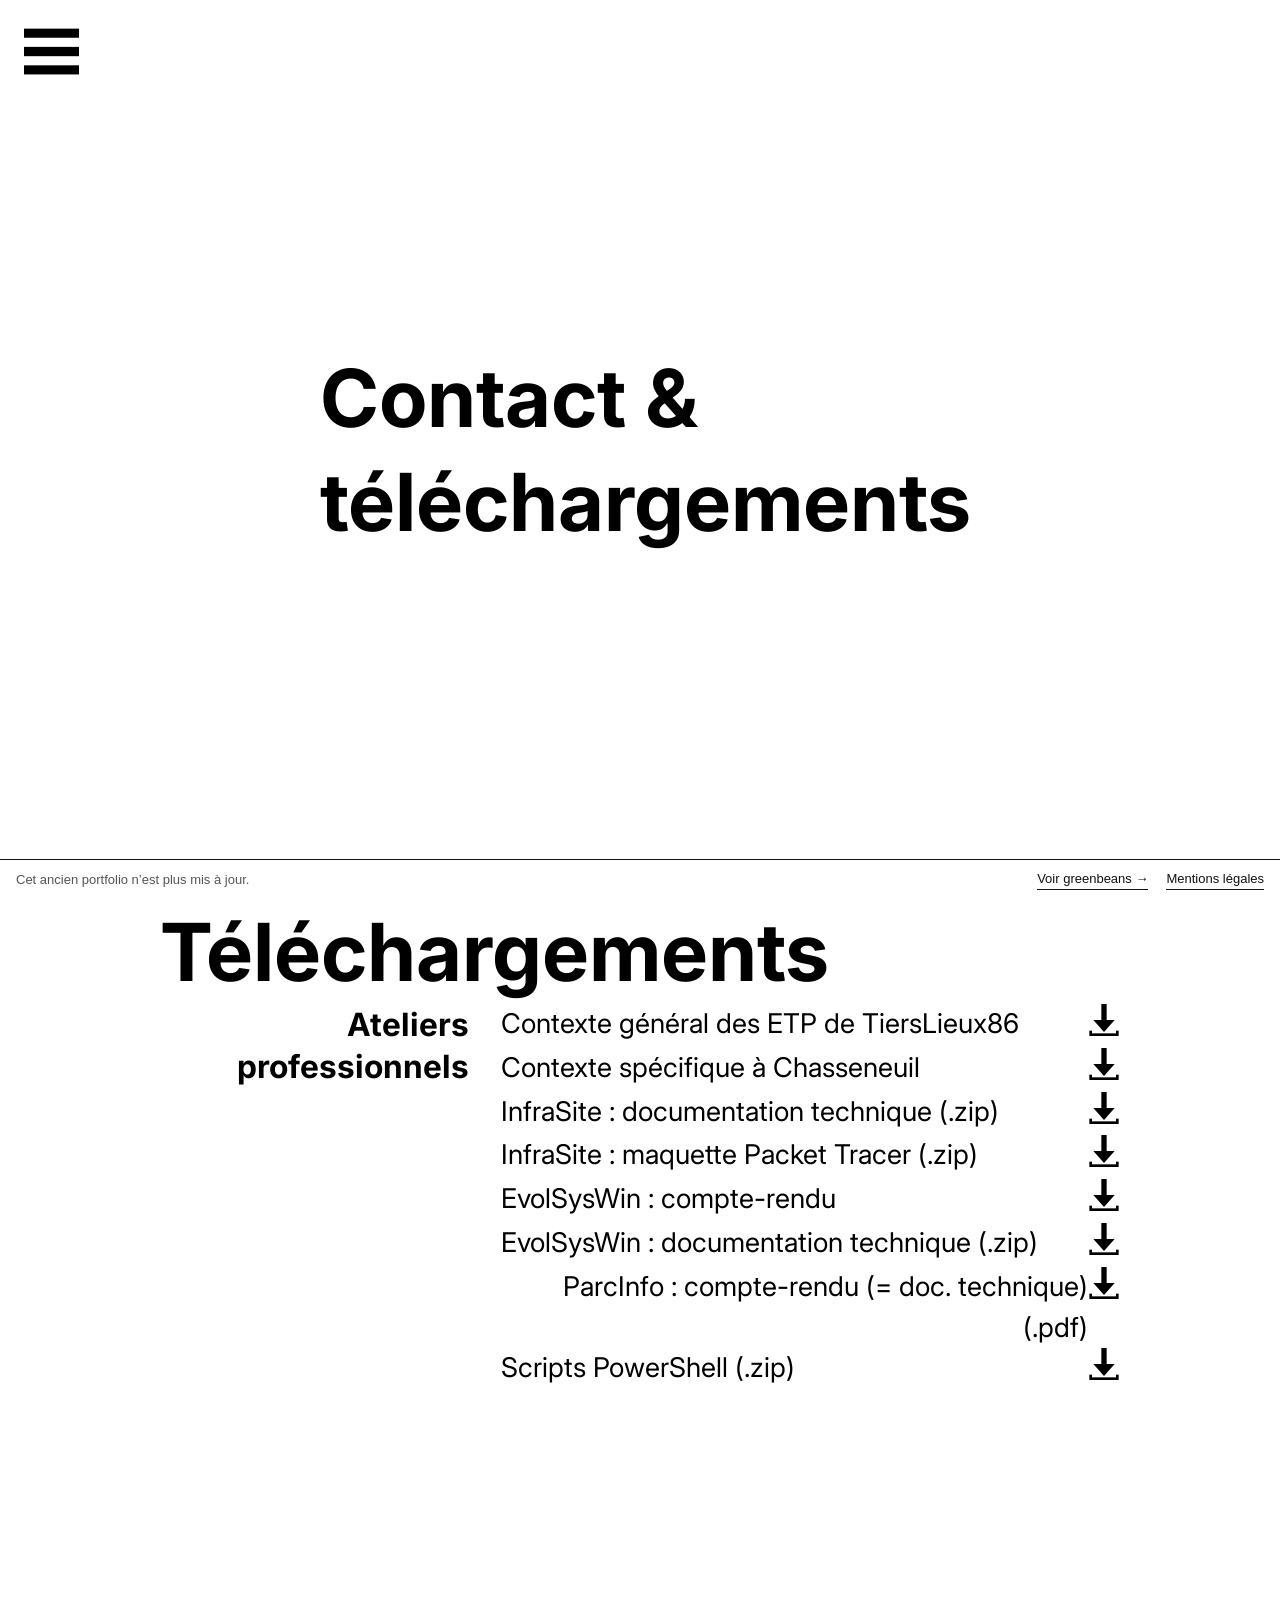
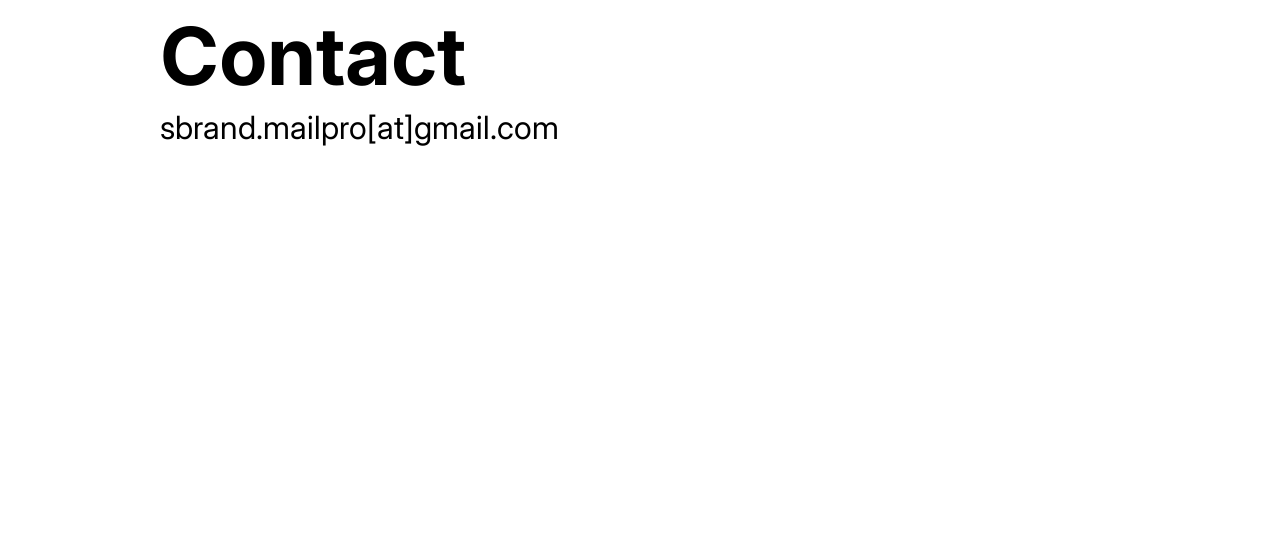
<file: contact.html>
<!DOCTYPE html>
  <html>
  <head>
    <meta name="robots" content="noindex, nofollow">
    <meta charset="utf-8"/>
    <title>Contact</title>
    <meta type="description" content="Contact et téléchargements">

    <link rel="stylesheet" href="./styles/styleContact.css" type="text/css">
  </head>
  <body>
    <button class = "toggle" onclick="toggleMenu()">
      <span class = "menuIcon">
        <img src = "./styles/icons/menu.png">
      </span>
    </button>
    <div class = "fullScreenMenu">
      <ul>
        <li class = "primary"><a href = "./index.html">Accueil</a></li>
        <li class = "secondary"><a href = "./index.html#experience">Expérience</a></li>
        <li class = "secondary"><a href = "./index.html#formation">Formations</a></li>
        <li class = "primary"><a href = "./realisations.html">Réalisations</a></li>
        <li class = "secondary"><a href = "./infrasite.html">InfraSite</a></li>
        <li class = "secondary"><a href = "./evolsyswin.html">EvolSysWin</a></li>
        <li class = "secondary"><a href = "./parcinfo.html">ParcInfo</a></li>
        <li class = "primary"><a href = "./veille_technologique.html">Veille technologique</a></li>
        <li class = "primary"><a href = "./contact.html">Contact</a></li>
        <li class = "secondary"><a href = "./contact.html#telechargements">Téléchargements</a></li>
        <li class = "secondary"><a href = "./contact.html#contact">Ecrivez-moi</a></li>
      </ul>
    </div>
  </div>
  <div class = "hero">
    <div class = "positionTitle title1" id = "telechargements"><h1>Contact & téléchargements</h1></div>
  </div>
  <section>
    <div class = "title1">Téléchargements</div>
    <div class = "row">
      <div class = "column1">
        <div class = "title2">Ateliers professionnels</div>
      </div>
      <div class = "column2">
        <div class = "download">
          Contexte général des ETP de TiersLieux86
          <a href = "./files/ETP-Poitiers.pdf" download><img src="./styles/icons/download.png" alt="Bouton de téléchargement du contexte général" title="Cliquez pour télécharger le contexte général (Poitiers)"></a>
        </div>
        <div class = "download">
          Contexte spécifique à Chasseneuil
          <a href = "./files/ETP-Chasseneuil.pdf" download><img src="./styles/icons/download.png" alt="Bouton de téléchargement du contexte de Chasseneuil" title="Cliquez pour télécharger le contexte spécifique à Chasseneuil (.pdf)"></a>
        </div>
        <div class = "download">
          InfraSite : documentation technique (.zip)
          <a href = "./files/InfraSite-DT.zip" download><img src="./styles/icons/download.png" alt="Bouton de téléchargement de la documentation technique de l'atelier InfraSite" title="Cliquez pour télécharger le compte-rendu de l'atelier InfraSite (.zip)"></a>
        </div>
        <div class = "download">
          InfraSite : maquette Packet Tracer (.zip)
          <a href = "./files/InfraSite-maquette.pkt" download><img src="./styles/icons/download.png" alt="Bouton de téléchargement de la maquette Packet Tracer" title="Cliquez pour télécharger la maquette Packet Tracer (.pkt)"></a>
        </div>
        <div class = "download">
          EvolSysWin : compte-rendu
          <a href = "./files/EvolSysWin-CR.pdf" download><img src="./styles/icons/download.png" alt="Bouton de téléchargement du compte-rendu de l'atelier EvolSysWin" title="Cliquez pour télécharger le compte-rendu de l'atelier de l'atelier EvolSysWin"></a>
        </div>
        <div class = "download">
          EvolSysWin : documentation technique (.zip)
          <a href = "./files/EvolSysWin-DT.zip" download><img src="./styles/icons/download.png" alt="Bouton de téléchargement de la documentation technique de l'atlier EvolSysWin" title="Cliquez pour télécharger la documentation technique de l'atelier EvolSysWin"></a>
        </div>
        <div class = "download">
          ParcInfo : compte-rendu (= doc. technique) (.pdf)
          <a href = "./files/ParcInfo-DT.pdf" download><img src="./styles/icons/download.png" alt="Bouton de téléchargement de la documentation technique de l'atlier ParcInfo" title="Cliquez pour télécharger le compte-rendu de l'atelier ParcInfo"></a>
        </div>
        <div class = "download">
          Scripts PowerShell (.zip)
          <a href = "./files/PWSAD.zip" download><img src="./styles/icons/download.png" alt="Bouton de téléchargement des scripts PowerShell" title="Cliquez pour télécharger les scripts Powershell (.zip)"></a>
        </div>
      </div>
    </div>
  </div>
</section>
<section>  
  <div class = "title1" id = "contact">Contact</div>
  <div class = "title3">sbrand.mailpro[at]gmail.com</div>
</section>
<div class = "afterGlobal"></div>
</body>
<script>
  function toggleMenu(){
   const menu = document.querySelector(".fullScreenMenu");
   const btn = document.querySelector(".toggle");

   menu.classList.contains("active") ? menu.classList.remove("active") : menu.classList.add("active");
 }
   (function () {
  function inject() {
    var css =
      '.gb-legalbar{position:fixed;left:0;right:0;bottom:0;z-index:9999;' +
        'display:flex;align-items:center;justify-content:space-between;gap:16px;' +
        'flex-wrap:wrap;padding:10px 16px;background:#ffffff;color:#111111;' +
        'border-top:1px solid #111111;' +
        'font:13px/1.4 -apple-system,BlinkMacSystemFont,"Segoe UI",Helvetica,Arial,sans-serif;}' +
      '.gb-legalbar p{margin:0;color:#555555;}' +
      '.gb-legalbar nav{display:flex;gap:18px;align-items:center;flex-wrap:wrap;}' +
      '.gb-legalbar a{color:#111111;text-decoration:none;border-bottom:1px solid #111111;padding-bottom:1px;}' +
      '.gb-legalbar a:hover{opacity:.6;}' +
      'body.gb-legalbar-active{padding-bottom:48px;}';

    var style = document.createElement('style');
    style.textContent = css;
    document.head.appendChild(style);

    var bar = document.createElement('div');
    bar.className = 'gb-legalbar';
    bar.innerHTML =
      '<p>Cet ancien portfolio n\u2019est plus mis \u00e0 jour.</p>' +
      '<nav>' +
        '<a href="https://brd-cnd.github.io/greenbeans/home.html">Voir greenbeans \u2192</a>' +
        '<a href="mentions-legales.html">Mentions l\u00e9gales</a>' +
      '</nav>';

    document.body.appendChild(bar);
    document.body.classList.add('gb-legalbar-active');
  }

  if (document.readyState === 'loading') {
    document.addEventListener('DOMContentLoaded', inject);
  } else {
    inject();
  }
})();
</script>

</html>
</file>
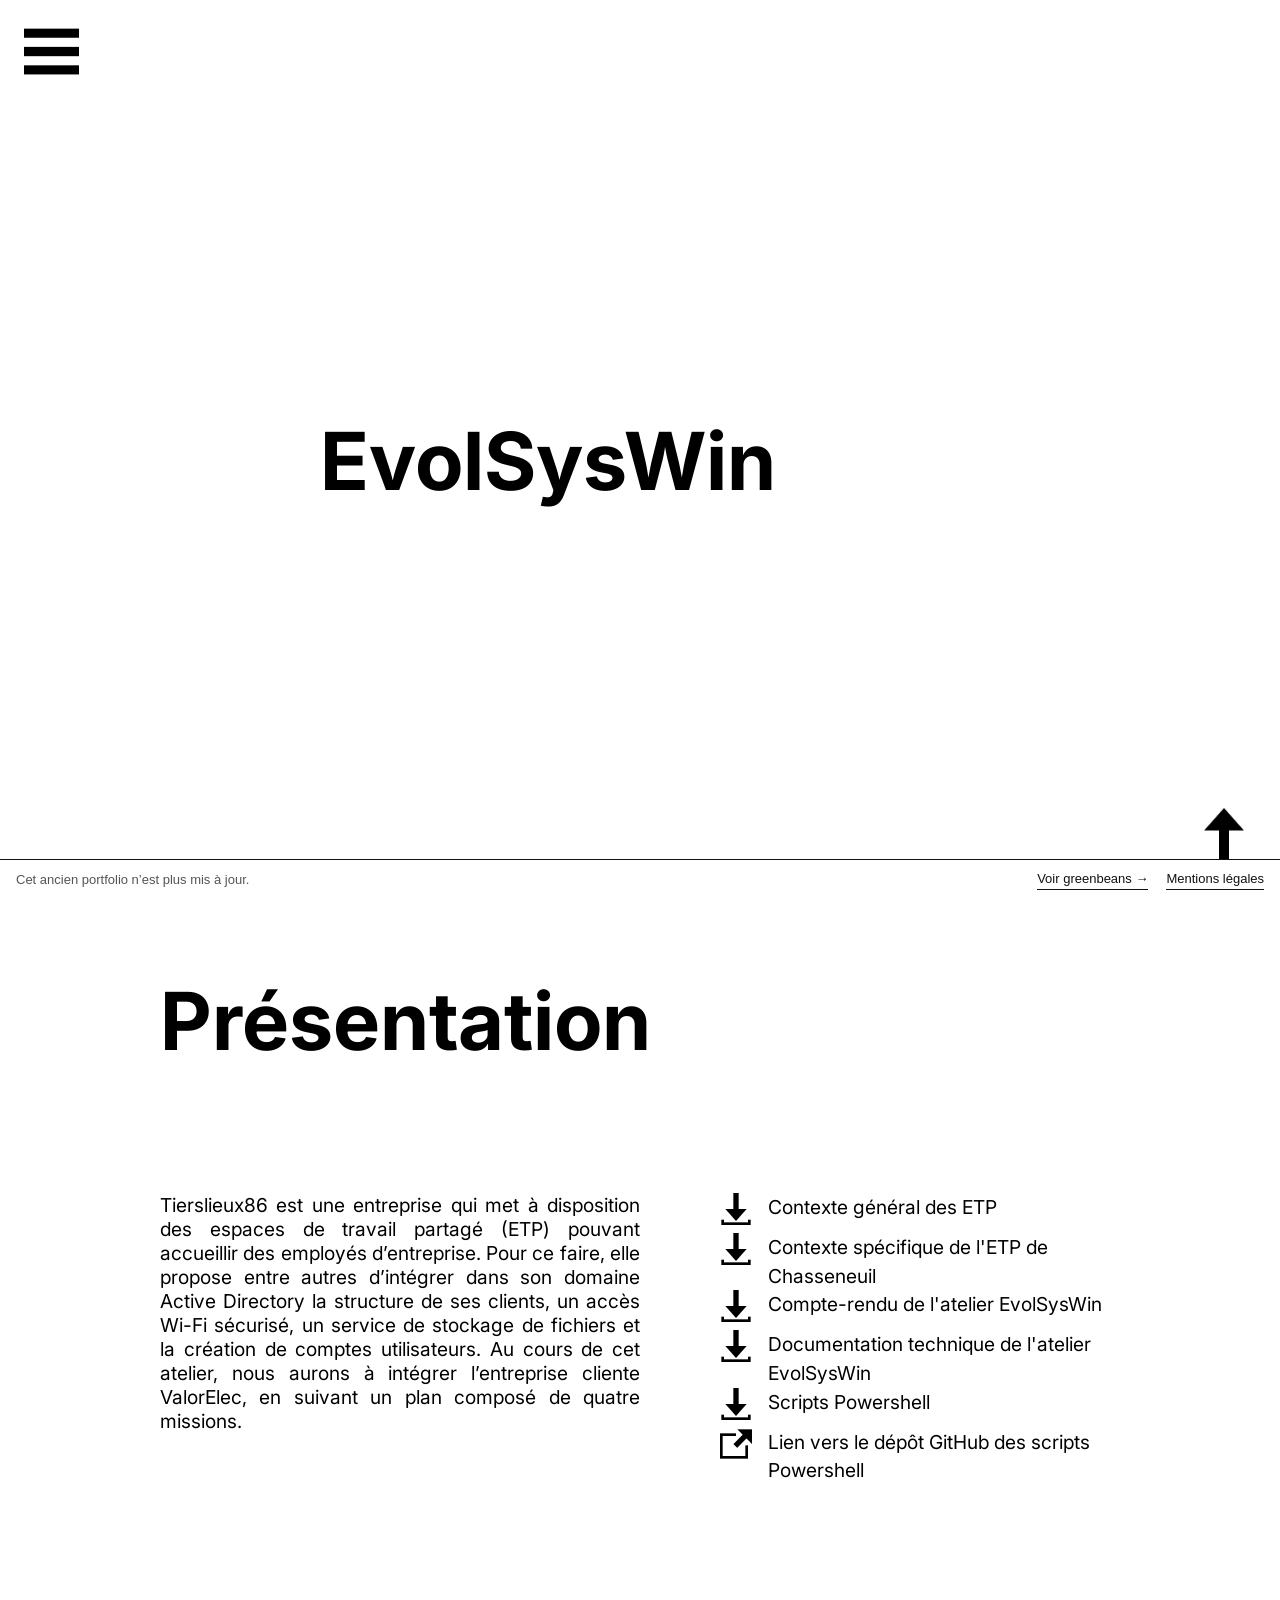
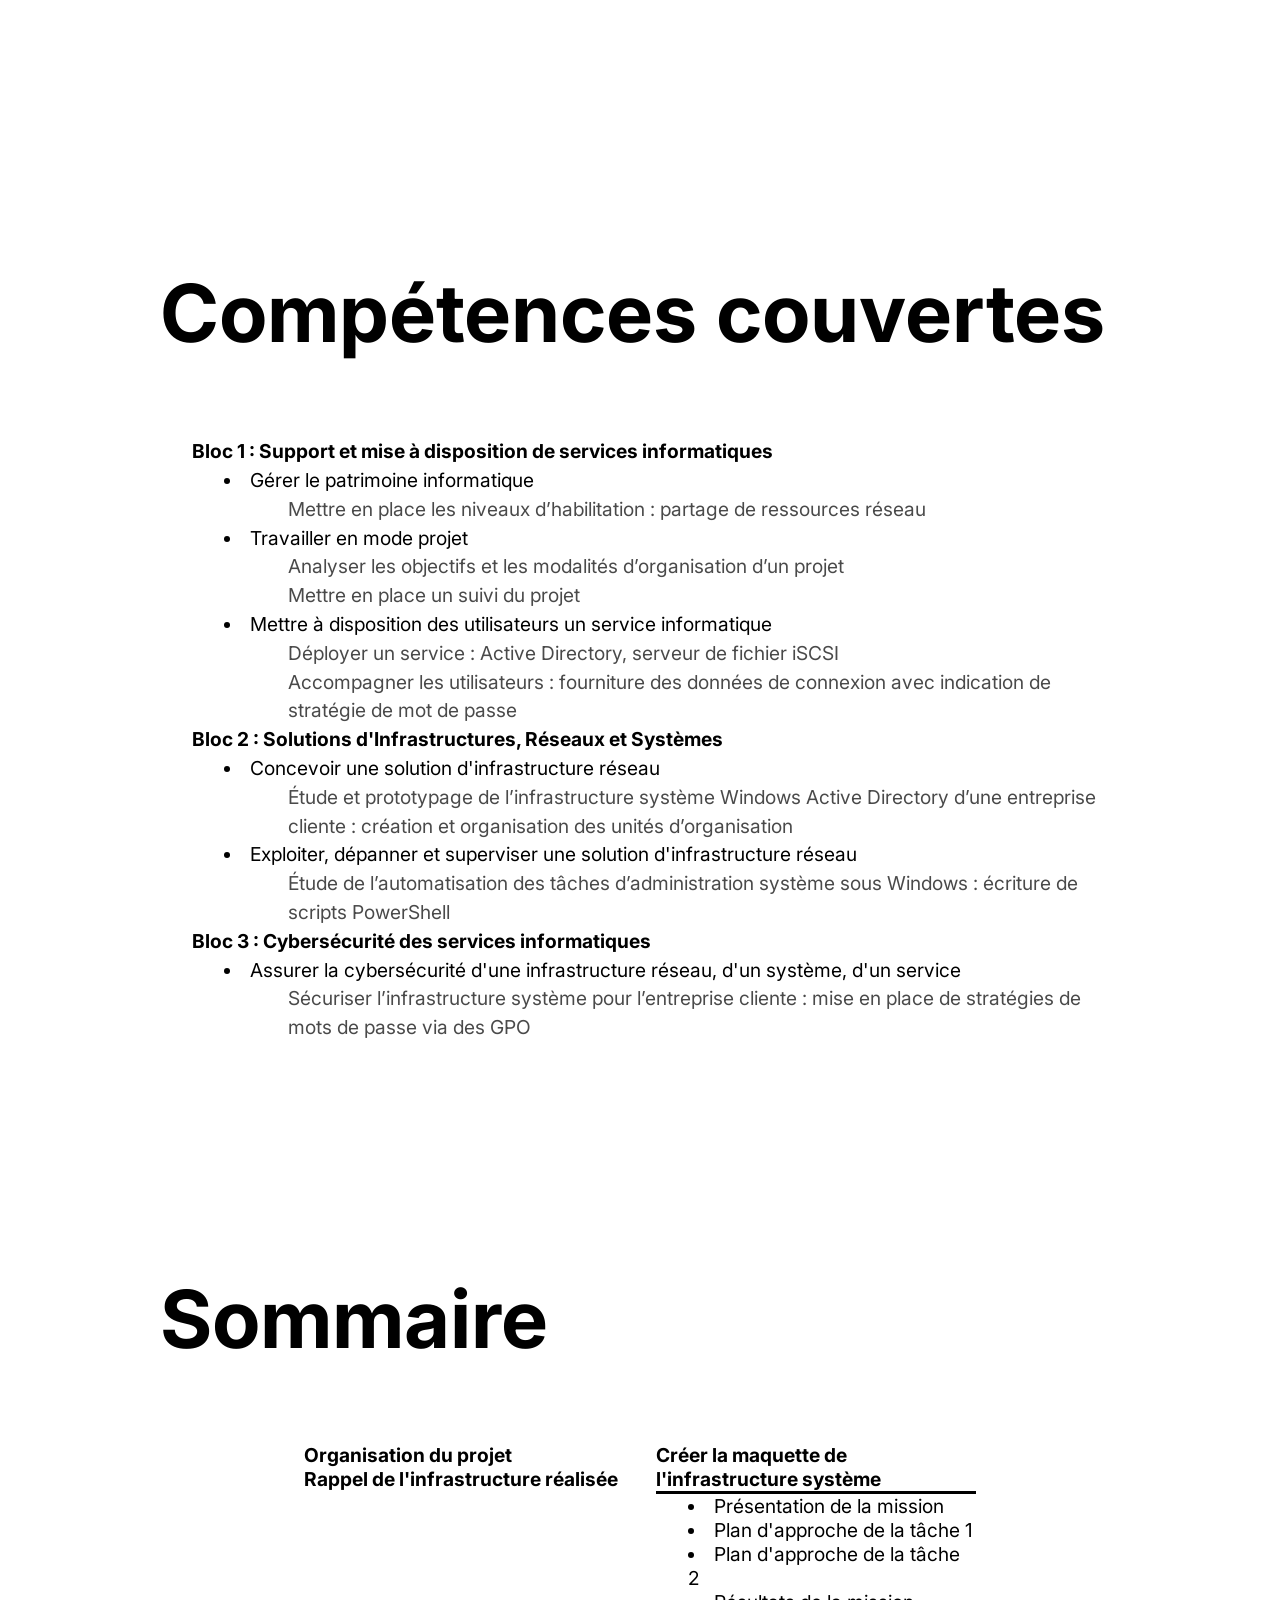
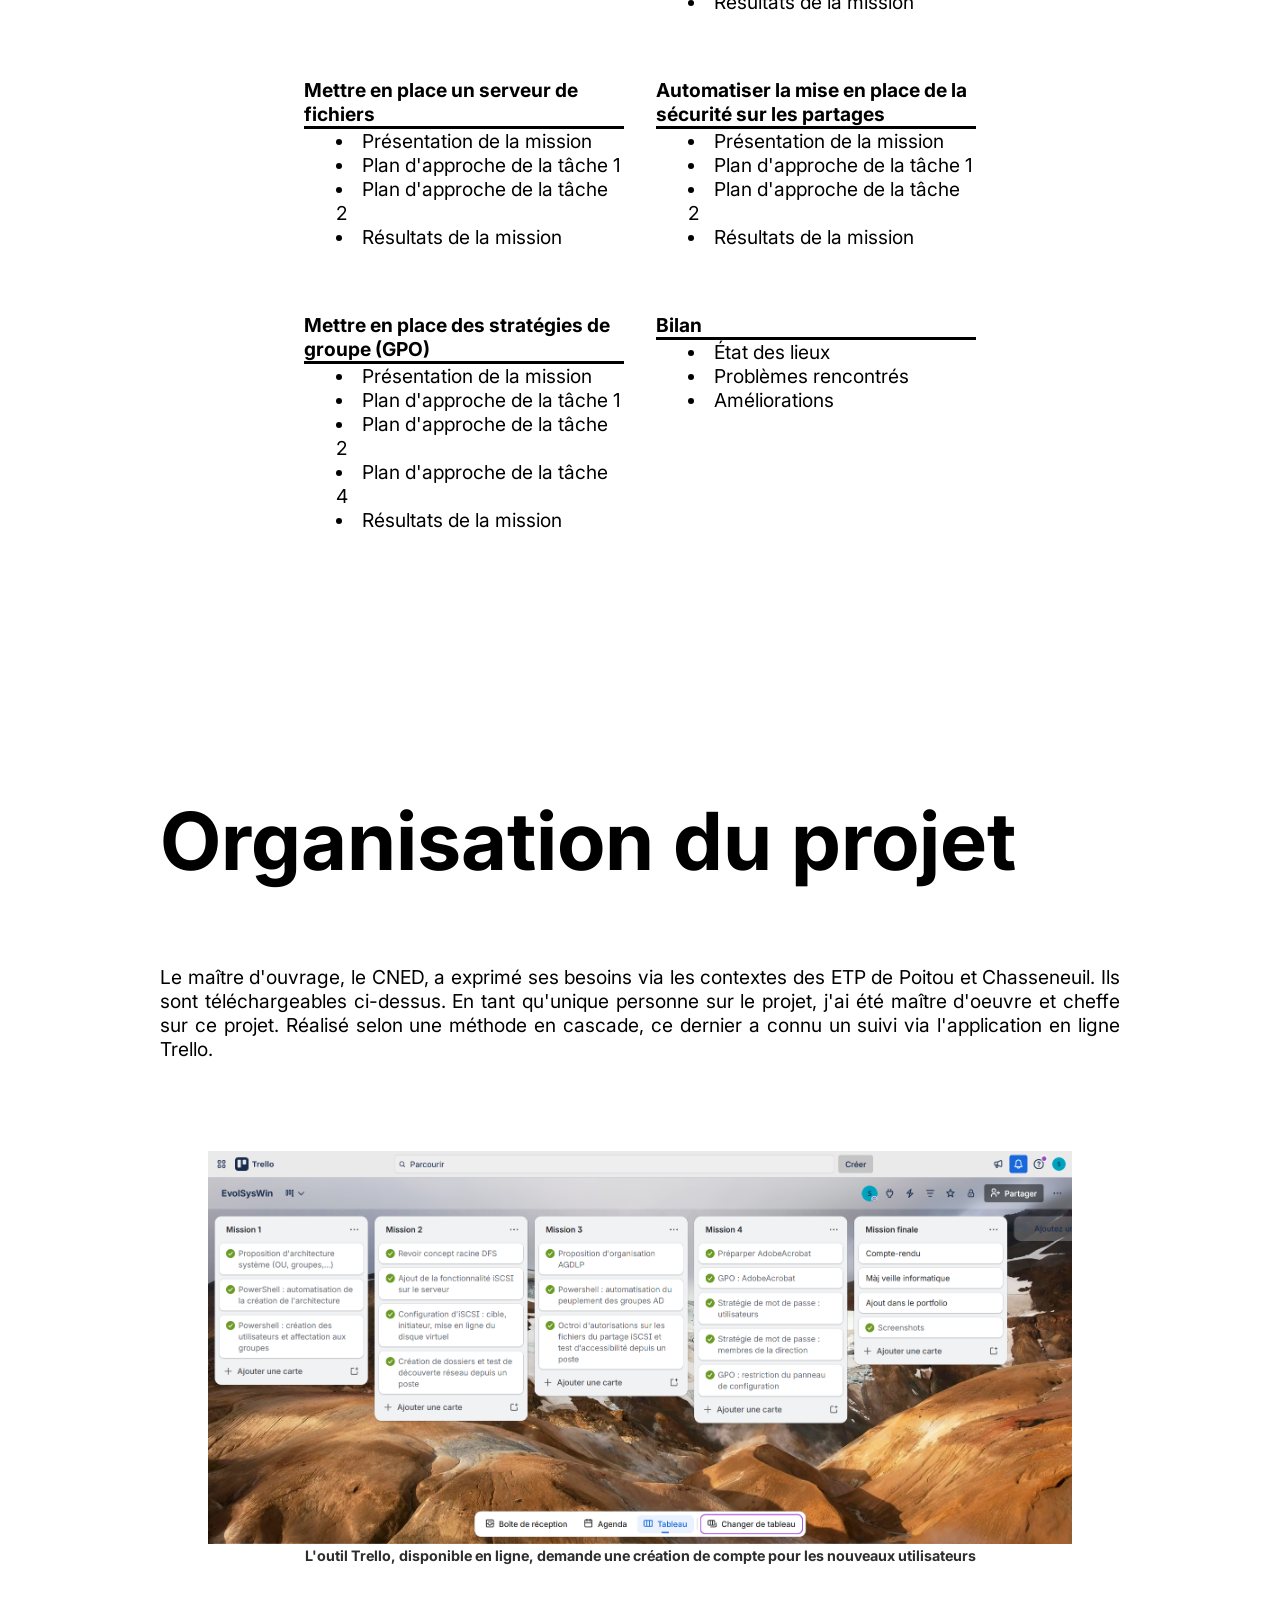
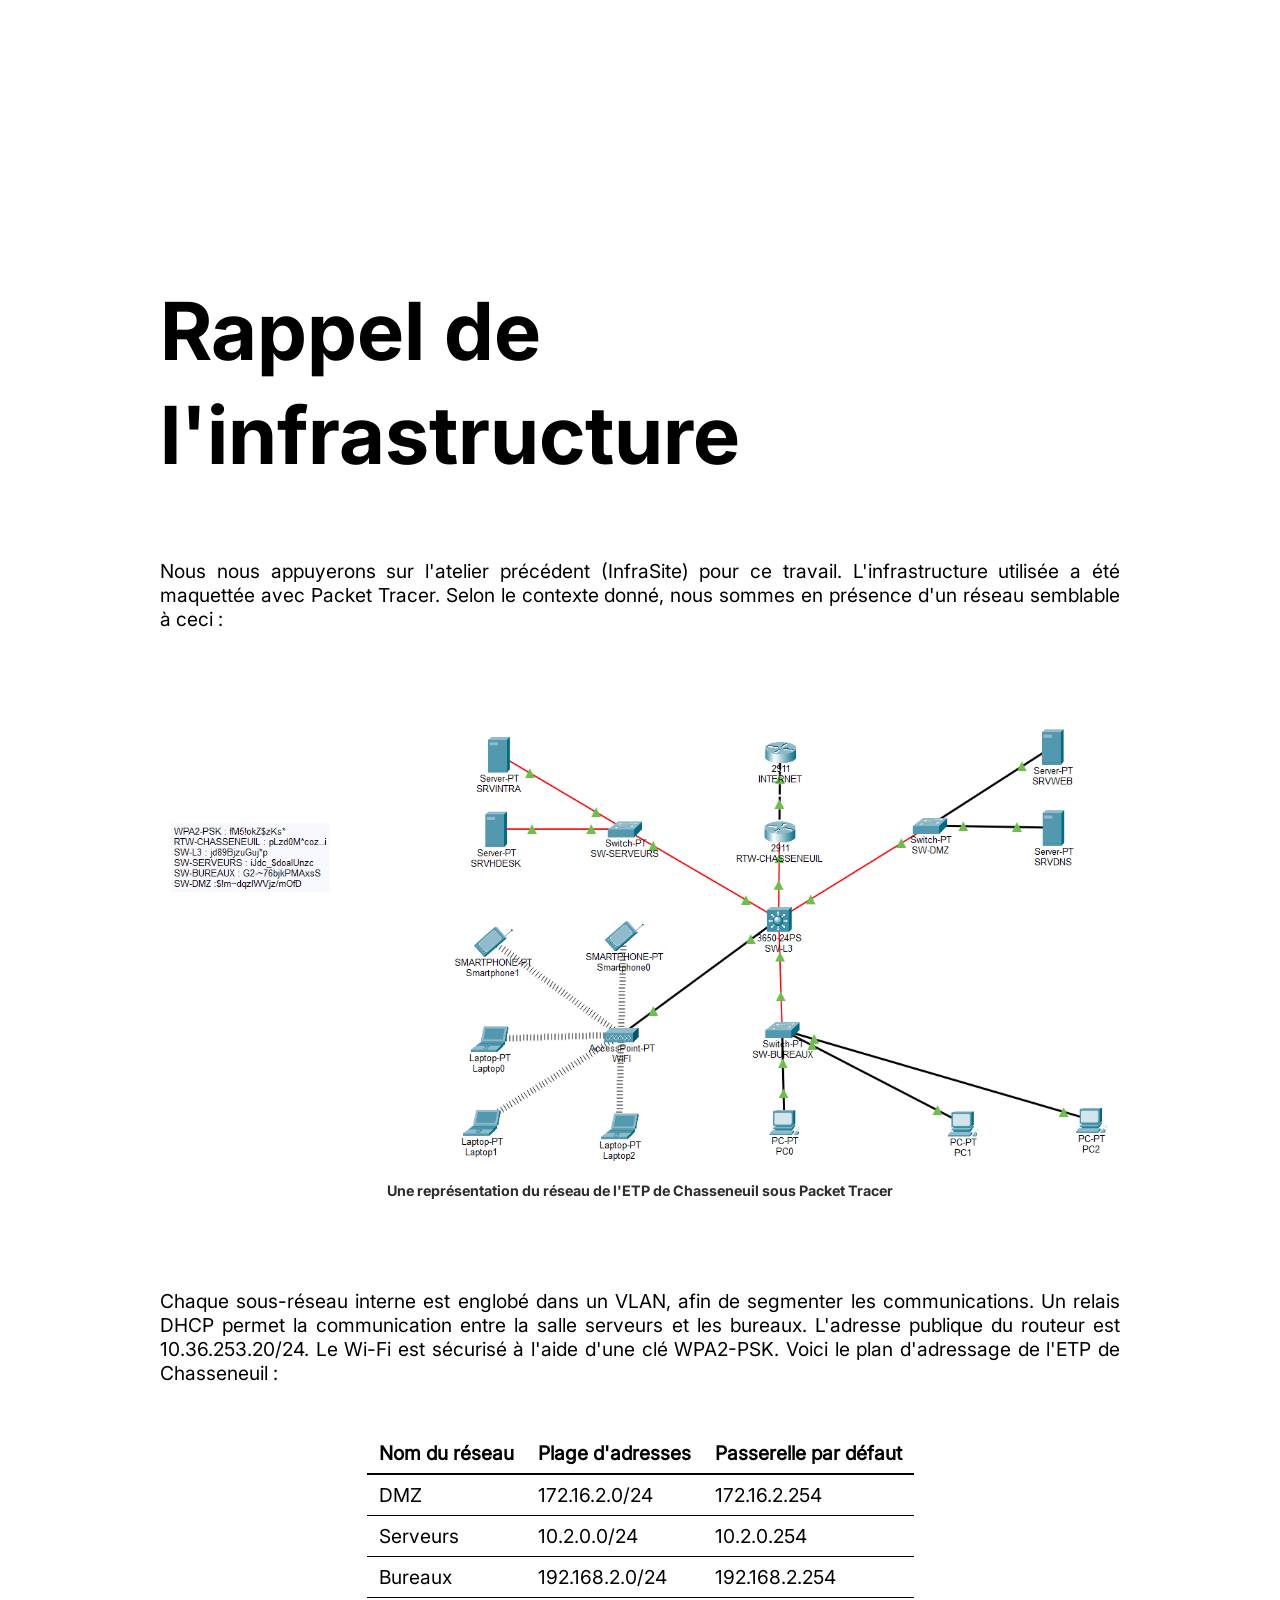
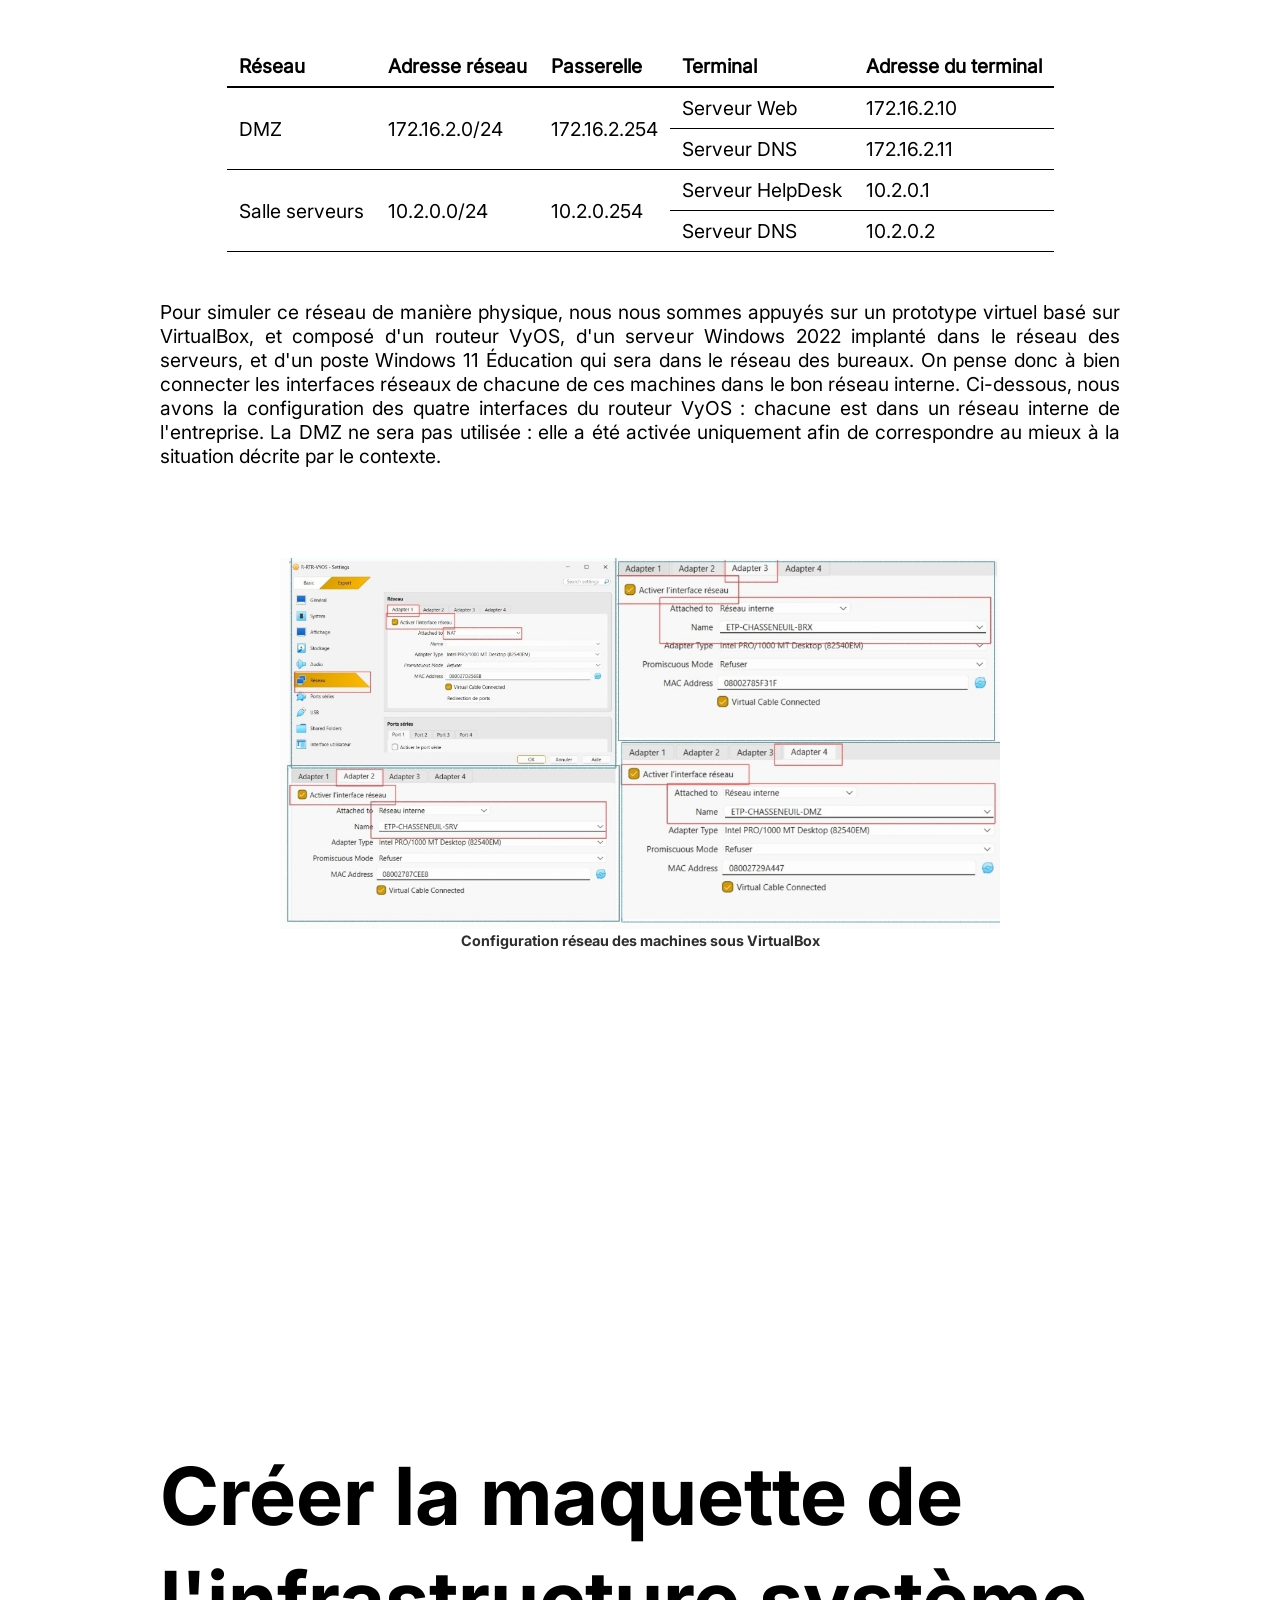
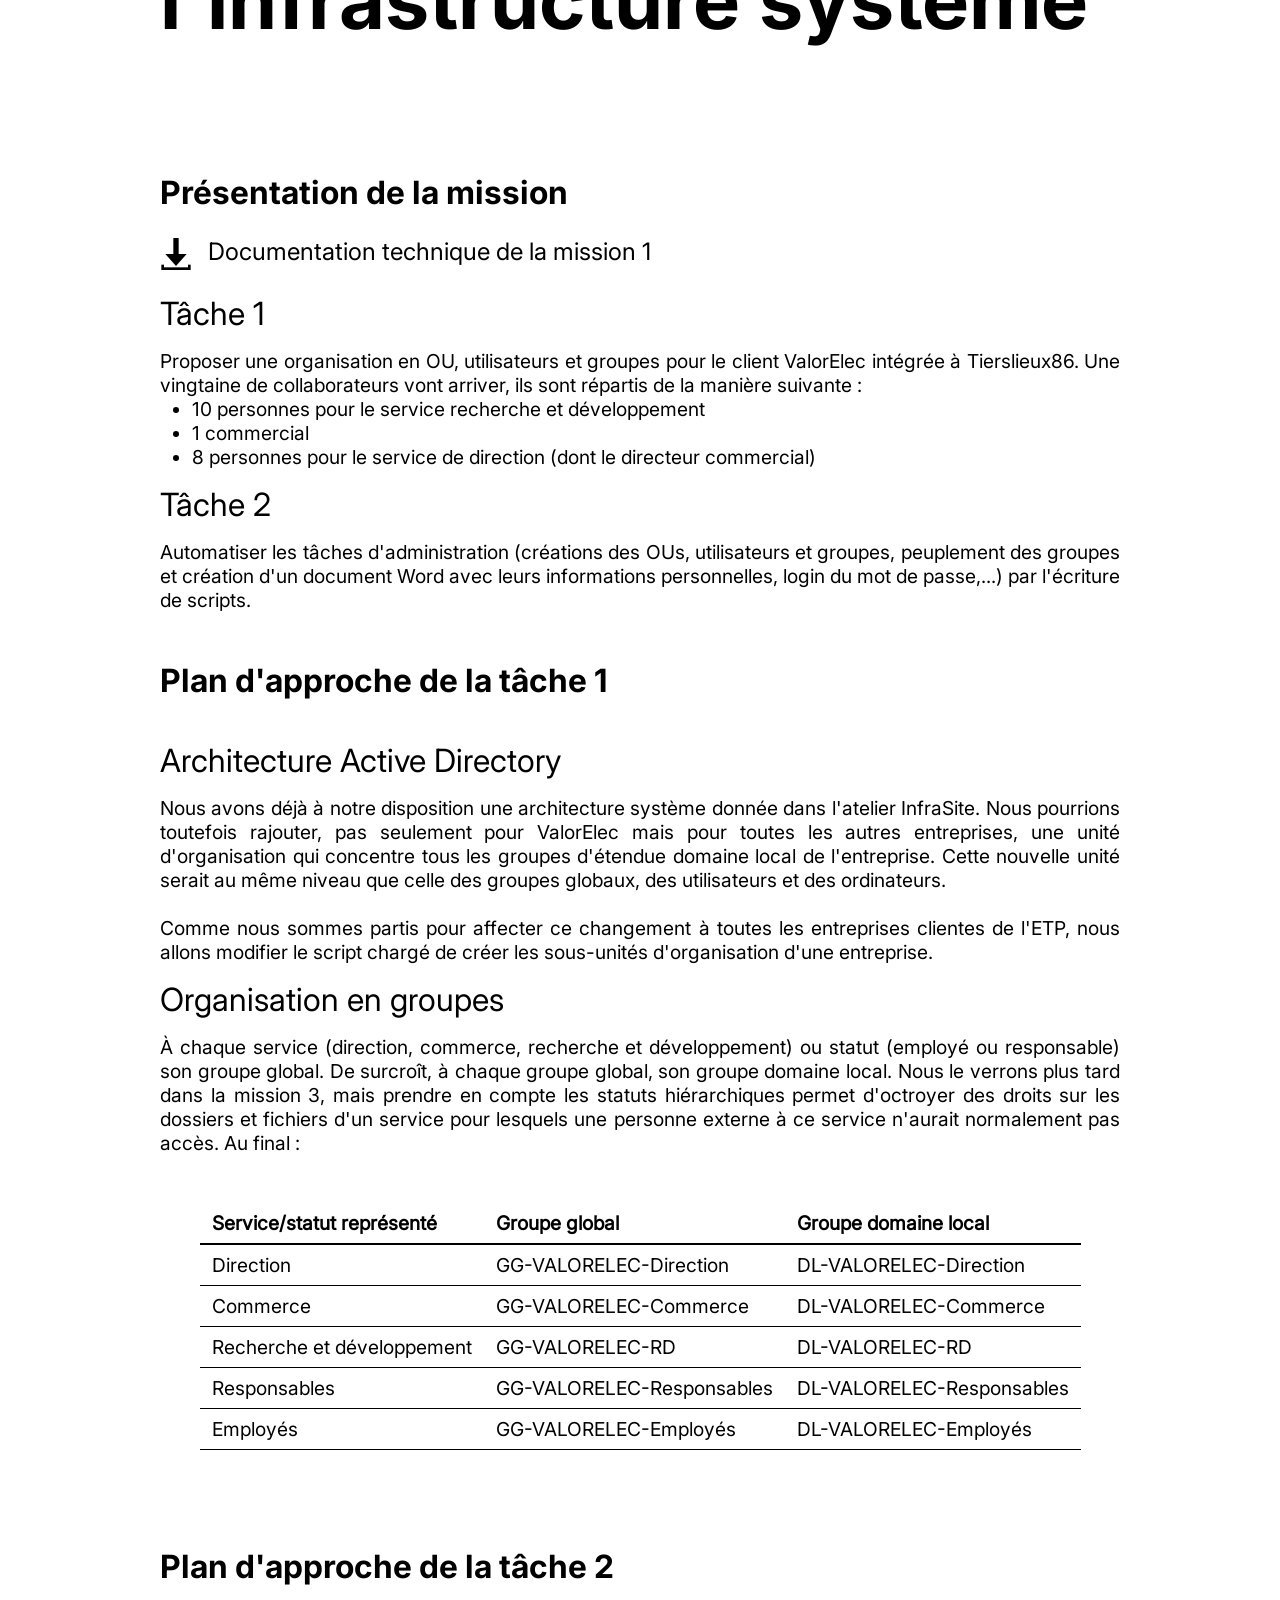
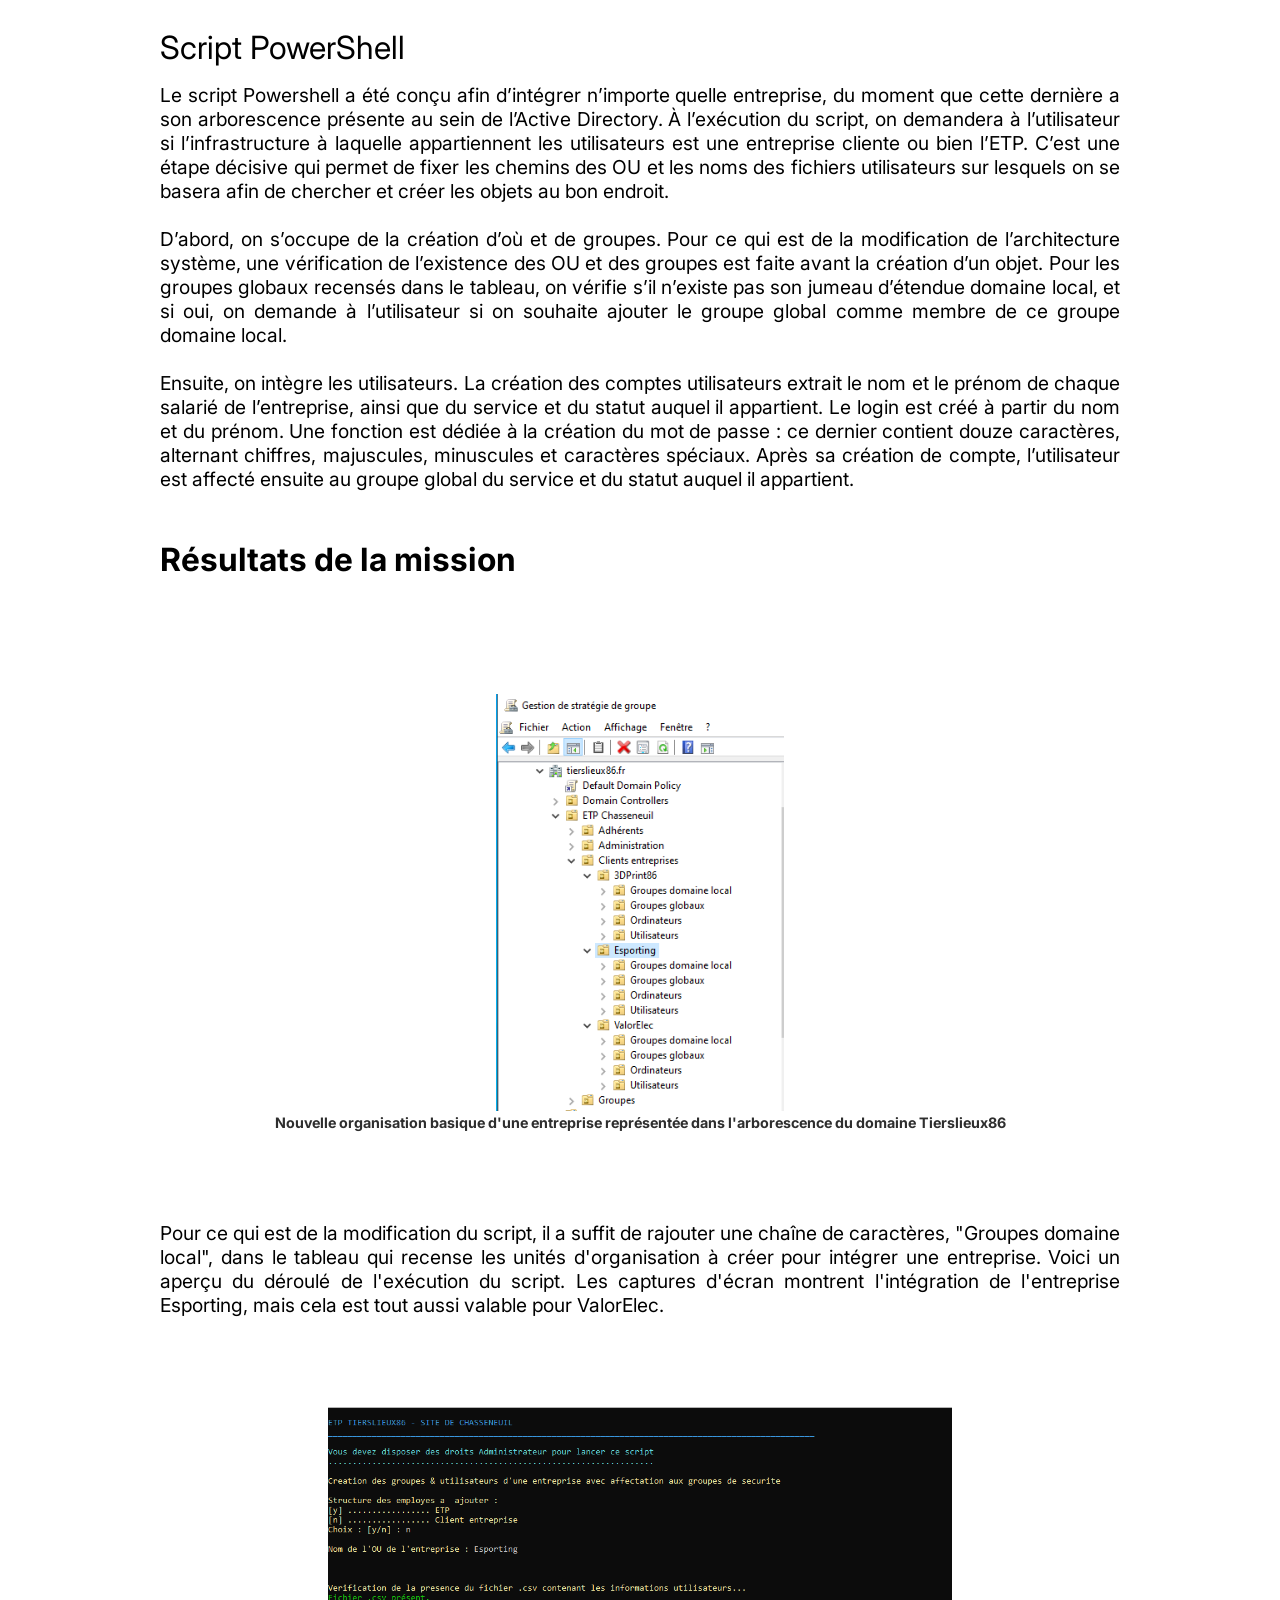
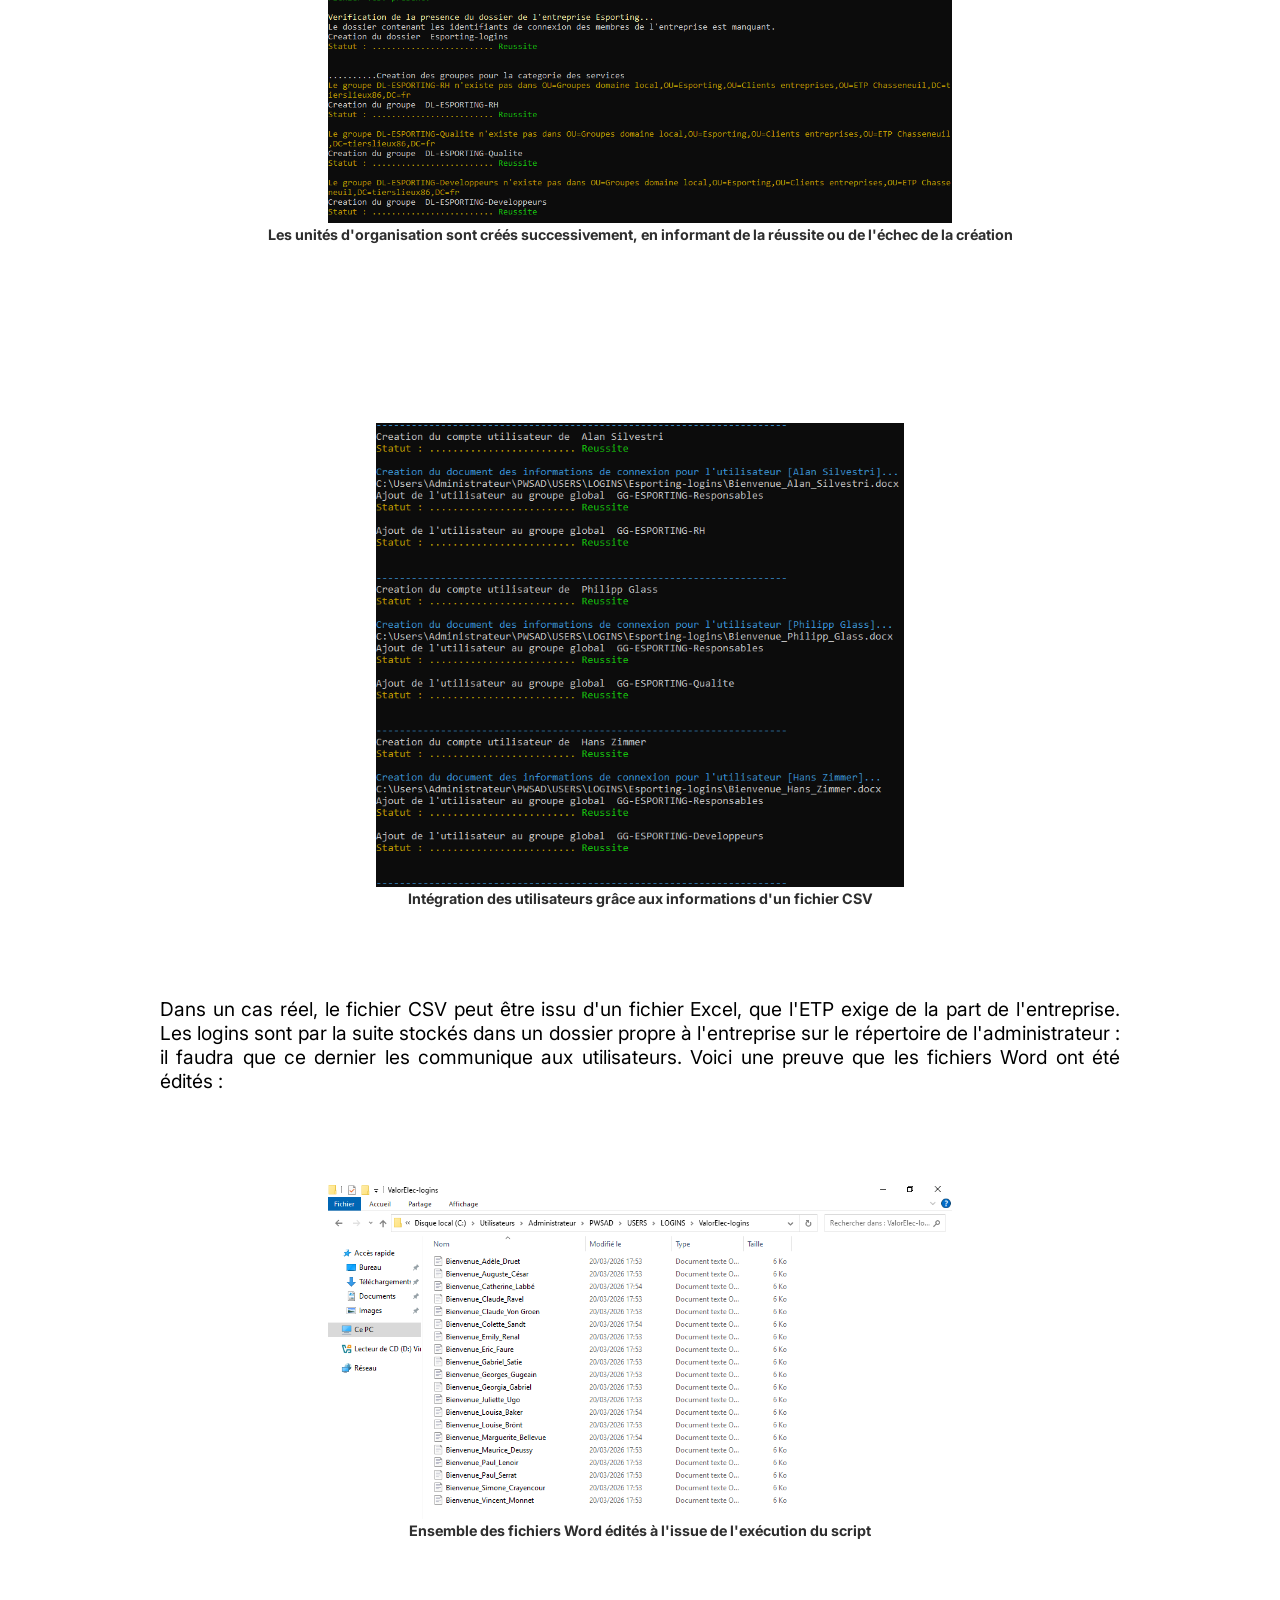
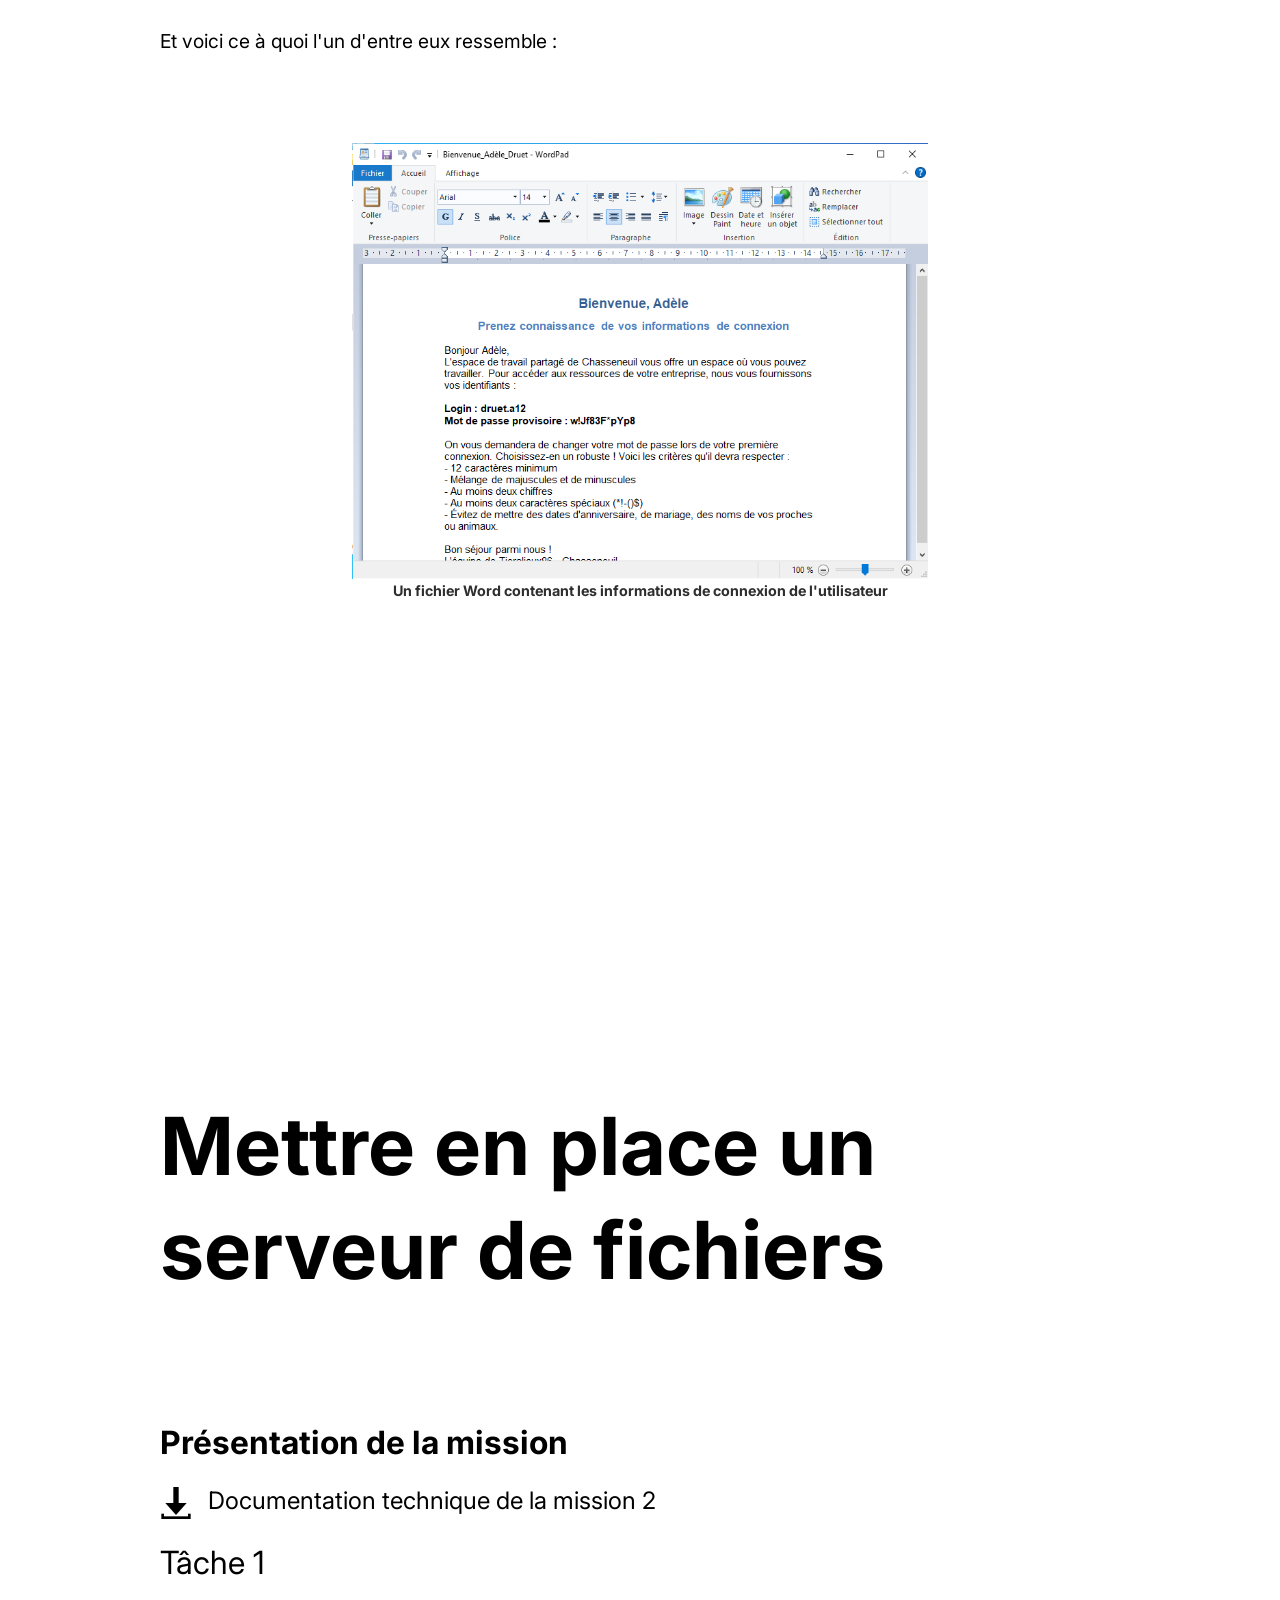
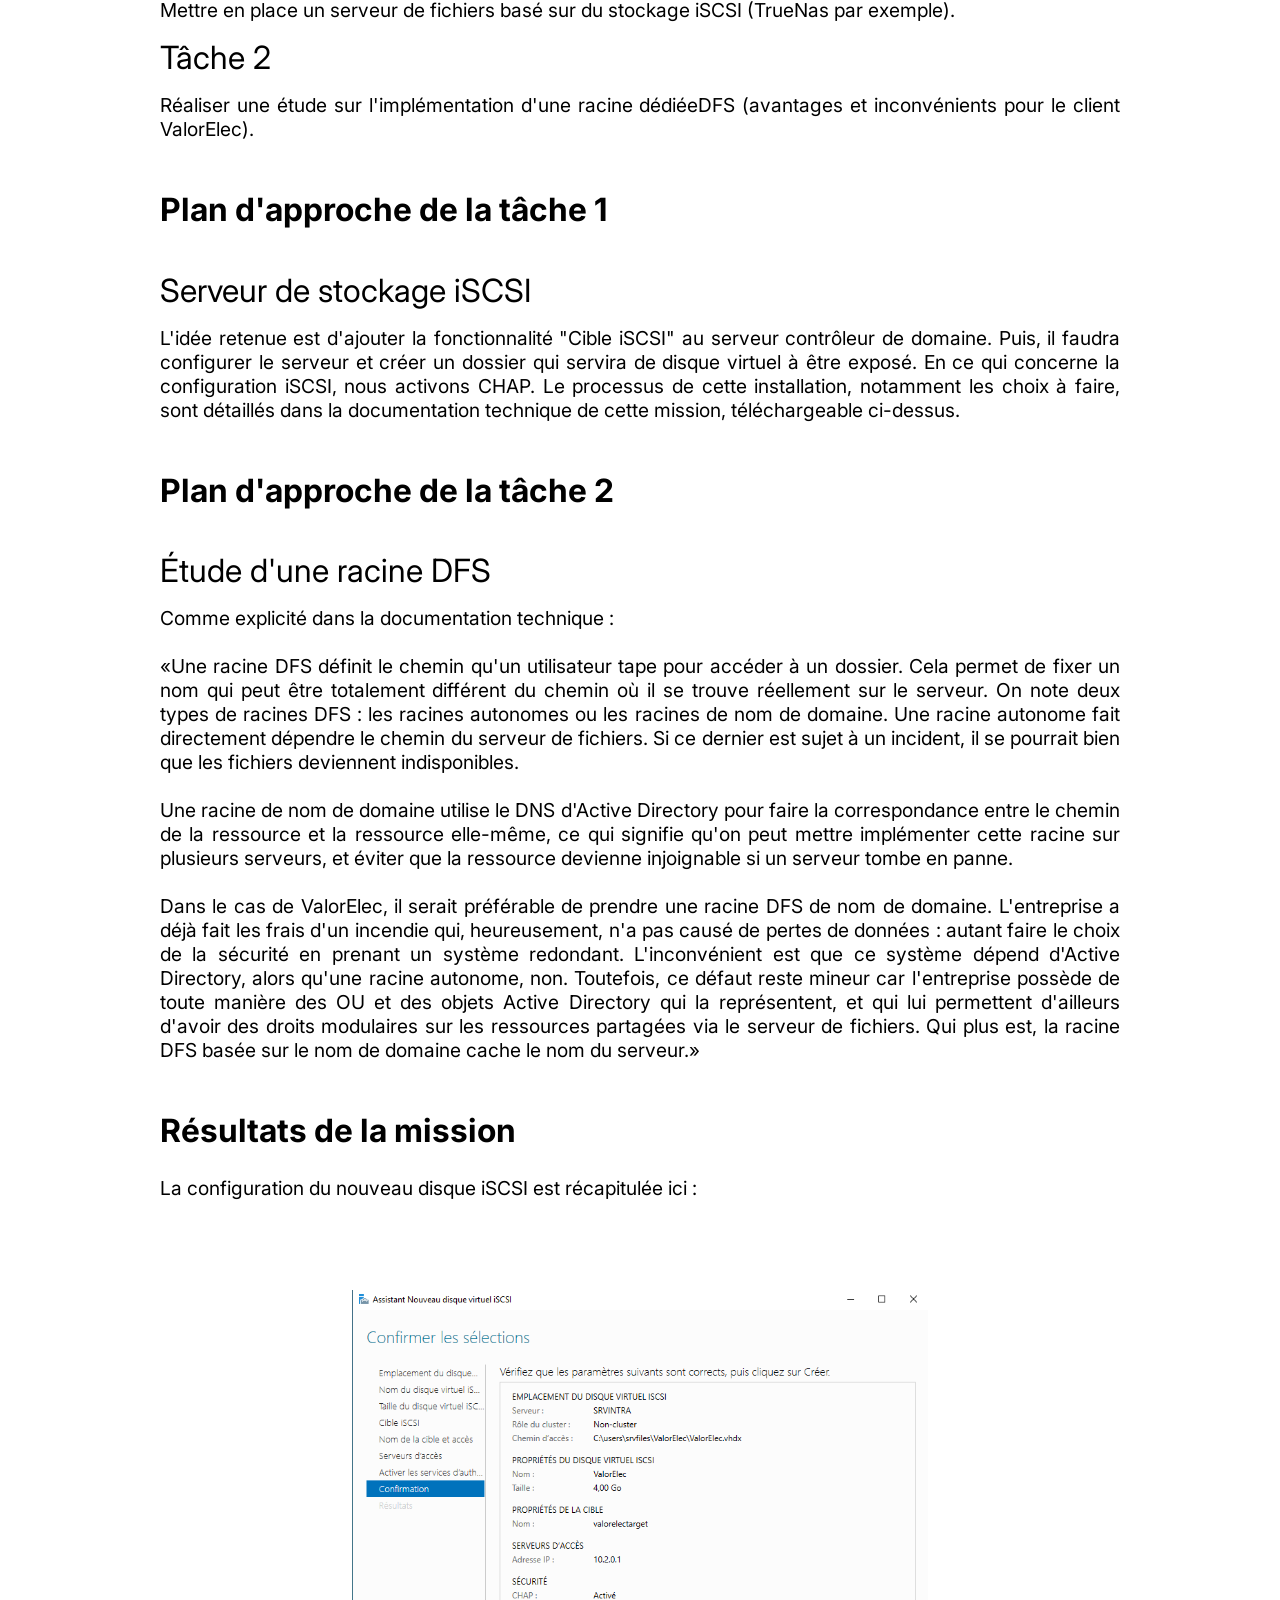
<file: evolsyswin.html>
<!DOCTYPE html>
  <html>
  <head>
    <meta name="robots" content="noindex, nofollow">
    <meta charset="utf-8"/>
    <title>EvolSysWin</title>
    <meta type="description" content="Atelier professionnel EvolSysWin">
    
    <link rel="stylesheet" href="./styles/styleAP.css" type="text/css">
  </head>
  <body>
    <button class = "toggle" onclick="toggleMenu()">
      <span class = "menuIcon">
        <img src = "./styles/icons/menu.png">
      </span>
    </button>
    <button class = "backUp">
      <a href = "#sommaire">
        <img src = "./styles/icons/arrow.png">
      </a>
    </button>
    <div class = "fullScreenMenu">
      <ul>
        <li class = "primary"><a href = "./index.html">Accueil</a></li>
        <li class = "secondary"><a href = "./index.html#experience">Expérience</a></li>
        <li class = "secondary"><a href = "./index.html#formation">Formations</a></li>
        <li class = "primary"><a href = "./realisations.html">Réalisations</a></li>
        <li class = "secondary"><a href = "./infrasite.html">InfraSite</a></li>
        <li class = "secondary"><a href = "./evolsyswin.html">EvolSysWin</a></li>
        <li class = "secondary"><a href = "./parcinfo.html">ParcInfo</a></li>
        <li class = "primary"><a href = "./veille_technologique.html">Veille technologique</a></li>
        <li class = "primary"><a href = "./contact.html">Contact</a></li>
        <li class = "secondary"><a href = "./contact.html#telechargements">Téléchargements</a></li>
        <li class = "secondary"><a href = "./contact.html#contact">Ecrivez-moi</a></li>
      </ul>
    </div>
    <div class = "hero">
      <div class = "positionTitle title1"><h1>EvolSysWin</h1></div>
    </div>
    <section>
      <div class = "title1">Présentation</div>
      <div class = "presentation">
        <div class = "textPresentation">
          Tierslieux86 est une entreprise qui met à disposition des espaces de travail partagé (ETP) pouvant accueillir des employés d’entreprise. Pour ce faire, elle propose entre autres d’intégrer dans son domaine Active Directory la structure de ses clients, un accès Wi-Fi sécurisé, un service de stockage de fichiers et la création de comptes utilisateurs. Au cours de cet atelier, nous aurons à intégrer l’entreprise cliente ValorElec, en suivant un plan composé de quatre missions. 
        </div>
        <div class = "downloadPresentation">
          <div class = "download">
            <div>
              <a href = "./files/ETP-Poitiers.pdf" download><img src = "./styles/icons/download.png" alt = "Bouton de téléchargement du contexte général des ETP" title = "Téléchargez le PDF du contexte général de l'ETP"></a>
            </div>
            <div>
              Contexte général des ETP
            </div>
          </div>
          <div class = "download">
            <div>
              <a href = "./files/ETP-Chasseneuil.pdf" download><img src = "./styles/icons/download.png" alt = "Bouton de téléchargement du contexte spécifique de l'ETP de Chasseneuil" title = "Téléchargez le PDF du contexte de l'ETP de Chasseneuil"></a>
            </div>  
            <div>
              Contexte spécifique de l'ETP de Chasseneuil
            </div>
          </div>
          <div class = "download">
            <div>
              <a href = "./files/EvolSysWin-CR.pdf" download><img src = "./styles/icons/download.png" alt = "Bouton de téléchargement du compte-rendu de l'atelier EvolSysWin" title = "Téléchargez le PDF du compte-rendu de l'atelier EvolSysWin"></a>
            </div>
            <div>Compte-rendu de l'atelier EvolSysWin</div>
          </div>
          <div class = "download">
            <div>
              <a href = "./files/EvolSysWin-DT.zip" download><img src = "./styles/icons/download.png" alt = "Bouton de téléchargement de l'ensemble de la documentation technique de l'atelier EvolSysWin" title = "Téléchargez le PDF du compte-rendu de l'atelier EvolSysWin"></a>
            </div>
            <div>Documentation technique de l'atelier EvolSysWin</div>
          </div>
          <div class = "download">
            <div>
              <a href =  "./files/PWSAD.zip" download><img src = "./styles/icons/download.png" alt = "Bouton de téléchargement de l'ensemble des scripts Powershell" title = "Téléchargez l'ensemble des scripts Powershell"></a>
            </div>  
            <div>
              Scripts Powershell
            </div>
          </div>
          <div class = "download">
            <div>
              <a href = "https://github.com/brd-cnd/PWSAD" rel="noopener" target="_blank"><img src = "./styles/icons/open.png" alt = "Lien vers le dépôt GitHub des scripts Powershell" title = "Aller vers le dépôt GitHub des scripts Powershell (nouvelle fenêtre)"></a>
            </div>  
            <div>
              Lien vers le dépôt GitHub des scripts Powershell
            </div>
          </div>
        </div>
      </div>
    </div>
  </section>
  <section class = "sectionList">
    <div class = "title1">Compétences couvertes</div>
    <ul>
      <li>Bloc 1 : Support et mise à disposition de services informatiques
        <ul>
          <li>Gérer le patrimoine informatique
            <ul>
              <li>Mettre en place les niveaux d’habilitation : partage de ressources réseau</li>
            </ul>
          </li>
          <li>Travailler en mode projet
            <ul>
              <li>Analyser les objectifs et les modalités d’organisation d’un projet</li>
              <li>Mettre en place un suivi du projet</li>
            </ul>
          </li>
          <li>
            Mettre à disposition des utilisateurs un service informatique
            <ul>
              <li>Déployer un service : Active Directory, serveur de fichier iSCSI</li>
              <li>Accompagner les utilisateurs : fourniture des données de connexion avec indication de stratégie de mot de passe</li>
            </ul>
          </li>
        </ul>
      </li>
      <li>
        Bloc 2 : Solutions d'Infrastructures, Réseaux et Systèmes
        <ul>
          <li>
            Concevoir une solution d'infrastructure réseau
            <ul>
              <li>Étude et prototypage de l’infrastructure système Windows Active Directory d’une entreprise cliente : création et organisation des unités d’organisation</li>
            </ul>
          </li>
          <li>
            Exploiter, dépanner et superviser une solution d'infrastructure réseau
            <ul>
              <li>Étude de l’automatisation des tâches d’administration système sous Windows : écriture de scripts PowerShell</li>
            </ul>
          </li>
        </ul>
      </li>
      <li>
        Bloc 3 : Cybersécurité des services informatiques
        <ul>
          <li>
            Assurer la cybersécurité d'une infrastructure réseau, d'un système, d'un service
            <ul>
              <li>Sécuriser l’infrastructure système pour l’entreprise cliente : mise en place de stratégies de mots de passe via des GPO</li>
            </ul>
          </li>
        </ul>
      </li>
    </ul>
  </section>
  <section>
    <div class = "title1" id = "sommaire">Sommaire</div>
    <div class = "ensemblePartie">
      <div class = "partie">
        <a href="#organisation" class = "titrePartie">Organisation du projet</a><br>
        <a href="#rappel" class = "titrePartie">Rappel de l'infrastructure réalisée</a>
      </div>
      <div class = "partie">
        <a href="#M1" class = "titrePartie">Créer la maquette de l'infrastructure système</a><br>
        <ul>
          <li><a href="#M1-presentation" class = "elementPartie">Présentation de la mission</a></li>
          <li><a href="#M1-T1" class = "elementPartie">Plan d'approche de la tâche 1</a></li>
          <li><a href="#M1-T2" class = "elementPartie">Plan d'approche de la tâche 2</a></li>
          <li><a href="#M1-resultat" class = "elementPartie">Résultats de la mission</a></li>
        </ul>
      </div>
      <div class = "partie">
        <a href="#M2" class = "titrePartie">Mettre en place un serveur de fichiers</a>
        <ul>
          <li><a href="#M2-presentation" class = "elementPartie">Présentation de la mission</a></li>
          <li><a href="#M2-T1" class = "elementPartie">Plan d'approche de la tâche 1</a></li>
          <li><a href="#M2-T2" class = "elementPartie">Plan d'approche de la tâche 2</a></li>
          <li><a href="#M2-resultat" class = "elementPartie">Résultats de la mission</a></li>
        </li>
      </div>
      <div class = "partie">
        <a href="#M3" class = "titrePartie">Automatiser la mise en place de la sécurité sur les partages</a>
        <ul>
          <li><a href="#M3-presentation" class = "elementPartie">Présentation de la mission</a></li>
          <li><a href="#M3-T1" class = "elementPartie">Plan d'approche de la tâche 1</a></li>
          <li><a href="#M3-T2" class = "elementPartie">Plan d'approche de la tâche 2</a></li>
          <li><a href="#M3-resultat" class = "elementPartie">Résultats de la mission</a></li>
        </ul>
      </div>
      <div class = "partie">
        <a href="#M4" class = "titrePartie">Mettre en place des stratégies de groupe (GPO)</a>
        <ul>
          <li><a href="#M4-presentation" class = "elementPartie">Présentation de la mission</a></li>
          <li><a href="#M4-T1" class = "elementPartie">Plan d'approche de la tâche 1</a></li>
          <li><a href="#M4-T2" class = "elementPartie">Plan d'approche de la tâche 2</a></li>
          <li><a href="#M4-T4" class = "elementPartie">Plan d'approche de la tâche 4</a></li>
          <li><a href="#M4-resultat" class = "elementPartie">Résultats de la mission</a></li>
        </ul>
      </div>
      <div class = "partie">
        <a href="#bilan" class = "titrePartie">Bilan</a><br>
        <ul>
          <li><a href="#etatdeslieux" class = "elementPartie">État des lieux</a></li>
          <li><a href="#problemes" class = "elementPartie">Problèmes rencontrés</a></li>
          <li><a href="#ameliorations" class = "elementPartie">Améliorations</a></li>
        </ul>
      </div>
    </div>
  </section>
  <section>
    <div class = "title1" id = "organisation">Organisation du projet</div>
    <div>
      <p>
        Le maître d'ouvrage, le CNED, a exprimé ses besoins via les contextes des ETP de Poitou et Chasseneuil. Ils sont téléchargeables ci-dessus. En tant qu'unique personne sur le projet, j'ai été maître d'oeuvre et cheffe sur ce projet. Réalisé selon une méthode en cascade, ce dernier a connu un suivi via l'application en ligne Trello.
      </p>
      <div class = "picSet">
        <img src="./styles/pictures/AP2/trello.png" alt="Capture d'écran de l'application en ligne Trello, pour les suivis de projet" width=90%>
        <p>L'outil Trello, disponible en ligne, demande une création de compte pour les nouveaux utilisateurs</p>
      </div>
    </div>
  </section>

  <section>
    <div class = "title1" id = "rappel">Rappel de l'infrastructure</div>
    <p>
      Nous nous appuyerons sur l'atelier précédent (InfraSite) pour ce travail. L'infrastructure utilisée a été maquettée avec Packet Tracer. Selon le contexte donné, nous sommes en présence d'un réseau semblable à ceci : 
    </p>
    <div class = "picSet">
      <img src="./styles/pictures/AP2/reseauPKT.png" alt="Capture d'écran de la maquette réalisée dans l'atelier InfraSite" width=100%>
      <p>Une représentation du réseau de l'ETP de Chasseneuil sous Packet Tracer</p>
    </div>
    <p>
      Chaque sous-réseau interne est englobé dans un VLAN, afin de segmenter les communications. Un relais DHCP permet la communication entre la salle serveurs et les bureaux. L'adresse publique du routeur est 10.36.253.20/24. Le Wi-Fi est sécurisé à l'aide d'une clé WPA2-PSK. Voici le plan d'adressage de l'ETP de Chasseneuil : 
    </p>
    <table>
      <thead>
        <tr>
          <th>Nom du réseau</th>
          <th>Plage d'adresses</th>
          <th>Passerelle par défaut</th>
        </tr>
      </thead>
      <tbody>
        <tr>
          <td>DMZ</td>
          <td>172.16.2.0/24</td>
          <td>172.16.2.254</td>
        </tr>
        <tr>
          <td>Serveurs</td>
          <td>10.2.0.0/24</td>
          <td>10.2.0.254</td>
        </tr>
        <tr>
          <td>Bureaux</td>
          <td>192.168.2.0/24</td>
          <td>192.168.2.254</td>
        </tr>
        <tbody>
        </table>
        <table>
          <thead>
            <tr>
              <th>Réseau</th>
              <th>Adresse réseau</th>
              <th>Passerelle</th>
              <th>Terminal</th>
              <th>Adresse du terminal</th>
            </tr>
          </thead>
          <tbody>
            <tr>
              <td rowspan="2">DMZ</td>
              <td rowspan="2">172.16.2.0/24</td>
              <td rowspan="2">172.16.2.254</td>
              <td>Serveur Web</td>
              <td>172.16.2.10</td>
            </tr>
            <tr>
              <td>Serveur DNS</td>
              <td>172.16.2.11</td>
            </tr>
            <tr>
              <td rowspan="2">Salle serveurs</td>
              <td rowspan="2">10.2.0.0/24</td>
              <td rowspan="2">10.2.0.254</td>
              <td>Serveur HelpDesk</td>
              <td>10.2.0.1</td>
            </tr>
            <tr>
              <td>Serveur DNS</td>
              <td>10.2.0.2</td>
            </tr>
          </tbody>
        </table>
      </tbody>
    </table>
    <p>
      Pour simuler ce réseau de manière physique, nous nous sommes appuyés sur un prototype virtuel basé sur VirtualBox, et composé d'un routeur VyOS, d'un serveur Windows 2022 implanté dans le réseau des serveurs, et d'un poste Windows 11 Éducation qui sera dans le réseau des bureaux. On pense donc à bien connecter les interfaces réseaux de chacune de ces machines dans le bon réseau interne. Ci-dessous, nous avons la configuration des quatre interfaces du routeur VyOS : chacune est dans un réseau interne de l'entreprise. La DMZ ne sera pas utilisée : elle a été activée uniquement afin de correspondre au mieux à la situation décrite par le contexte.
    </p>
    <div class = "picSet">
      <img src="./styles/pictures/AP2/configReseauVBOX.jpg" alt="Capture d'écran de la configuration réseau des machines sous VirtualBox" width=75%>
      <p>Configuration réseau des machines sous VirtualBox</p>
    </div>
  </section>
  <section class = "fullScreenSection"  id = "M1">
    <div class = "title1">Créer la maquette de l'infrastructure système</div>
    <div class = "title2" id = "M1-presentation">Présentation de la mission</div>
    <div class = "download">
      <div>
        <a href = "./files/EvolSysWin-M1.pdf" download>
          <img src = "./styles/icons/download.png" alt = "Bouton de téléchargement de la documentation technique de la mission 1" title = "Téléchargez la documentation technique de la mission 1">
        </a>
      </div>
      <div class = "title4">
        Documentation technique de la mission 1
      </div>
    </div>
    <div class = "title3">Tâche 1</div>
    <div>
      <p>
        Proposer une organisation en OU, utilisateurs et groupes pour le client ValorElec intégrée à Tierslieux86. Une vingtaine de collaborateurs vont arriver, ils sont répartis de la manière suivante :
      </p>
      <ul>
        <li>10 personnes pour le service recherche et développement</li>
        <li>1 commercial</li>
        <li>8 personnes pour le service de direction (dont le directeur commercial)</li>
      </ul>        
    </div>
    <div class = "title3">Tâche 2</div>
    <div>
      <p>
        Automatiser les tâches d'administration (créations des OUs, utilisateurs et groupes, peuplement des groupes et création d'un document Word avec leurs informations personnelles, login du mot de passe,...) par l'écriture de scripts.
      </p>
    </div>

    <div class = "title2" id = "M1-T1">Plan d'approche de la tâche 1</div>
    <div class = "title3">Architecture Active Directory</div>
    <p>
      Nous avons déjà à notre disposition une architecture système donnée dans l'atelier InfraSite. Nous pourrions toutefois rajouter, pas seulement pour ValorElec mais pour toutes les autres entreprises, une unité d'organisation qui concentre tous les groupes d'étendue domaine local de l'entreprise. Cette nouvelle unité serait au même niveau que celle des groupes globaux, des utilisateurs et des ordinateurs.
      <br><br>
      Comme nous sommes partis pour affecter ce changement à toutes les entreprises clientes de l'ETP, nous allons modifier le script chargé de créer les sous-unités d'organisation d'une entreprise.
    </p>
    <div class = "title3">Organisation en groupes</div>
    <p>
      À chaque service (direction, commerce, recherche et développement) ou statut (employé ou responsable) son groupe global. De surcroît, à chaque groupe global, son groupe domaine local. Nous le verrons plus tard dans la mission 3, mais prendre en compte les statuts hiérarchiques permet d'octroyer des droits sur les dossiers et fichiers d'un service pour lesquels une personne externe à ce service n'aurait normalement pas accès. Au final :
    </p>
    <table>
      <thead>
        <tr>
          <th>Service/statut représenté</th>
          <th>Groupe global</th>
          <th>Groupe domaine local</th>
        </tr>
      </thead>
      <tbody>
        <tr>
          <td>Direction</td>
          <td>GG-VALORELEC-Direction</td>
          <td>DL-VALORELEC-Direction</td>
        </tr>
        <tr>
          <td>Commerce</td>
          <td>GG-VALORELEC-Commerce</td>
          <td>DL-VALORELEC-Commerce</td>
        </tr>
        <tr>
          <td>Recherche et développement</td>
          <td>GG-VALORELEC-RD</td>
          <td>DL-VALORELEC-RD</td>
        </tr>
        <tr>
          <td>Responsables</td>
          <td>GG-VALORELEC-Responsables</td>
          <td>DL-VALORELEC-Responsables</td>
        </tr>
        <tr>
          <td>Employés</td>
          <td>GG-VALORELEC-Employés</td>
          <td>DL-VALORELEC-Employés</td>
        </tr>
      </tbody>
    </table>

    <div class = "title2" id = "M1-T2">Plan d'approche de la tâche 2</div>
    <div class = "title3">Script PowerShell</div>
    <p>
      Le script Powershell a été conçu afin d’intégrer n’importe quelle entreprise, du moment que cette dernière a son arborescence présente au sein de l’Active Directory. À l’exécution du script, on demandera à l’utilisateur si l’infrastructure à laquelle appartiennent les utilisateurs est une entreprise cliente ou bien l’ETP. C’est une étape décisive qui permet de fixer les chemins des OU et les noms des fichiers utilisateurs sur lesquels on se basera afin de chercher et créer les objets au bon endroit.
      <br><br>
      D’abord, on s’occupe de la création d’où et de groupes. Pour ce qui est de la modification de l’architecture système, une vérification de l’existence des OU et des groupes est faite avant la création d’un objet. Pour les groupes globaux recensés dans le tableau, on vérifie s’il n’existe pas son jumeau d’étendue domaine local, et si oui, on demande à l’utilisateur si on souhaite ajouter le groupe global comme membre de ce groupe domaine local.
      <br><br>
      Ensuite, on intègre les utilisateurs. La création des comptes utilisateurs extrait le nom et le prénom de chaque salarié de l’entreprise, ainsi que du service et du statut auquel il appartient. Le login est créé à partir du nom et du prénom. Une fonction est dédiée à la création du mot de passe : ce dernier contient douze caractères, alternant chiffres, majuscules, minuscules et caractères spéciaux. Après sa création de compte, l’utilisateur est affecté ensuite au groupe global du service et du statut auquel il appartient.
    </p>

    <div class = "title2" id = "M1-resultat">Résultats de la mission</div>
    <div class = "picSet">
      <img src="./styles/pictures/AP2/OUdomaineLocal.png" alt="Capture d'écran de l'arborescence du domaine de Tierslieux86 après exécution du script modifié" width=30%>
      <p>Nouvelle organisation basique d'une entreprise représentée dans l'arborescence du domaine Tierslieux86</p>
    </div>
    <p>
      Pour ce qui est de la modification du script, il a suffit de rajouter une chaîne de caractères, "Groupes domaine local", dans le tableau qui recense les unités d'organisation à créer pour intégrer une entreprise. Voici un aperçu du déroulé de l'exécution du script. Les captures d'écran montrent l'intégration de l'entreprise Esporting, mais cela est tout aussi valable pour ValorElec.
    </p>
    <div class = "picSet">
      <img src="./styles/pictures/AP2/derouleScript1.png" alt="Capture d'écran de l'exécution du script : création des unités d'organisation de l'entreprise" width=65%>
      <p>Les unités d'organisation sont créés successivement, en informant de la réussite ou de l'échec de la création</p>
    </div>
    <div class = "picSet">
      <img src="./styles/pictures/AP2/derouleScript2.png" alt="Capture d'écran de l'exécution du script : intégration des utilisateurs" width=55%>
      <p>Intégration des utilisateurs grâce aux informations d'un fichier CSV</p>
    </div>
    <p>
      Dans un cas réel, le fichier CSV peut être issu d'un fichier Excel, que l'ETP exige de la part de l'entreprise. Les logins sont par la suite stockés dans un dossier propre à l'entreprise sur le répertoire de l'administrateur : il faudra que ce dernier les communique aux utilisateurs. Voici une preuve que les fichiers Word ont été édités :
    </p>
    <div class = "picSet">
      <img src="./styles/pictures/AP2/fichiersWord.png" alt="Capture d'écran des fichiers Word édités à l'aide du script Powershell" width=65%>
      <p>Ensemble des fichiers Word édités à l'issue de l'exécution du script</p>
    </div>
    <p>
      Et voici ce à quoi l'un d'entre eux ressemble :
    </p>
    <div class = "picSet">
      <img src="./styles/pictures/AP2/fichierWord.png" alt="Capture d'écran d'un fichier Word contenant les informations de connexion de l'utilisateur" width=60%>
      <p>Un fichier Word contenant les informations de connexion de l'utilisateur</p>
    </div>
  </section>

  <section class = "fullScreenSection" id = "M2">
    <div class = "title1">Mettre en place un serveur de fichiers</div>
    <div class = "title2" id = "M2-presentation">Présentation de la mission</div>
    <div class = "download">
      <div>
        <a href = "./files/EvolSysWin-M2.pdf" download>
          <img src = "./styles/icons/download.png" alt = "Bouton de téléchargement de la documentation technique de la mission 2" title = "Téléchargez la documentation technique de la mission 2">
        </a>
      </div>
      <div class = "title4">
        Documentation technique de la mission 2
      </div>
    </div>
    <div class = "title3">Tâche 1</div>
    <p>
      Mettre en place un serveur de fichiers basé sur du stockage iSCSI (TrueNas par exemple).
    </p>
    <div class = "title3">Tâche 2</div>
    <p>
      Réaliser une étude sur l'implémentation d'une racine dédiéeDFS (avantages et inconvénients pour le client ValorElec).
    </p>

    <div class = "title2" id = "M2-T1">Plan d'approche de la tâche 1</div>
    <div class = "title3">Serveur de stockage iSCSI</div>
    <p>
      L'idée retenue est d'ajouter la fonctionnalité "Cible iSCSI" au serveur contrôleur de domaine. Puis, il faudra configurer le serveur et créer un dossier qui servira de disque virtuel à être exposé. En ce qui concerne la configuration iSCSI, nous activons CHAP. Le processus de cette installation, notamment les choix à faire, sont détaillés dans la documentation technique de cette mission, téléchargeable ci-dessus.
    </p>
    <div class = "title2" id = "M2-T2">Plan d'approche de la tâche 2</div>
    <div class = "title3">Étude d'une racine DFS</div>
    <p>
      Comme explicité dans la documentation technique :
      <br><br>
      &laquo;Une racine DFS définit le chemin qu'un utilisateur tape pour accéder à un dossier. Cela permet de fixer un nom qui peut être totalement différent du chemin où il se trouve réellement sur le serveur. On note deux types de racines DFS : les racines autonomes ou les racines de nom de domaine. Une racine autonome fait directement dépendre le chemin du serveur de fichiers. Si ce dernier est sujet à un incident, il se pourrait bien que les fichiers deviennent indisponibles.
      <br><br>
      Une racine de nom de domaine utilise le DNS d'Active Directory pour faire la correspondance entre le chemin de la ressource et la ressource elle-même, ce qui signifie qu'on peut mettre implémenter cette racine sur plusieurs serveurs, et éviter que la ressource devienne injoignable si un serveur tombe en panne.
      <br><br>
      Dans le cas de ValorElec, il serait préférable de prendre une racine DFS de nom de domaine. L'entreprise a déjà fait les frais d'un incendie qui, heureusement, n'a pas causé de pertes de données : autant faire le choix de la sécurité en prenant un système redondant. L'inconvénient est que ce système dépend d'Active Directory, alors qu'une racine autonome, non. Toutefois, ce défaut reste mineur car l'entreprise possède de toute manière des OU et des objets Active Directory qui la représentent, et qui lui permettent d'ailleurs d'avoir des droits modulaires sur les ressources partagées via le serveur de fichiers. Qui plus est, la racine DFS basée sur le nom de domaine cache le nom du serveur.&raquo;
    </p>
    <div class = "title2" id = "M2-resultat">Résultats de la mission</div>
    <p>
      La configuration du nouveau disque iSCSI est récapitulée ici :
    </p>
    <div class = "picSet">
      <img src="./styles/pictures/AP2/recapDisqueVirtuel.png" alt="Capture d'écran du récaptulatif de la création du disque virtuel" width=60%>
      <p>Disque virtuel amené à être exposé pour ValorElec</p>
    </div>
    <p>
      On a un disque virtuel qui apparaît dans le gestionnaire des disques. Il suffit de les formater et de les mettre en ligne.
    </p>
    <div class = "picSet">
      <img src="./styles/pictures/AP2/disqueVirtuel.png" alt="Capture d'écran du récaptulatif de la présence du disque virtuel dans le gestionnaire de disque" width=55%>
      <p>Le disque virtuel est bien créé</p>
    </div>
    <p>
      Depuis une session utilisateur, on peut vérifier que les dossiers créés et partagés sur ce disque apparaissent bien.
    </p>
    <div class = "picSet">
      <img src="./styles/pictures/AP2/partageDisqueVHDX.png" alt="Capture d'écran de l'apparition des partages depuis un poste des bureaux" width=60%>
      <p>La découverte réseau détecte les fichiers qui sont exposés sur le disque virtuel</p>
    </div>
  </section>

  <section class = "fullScreenSection"  id = "M3">
    <div class = "title1">Automatiser la mise en place de la sécurité sur les partages</div>
    <div class = "title2" id = "M3-presentation">Présentation de la mission</div>
    <div class = "download">
      <div>
        <a href = "./files/EvolSysWin-M3.pdf" download>
          <img src = "./styles/icons/download.png" alt = "Bouton de téléchargement de la documentation technique de la mission 1" title = "Téléchargez la documentation technique de la mission 1">
        </a>
      </div>
      <div class = "title4">
        Documentation technique de la mission 3
      </div>
    </div>
    <div class = "title3">Tâche 1</div>
    <p>
      Proposer sous forme de tableau les utilisateurs, groupes et droits associés sur les partages.
    </p>
    <div class = "title3">Tâche 2</div>
    <p>
      Écrire un script Powershell qui vous permettra d'automatiser l'ensemble des tâches pour mettre en place la sécurité sur les partages.
    </p>
    <div class = "title2" id = "M3-T1">Plan d'approche de la tâche 1</div>
    <div class = "title3">Tableau des partages</div>
    <p>
      Il est clair qu'un commercial ne devrait pas pouvoir lire les fichiers de la direction, par exemple. Par contre, un commercial peut lire et modifier les fichiers de son service. Il en va de même pour la recherche : les chercheurs peuvent agir sur leurs propres fichiers, mais il n'y a pas de raison à ce qu'ils puissent voir ceux du commercial ou des directeurs. Donc, chaque service doit pouvoir lire et modifier les éléments qui lui appartiennent, et cela s'arrête ici. Néanmoins, il se peut que les chefs de projets, les responsables, aient besoin de consulter des fichiers de différents services pour se concerter ou prendre des décisions. Donc, il serait bon qu'ils aient un droit de lecture sur les fichiers des différents services. Ainsi :
    </p>
    <ul>
      <li>Toute personne appartenant à un service a un droit de lecture et de modification sur les fichiers appartenant à ce service</li>
      <li>Tout responsable a le droit de lecture sur les fichiers des autres services</li>
      <li>Les employés non affectés à un service n'ont aucune autorisation, quel que soit le fichier et son propriétaire</li>
    </ul>
    <p>
      Ci-dessous, le tableau présentant l'appartenance des salariés de ValorElec à un service et à un statut de l'entreprise.
    </p>
    <table class = "M3T1">
      <thead>
        <tr>
          <th rowspan="2"></th>
          <th colspan="3">Groupes globaux des services</th>
          <th colspan="2">Groupes globaux des statuts</th>
        </tr>
        <tr>
          <th>GG-VALORELEC-Direction</th>
          <th>GG-VALORELEC-Commerce</th>
          <th>GG-VALORELEC-RD</th>
          <th>GG-VALORELEC-Employés</th>
          <th>GG-VALORELEC-Responsables</th>
        </tr>
      </thead>
      <tbody>
        <tr><td>Vincent Monnet</td><td>X</td><td></td><td></td><td></td><td>X</td></tr>
        <tr><td>Louise Brönt</td><td>X</td><td></td><td></td><td></td><td>X</td></tr>
        <tr><td>Éric Faure</td><td>X</td><td></td><td></td><td></td><td>X</td></tr>
        <tr><td>Georgia Gabriel</td><td>X</td><td></td><td></td><td></td><td>X</td></tr>
        <tr><td>Juliette Ugo</td><td>X</td><td></td><td></td><td></td><td>X</td></tr>
        <tr><td>Simone Crayencour</td><td>X</td><td></td><td></td><td></td><td>X</td></tr>
        <tr><td>Auguste César</td><td>X</td><td></td><td></td><td></td><td>X</td></tr>
        <tr><td>Emily Renal</td><td></td><td>X</td><td></td><td></td><td>X</td></tr>
        <tr><td>Paul Lenoir</td><td></td><td>X</td><td></td><td></td><td></td></tr>
        <tr><td>Georges Gugeain</td><td></td><td>X</td><td></td><td>X</td><td></td></tr>
        <tr><td>Paul Serrat</td><td></td><td></td><td>X</td><td>X</td><td></td></tr>
        <tr><td>Claude Ravel</td><td></td><td></td><td>X</td><td>X</td><td></td></tr>
        <tr><td>Maurice Deussy</td><td></td><td></td><td>X</td><td>X</td><td></td></tr>
        <tr><td>Gabriel Satie</td><td></td><td></td><td>X</td><td>X</td><td></td></tr>
        <tr><td>Adèle Druet</td><td></td><td></td><td>X</td><td>X</td><td></td></tr>
        <tr><td>Colette Sandt</td><td></td><td></td><td>X</td><td>X</td><td></td></tr>
        <tr><td>Marguerite Bellevue</td><td></td><td></td><td>X</td><td>X</td><td></td></tr>
        <tr><td>Catherine Labbé</td><td></td><td></td><td>X</td><td>X</td><td></td></tr>
        <tr><td>Louisa Baker</td><td></td><td></td><td>X</td><td>X</td><td></td></tr>
      </tbody>
    </table>
    <p>
      Le tableau suivant présente l'imbrication des groupes globaux dans les groupes domaine local. "Y" (yes) marque l'appartenance, tandis que "N" désigne la non-appartenance.
    </p>
    <table class = "M3T1">
      <thead>
        <tr>
          <th rowspan="3">Groupes globaux</th>
          <th colspan="3" class="group-header">Direction</th>
          <th colspan="3" class="group-header">Commerce</th>
          <th colspan="3" class="group-header">Recherche et développement</th>
        </tr>
        <tr>
          <th>DL-VALORELEC-Direction-L</th>
          <th>DL-VALORELEC-Direction-LM</th>
          <th>DL-VALORELEC-Direction-CT</th>
          <th>DL-VALORELEC-Commerce-L</th>
          <th>DL-VALORELEC-Commerce-LM</th>
          <th>DL-VALORELEC-Commerce-CT</th>
          <th>DL-VALORELEC-RD-L</th>
          <th>DL-VALORELEC-RD-LM</th>
          <th>DL-VALORELEC-RD-CT</th>
        </tr>
        <tr>
          <th>Lecture</th>
          <th>Lecture et modification</th>
          <th>Contrôle total</th>
          <th>Lecture</th>
          <th>Lecture et modification</th>
          <th>Contrôle total</th>
          <th>Lecture</th>
          <th>Lecture et modification</th>
          <th>Contrôle total</th>
        </tr>
      </thead>
      <tbody>
        <tr>
          <td>GG-VALORELEC-Direction</td>
          <td>N</td><td>Y</td><td>N</td>
          <td>N</td><td>N</td><td>N</td>
          <td>N</td><td>N</td><td>N</td>
        </tr>
        <tr>
          <td>GG-VALORELEC-Commerce</td>
          <td>N</td><td>N</td><td>N</td>
          <td>N</td><td>Y</td><td>N</td>
          <td>N</td><td>N</td><td>N</td>
        </tr>
        <tr>
          <td>GG-VALORELEC-RD</td>
          <td>N</td><td>N</td><td>N</td>
          <td>N</td><td>N</td><td>N</td>
          <td>N</td><td>Y</td><td>N</td>
        </tr>
        <tr>
          <td>GG-VALORELEC-Responsables</td>
          <td>Y</td><td>N</td><td>N</td>
          <td>Y</td><td>N</td><td>N</td>
          <td>Y</td><td>N</td><td>N</td>
        </tr>
        <tr>
          <td>GG-VALORELEC-Employés</td>
          <td>N</td><td>N</td><td>N</td>
          <td>N</td><td>N</td><td>N</td>
          <td>N</td><td>N</td><td>N</td>
        </tr>
      </tbody>
    </table>
    <div class = "title2" id = "M3-T2">Plan d'approche de la tâche 2</div>
    <div class = "title3">Script PowerShell</div>
    <p>
      Au début, l'idée était de suivre le tableau ci-dessus. Soit SERVICE le nom d'un service. On crée trois groupes domaine local : DL-VALORELEC-SERVICE-L, DL-VALORELEC-SERVICE-LM et DL-VALORELEC-SERVICE-CT. Les suffixes sont explicites : sur un dossier à partager, on attribue un droit de lecture au groupe finissant par L, de lecture et modification pour le groupe finissant par LM, et un contrôle total pour celui qui finit par CT. On faisait la même chose pour les statuts. Le rôle des statuts est d'accorder à une personne externe à un service certains droits sur un fichier. En vérité, cela permet surtout d'attribuer des droits de lecture aux responsables, le groupe des employés étant plutôt là par défaut.
      <br><br>
      Dans les faits, rien ne s'est passé comme prévu (voir &laquo; Problèmes rencontrés &raquo; en bas de page), même en autorisant les droits manuellement. Le temps passant en cette fin de mois de mars, on s'est alors proposé de changer de tactique : on crée des groupes domaine local selon le nom de la ressource. Dans ce scénario, on cible ou crée un fichier, et on lui confectionne trois groupes domaine local DL-VALORELEC-nomDuFichier-L, DL-VALORELEC-nomDuFichier-LM et DL-VALORELEC-nomDuFichier-CT. Le principe est à peu près le même : on attribue à DL-VALORELEC-nomDuFichier-L le droit de lecture, à DL-VALORELEC-nomDuFichier-LM le droit de lecture et de modification, et à DL-VALORELEC-nomDuFichier-CT celui de contrôle total. On ajoute comme membre de ces groupes les groupes globaux voulus de l'entreprise.
    </p>

    <div class = "title2" id = "M3-resultat">Résultats de la mission</div>
    <p>À l'exécution du script, on demande le chemin du fichier à partager. S'il n'existe pas, on peut choisir de le créer.</p>
    <div class = "picSet">
      <img src="./styles/pictures/AP2/PWSpartage1.png" alt="Capture d'écran de l'exécution du script Powershell IntegrationAGDLP2.ps1" width=60%>
      <p>Exécution du script Powershell IntegrationAGDLP2.ps1</p>
    </div>
    <p>Le script va créer des groupes domaine local en fonction du nom de la ressource à partager.</p>
    <div class = "picSet">
      <img src="./styles/pictures/AP2/PWSpartage2.png" alt="Capture d'écran de la création des groupes domaine local" width=40%>
      <p>Création des groupes domaine local avec le droit en question en suffixe</p>
    </div>
    <p>
      Les groupes globaux sont récupérés via une liste et il suffit d'indiquer par leur numéro lequel intégrer dans le groupe domaine local spécifier en bleu. Pour arrêter l'ajout concernant le groupe domaine local courant, on entre le chiffre zéro.
    </p>
    <div class = "picSet">
      <img src="./styles/pictures/AP2/PWSpartage3.png" alt="Capture d'écran de l'ajout des groupes globaux aux groupes domaine local" width=40%>
      <p>Ajout des groupes globaux aux groupes domaine local</p>
    </div>
    <p>Vérifions les accès. Par exemple, monsieur Lenoir est un commercial de ValorElec : il a droit de modification sur les fichiers qui appartiennent à son service. Le test est concluant</p>
    <div class = "picSet">
      <img src="./styles/pictures/AP2/lenoirLM.png" alt="Capture d'écran de la création de fichier dans un dossier des commerciaux par un employé du service" width=60%>
      <p>Création de fichiers dans un dossier des commerciaux par un employé du service</p>
    </div>
    <p>Par contre, monsieur Lenoir n'a pas accès aux dossiers qui concernent le département de recherche et développement.</p>
    <div class = "picSet">
      <img src="./styles/pictures/AP2/lenoirDissolvant.png" alt="Capture d'écran du refus d'accès au dossier des chercheurs pour un employé commercial" width=60%>
      <p>Accès refusé au dossier destiné aux chercheurs</p>
    </div>
    <p>
      Ce n'est pas le cas de madame Renal, qui, en tant que responsable, a bien un accès en lecture à Test_dissolvant, bien qu'elle soit elle-aussi du service commercial. Elle ne peut toutefois pas écrire, comme cela a été montré en vidéo.
    </p>
  </section>

  <section class = "fullScreenSection"  id = "M4">
    <div class = "title1">Mettre en place les stratégies de groupe</div>
    <div class = "title2" id = "M4-presentation">Présentation de la mission</div>
    <div class = "download">
      <div>
        <a href = "./files/EvolSysWin-M4.pdf"download>
          <img src = "./styles/icons/download.png" alt = "Bouton de téléchargement de la documentation technique de la mission 4" title = "Téléchargez la documentation technique de la mission 4">
        </a>
      </div>
      <div class = "title4">
        Documentation technique de la mission 4
      </div>
    </div>
    <div class = "title3">Tâche 1</div>
    <p>
      Installer via une GPO le logiciel AcrobatReader.msi pour le client ValorElec.
    </p>
    <div class = "title3">Tâche 2</div>
    <p>
      Mettre en place un ensemble de restrictions par stratégies de groupe, comme décrites ci-après.
    </p>
    <ul>
      <li>Les utilisateurs ne doivent pas avoir accès au panneau de configuration ;</li>
      <li>Le mot de passe des utilisateurs doit avoir 8 caractères minimum, changer tous les mois avec un historique de 12 mots de passe qui ne peuvent pas être réutilisés et enfin, le compte doit être bloqué à deux tentatives infructueuses d'identification pendant une durée de 10 minutes ;</li>
      <li>Pour le service de direction, le mot de passe des utilisateurs doit avoir des caractéristiques plus contraignantes : doit avoir 12 caractères minimum, changer de mot de passe tous les deux mois avec un historique de 24 mots de passe qui ne peuvent pas être réutilisés et enfin le compte doit être bloqué à chaque tentative infrustructueuse d'identification pendant une durée de 5 minutes.</li>
    </ul>
    <div class = "title3">Tâche 3 (bonus)</div>
    <p>
      Mettre en place une stratégie d'audit afin d'être informé sur les ouvertures de compte infructueuses, sur les modifications, sur les objets Active Directory, sur le dossier de partage qui contient Acrobat... afin, en cas d'échec, de pouvoir résoudre le problème.
    </p>
    <div class = "title3">Tâche 4</div>
    <p>
      Tester l'application des stratégies de groupe sur une machine virtuelle cliente.
    </p>
    <div class = "title2" id = "M4-T1">Plan d'approche de la tâche 1</div>
    <div class = "title3">Préparation du logiciel AdobeAcrobat.msi</div>
    <p>
      Pour respecter la contrainte du format de fichier (.msi), il faut au préalable effectuer quelques manipulations sur Adobe Acrobat tel qu’installé en tant que fichier exécutable. Il faut extraire les fichiers de l’archive .exe grâce à 7-zip, lancer une installation personnalisée via Powershell (msiexec /a), puis patcher le fichier AdobeRead.msi avec un fichier .msp. Cela permet d’apporter au logiciel les nouvelles mises à jour.
    </p>
    <div class = "title3">Dossier partage sur le serveur</div>
    <p>
      Comme le fichier .msi est destiné à être récupéré par de nombreux postes pour être installé, il faut le mettre à disposition des utilisateurs : on doit le mettre sur un partage réseau. Créons d’abord un dossier qui ne sera pas partagé, mais permettra de contenir le sous-dossier de l’installateur Adobe Acrobat, et éventuellement, tous les autres installateurs de futures applications. On le nomme donc « Applications », et c’est le sous-dossier d’Adobe Acrobat qu’on partagera. On mettra un dollar à la fin du nom du partage, ce qui permet de ne pas afficher le dossier lorsqu’un ordinateur effectue une recherche sur le réseau.
    </p>
    <div class = "title3">Création de la GPO</div>
    <p>
      Cette GPO s’appliquera à tous les utilisateurs de ValorElec : on prendra soin de la lier sur l’unité d’organisation « Utilisateurs ». Les groupes concernés par cette GPO seront les groupes globaux des employés et responsables de ValorElec, et on pensera à paramétrer les droits pour qu’ils puissent appliquer cette GPO.
    </p>
    <div class = "title2" id = "M4-T2">Plan d'approche de la tâche 2</div>
    <div class = "title3">Blocage du panneau de configuration & stratégies de mot de passe et de verrouillage de compte</div>
    <p>
      Pour les stratégies de mot de passe, nous allons configurer pour les utilisateurs la GPO « Default Domain Policy », tandis que pour le service de la direction, où cette stratégie est plus contraignante, nous allons devoir faire une PSO. Pour le panneau de configuration, on créera un GPO à lier à l’unité d’organisation des utilisateurs de ValorElec.
    </p>
    <div class = "title3"></div>
    <div class = "title2" id = "M4-T4">Plan d'approche de la tâche 4</div>
    <div class = "title3">Scénario de test des GPO</div>
    <p>
      Pour tester ce que nous avons fait en intégrité, il faut recenser les scénarios. Notons que pour l’accès au panneau de configuration, nous sommes partis du principe que cela ne concernait que les utilisateurs de ValorElec, et non l’ensemble des utilisateurs des clients de l’entreprise, auquel cas nous aurions dû lier la GPO à une unité d’organisation plus haute. Voici un tableau recensant les situations à tester.
    </p>
    <table>
      <tr>
        <th rowspan="2"></th>
        <th colspan="2" class="section-header">ACCÈS AU PANNEAU DE CONFIGURATION</th>
        <th colspan="2" class="section-header">STRATÉGIE DE MOT DE PASSE</th>
        <th colspan="2" class="section-header">STRATÉGIE DE VERROUILLAGE DE COMPTE</th>
      </tr>
      <tr>
        <th>Autorisé</th>
        <th>Interdit</th>
        <th>Valide</th>
        <th>Invalide</th>
        <th>Seuil de connexions avant déclenchement</th>
        <th>Durée du verrouillage</th>
      </tr>
      <tr>
        <td class="row-header">EMPLOYÉ DE VALORELEC</td>
        <td class="center"></td>
        <td class="center x">X</td>
        <td>Longueur ≥ 8, critères de complexité, historique des 12 derniers mots de passe, changement obligatoire au bout de 30 jours</td>
        <td>Dès qu’un critère de validité n’est pas respecté</td>
        <td class="center">2</td>
        <td class="center">10 minutes</td>
      </tr>
      <tr>
        <td class="row-header">RESPONSABLE DE VALORELEC</td>
        <td class="center"></td>
        <td class="center x">X</td>
        <td>Longueur ≥ 12, critères de complexité, historique des 24 derniers mots de passe, changement obligatoire au bout de 60 jours</td>
        <td>Dès qu’un critère de validité n’est pas respecté</td>
        <td class="center">1</td>
        <td class="center">5 minutes</td>
      </tr>
      <tr>
        <td class="row-header">PERSONNE NE FAISANT PAS PARTIE DE VALORELEC</td>
        <td class="center x">X</td>
        <td class="center"></td>
        <td>Longueur ≥ 8, critères de complexité, historique des 12  derniers mots de passe, changement obligatoire au bout de 30 jours</td>
        <td>Dès qu’un critère de validité n’est pas respecté</td>
        <td class="center">2</td>
        <td class="center">10 minutes</td>
      </tr>
    </table>
    <div class = "title2" id = "M4-resultat">Résultats de la mission</div>
    <p>
      Trois GPO sont appliquées : la Default Domain Policy pour la stratégie de mots de passe utilisateurs, VALORELEC-deploiement-AdobeAcrobatMSI pour le déploiement d'Adobe Acrobat, VALORELEC-restriction-panneau_de_configuration pour bloquer le panneau de configuration.
    </p>
    <div class = "picSet">
      <img src="./styles/pictures/AP2/GPO.png" alt="Capture d'écran des localisations des GPO" width=35%>
      <p>Les GPO sont appliquées au niveau des utilisateurs de ValorElec, sauf pour le mot de passe, qui est modifié sur la racine</p>
    </div>
    <p>
      En ce qui concerne la stratégie des mots de passe et de verrouillage des comptes des utilisateurs ne faisant pas partie du service de la direction, voici les paramètres entrés dans la GPO.
    </p>
    <div class = "picSet">
      <img src="./styles/pictures/AP2/stratMDP.png" alt="Capture d'écran du résumé des paramètres que modifie la GPO pour la stratégie de mot de passe et de verrouillage de comptes" width=60%>
      <div class = "caption">Paramètres appliqués sur l'ensemble des utilisateurs du domaine tierslieux86.fr</div>
    </div>
    <p>Pour la GPO d'Adobe Acrobat, nous remarquons qu'elle est effective.</p>
    <div class = "picSet">
      <img src="./styles/pictures/AP2/adobe.png" alt="Capture d'écran prouvant la réussite de la GPO Adobe Acrobat sur un poste utilisateur" width=60%>
      <p>Dans le panneau de configuration, Adobe Acrobat figure dans les programmes installés</p>
    </div>
    <p>Voici la Password Settings Object (PSO), qui permet d'appliquer sur le service de la direction de ValorElec, une stratégie de mot de passe spécifique.</p>
    <div class = "picSet">
      <img src="./styles/pictures/AP2/PSO.png" alt="Capture d'écran de la PSO du service de direction de ValorElec" width=75%>
      <p>Création d'une PSO pour GG-VALORELEC-Direction</p>
    </div>
    <p>Ici, nous avons testé l'accès au panneau de configuration depuis un compte utilisateur appartenant à un employé de ValorElec.</p>
    <div class = "picSet">
      <img src="./styles/pictures/AP2/panneauConfig.png" alt="Capture d'écran de la tentative d'accès au panneau de configuration depuis un poste utilisateur ValorElec" width=60%>
      <p>L'accès au panneau de configuration est refusé</p>
    </div>
    <p>Si on essaie de changer le mot de passe pour une valeur plus faible (longueur trop petite, pas assez complexe), on tombe sur ce message :</p>
    <div class = "picSet">
      <img src="./styles/pictures/AP2/stratVerr2.png" alt="Capture d'écran de tentative de changement de mot de passe pour une valeur invalide" width=60%>
      <p>Il est demandé un meilleur mot de passe</p>
    </div>
    <p>Enfin, pour le test de verrouillage, nous sommes aussi freinés par la GPO.</p>
    <div class = "picSet">
      <img src="./styles/pictures/AP2/stratVerr1.png" alt="Capture d'écran du verrouillage du compte" width=60%>
      <p>Le compte est verrouillé après deux tentatives ratées</p>
    </div>
  </section>
  <section>
    <div class = "title1" id = "bilan">Bilan</div>
    <div class = "title2" id = "etatdeslieux">État des lieux</div>
    <p>
      L’objectif de la mission était d’intégrer le client ValorElec à l’espace de travail partagé de Chasseneuil. Cela consistait à représenter l’organisation dans l’Active Directory, la création de compte et le peuplement de groupes, mais aussi à la mise à disposition de certains services tels qu’un serveur de fichier. Ces missions ont pu aboutir : les scripts Powershell ont non seulement répondu aux besoins de ValorElec, mais permettent aussi de généraliser l’intégration d’une entreprise quelconque à l’ETP.
    </p>
    <div class = "title2" id = "problemes">Problèmes rencontrés</div>
    <p>
      La tâche 2 de la mission 3 a été un casse-tête. Au départ, les groupes domaine local étaient générés à partir des statuts et services de l’entreprise. On partageait ensuite le fichier voulu et on accordait les droits aux groupes domaine local correspondant. Étrangement, des utilisateurs avaient des droits plus élevés que ce qui leur était permis sur certains fichiers. Plusieurs hypothèses ont été émises : un conflit avec le contrôle total donné à Tout le monde ? Une mauvaise suppression de l’héritage des droits ? Des vérifications et paramétrages manuels à radicalité croissante ont essayé de vaincre ce problème : restriction des droits de partage directement aux groupes domaine local, vérification de l’accès effectif dans les droits NTFS, réactivation et désactivation de l’héritage, avec puis sans suppression des droits des sous-éléments (même si le dossier partagé était vide), suppression complète du dossier pour une nouvelle création du partage, restauration du snapshot, oubli du snapshot… Et à un moment, la machine a dû être réintégrée au domaine car un snapshot de trop avait été supprimé, ce qui a rompu les liens avec la version à jour de l’annuaire et a empêché de faire le lien avec les utilisateurs actuels. En parallèle, on cumulait les instantanés (environ 13) depuis le début de l’année 2026. Autant recommencer et recréer le domaine pour recommencer sur une base propre. L’attribution des droits a fonctionné à deux reprises comme souhaité, avant d’échouer à nouveau. Ce pourquoi il a été décidé de changer de plan, car du retard s'était accumulé.
    </p>
    <div class = "title2" id = "ameliorations">Suggestions d'amélioration</div>
    <p>
      On pourrait augmenter la sécurité des scripts Powershell et ajouter la gestion des erreurs. Pourquoi pas se renseigner sur ABE (Access-Based Enumeration) ? Il semblerait que, couplé à une racine DFS, cela permette une meilleure confidentialité. De cette manière, les personnes ne voient que les éléments sur lesquels ils ont des droits. En ce qui concerne le script d'octroi de droits sur les partages, étant donné que rentrer directement le chemin du fichier n'est pas sécurisé, il faudrait voir s'il est possible d'automatiser la création et la mise en ligne de disque virtuel avec iSCSI lors de l'intégration d'une entreprise, pour que la personne exécutant le script soit d'office placée dans ce répertoire. Par ailleurs, il faudrait également élaborer un script de retrait d'une entreprise cliente, car au vu du nombre de groupes domaine local créés, un ménage est nécessaire lors d'un départ. Par exemple, mettre tous les groupes désuets dans un groupe spécial avec aucun droit, pour les neutraliser. Enfin, c'est une redite, mais supprimer les groupes domaine local créés par défaut et ayant un contrôle total serait une bonne idée. Mieux encore : ne créer le groupe domaine local que s'il est non-vide.
    </p>
  </section>

  <div class = "afterGlobal"></div>
</body>
<script>
  function toggleMenu(){
   const menu = document.querySelector(".fullScreenMenu");
   const btn = document.querySelector(".toggle");

   menu.classList.contains("active") ? menu.classList.remove("active") : menu.classList.add("active");
 }

    (function () {
  function inject() {
    var css =
      '.gb-legalbar{position:fixed;left:0;right:0;bottom:0;z-index:9999;' +
        'display:flex;align-items:center;justify-content:space-between;gap:16px;' +
        'flex-wrap:wrap;padding:10px 16px;background:#ffffff;color:#111111;' +
        'border-top:1px solid #111111;' +
        'font:13px/1.4 -apple-system,BlinkMacSystemFont,"Segoe UI",Helvetica,Arial,sans-serif;}' +
      '.gb-legalbar p{margin:0;color:#555555;}' +
      '.gb-legalbar nav{display:flex;gap:18px;align-items:center;flex-wrap:wrap;}' +
      '.gb-legalbar a{color:#111111;text-decoration:none;border-bottom:1px solid #111111;padding-bottom:1px;}' +
      '.gb-legalbar a:hover{opacity:.6;}' +
      'body.gb-legalbar-active{padding-bottom:48px;}';

    var style = document.createElement('style');
    style.textContent = css;
    document.head.appendChild(style);

    var bar = document.createElement('div');
    bar.className = 'gb-legalbar';
    bar.innerHTML =
      '<p>Cet ancien portfolio n\u2019est plus mis \u00e0 jour.</p>' +
      '<nav>' +
        '<a href="https://brd-cnd.github.io/greenbeans/home.html">Voir greenbeans \u2192</a>' +
        '<a href="mentions-legales.html">Mentions l\u00e9gales</a>' +
      '</nav>';

    document.body.appendChild(bar);
    document.body.classList.add('gb-legalbar-active');
  }

  if (document.readyState === 'loading') {
    document.addEventListener('DOMContentLoaded', inject);
  } else {
    inject();
  }
})();
</script>


</html>
</file>
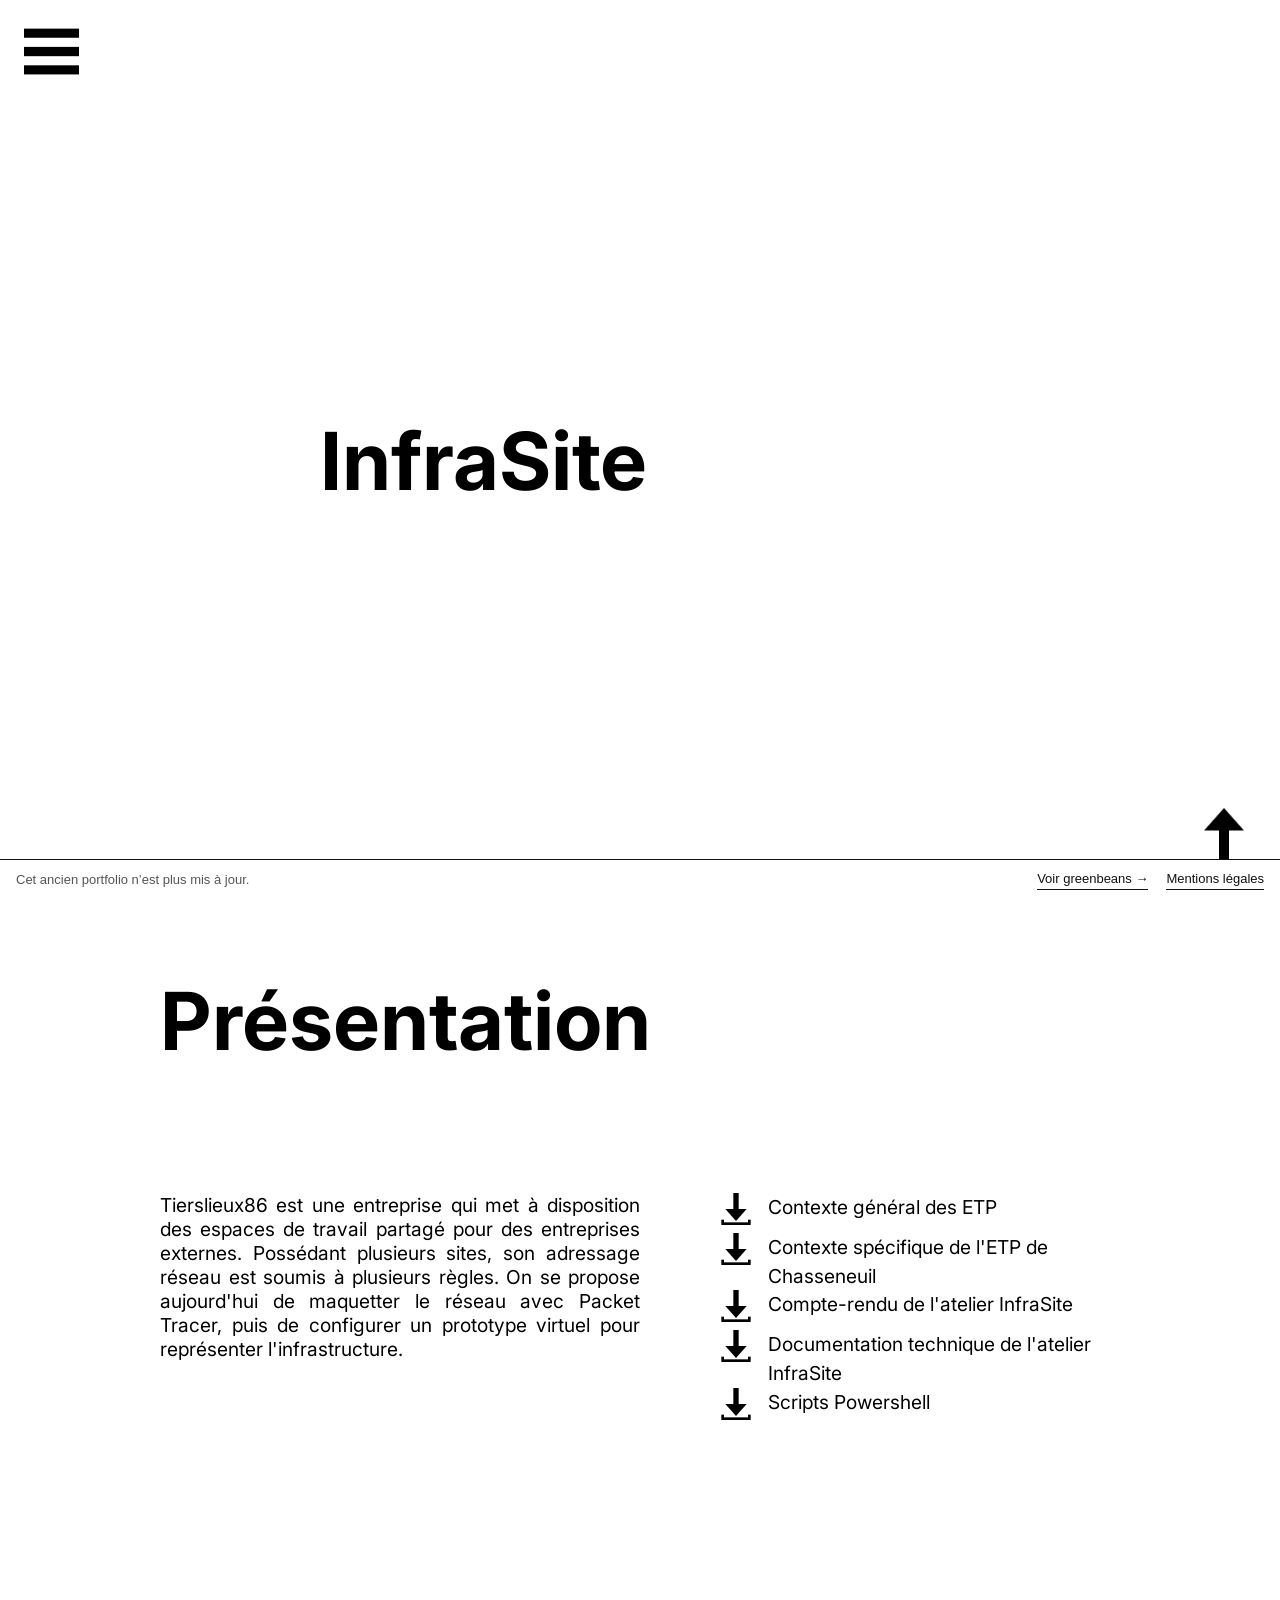
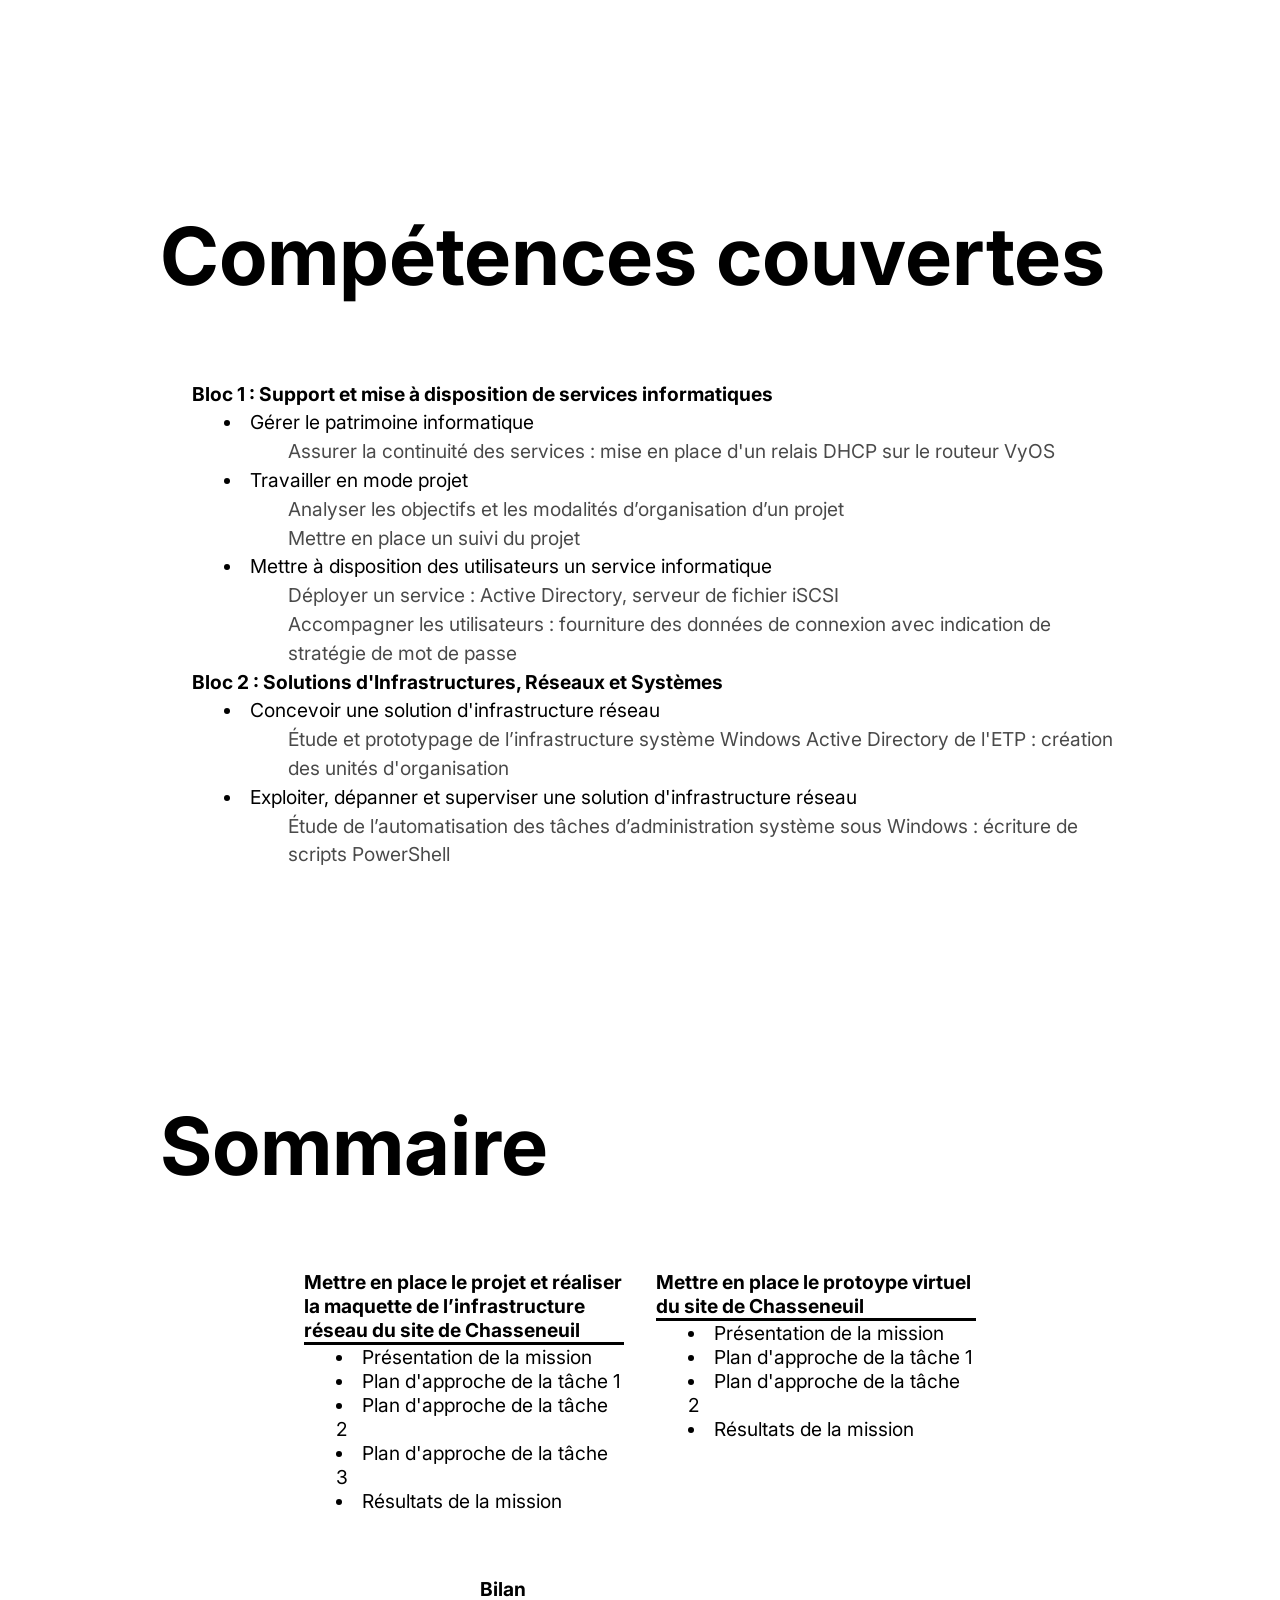
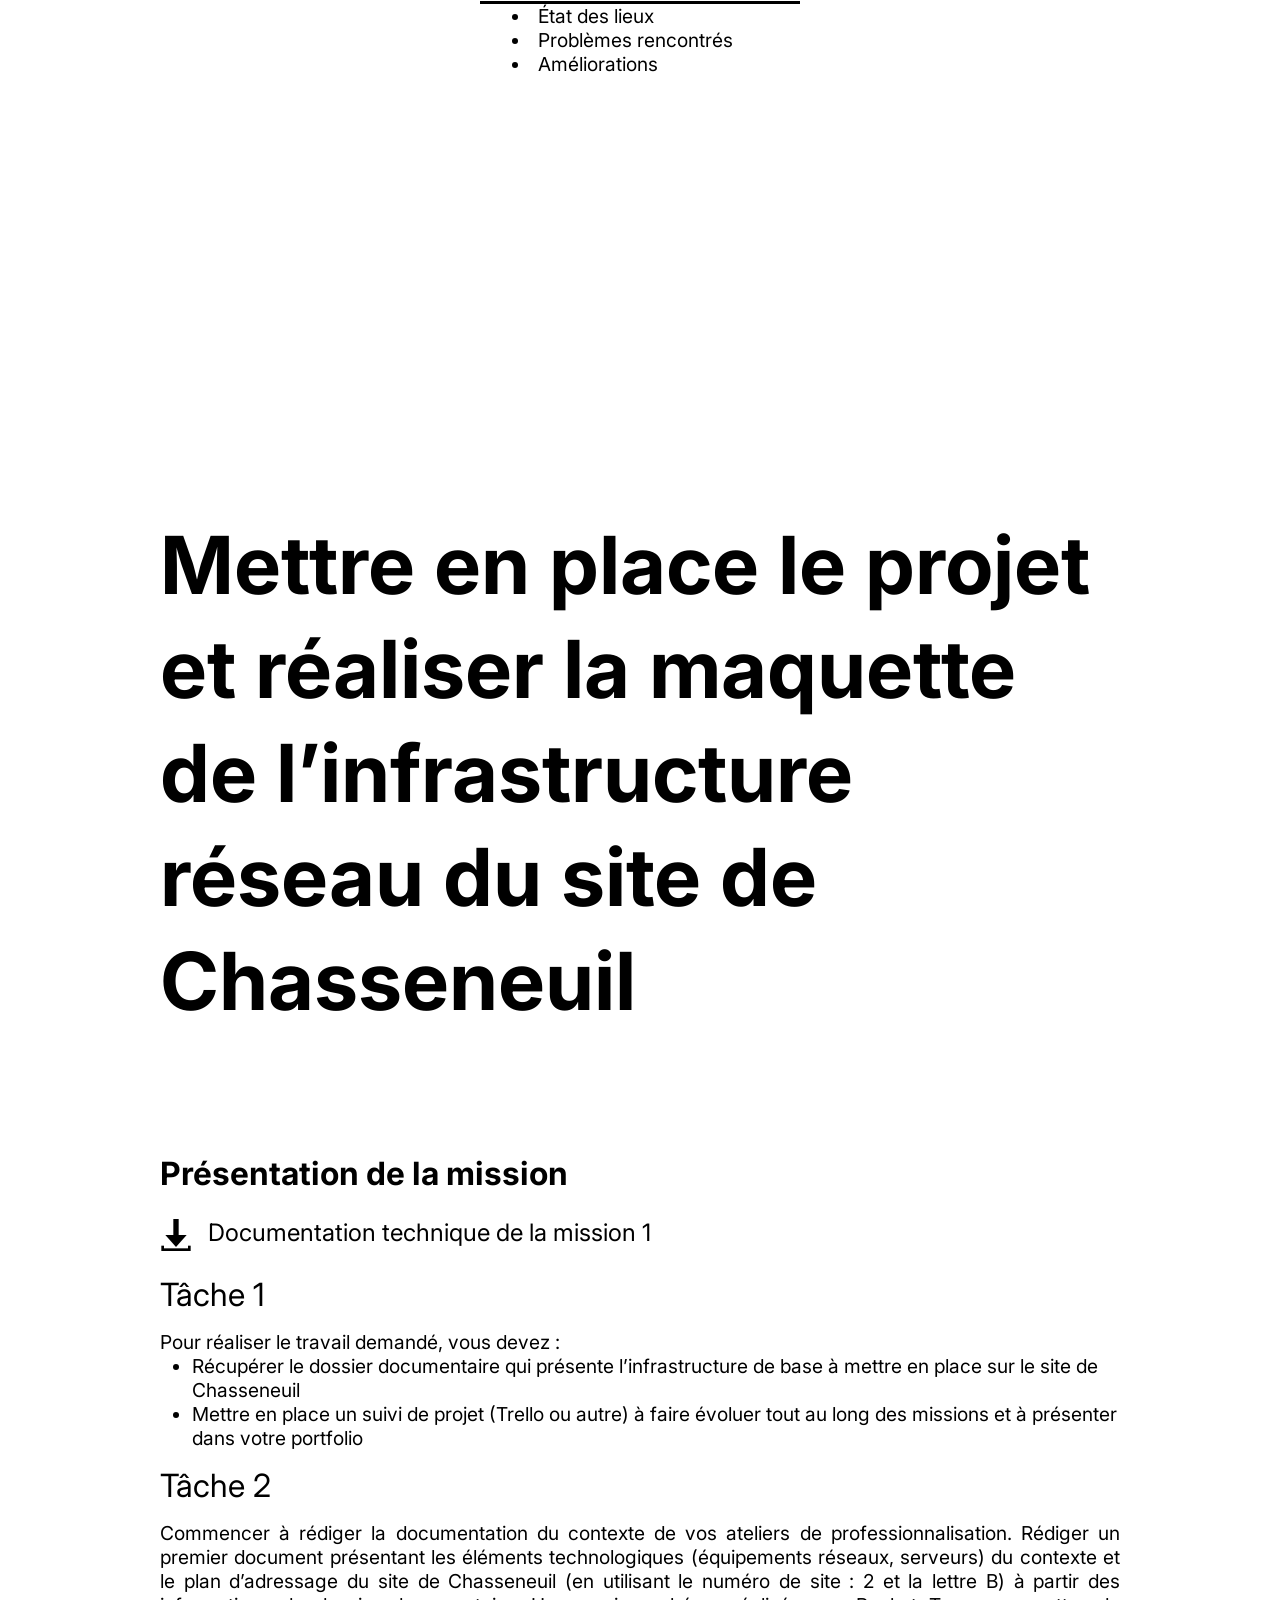
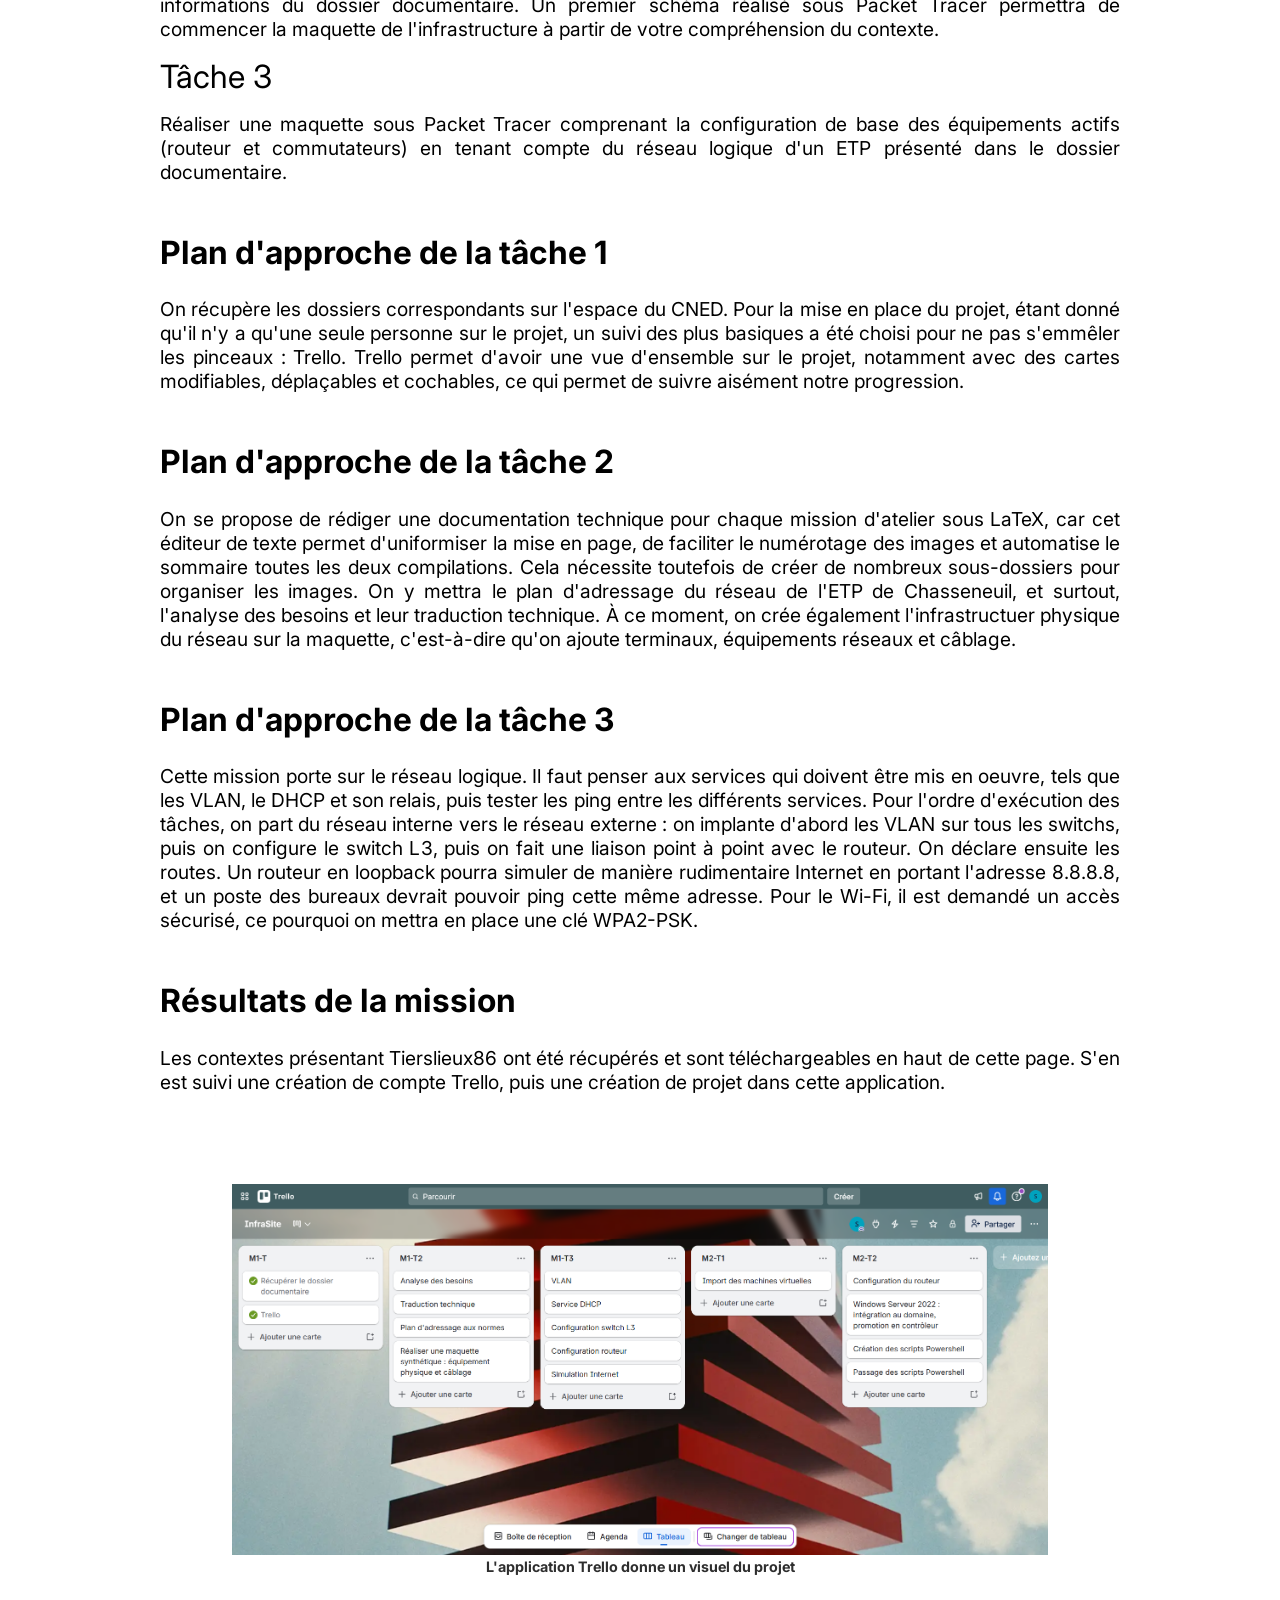
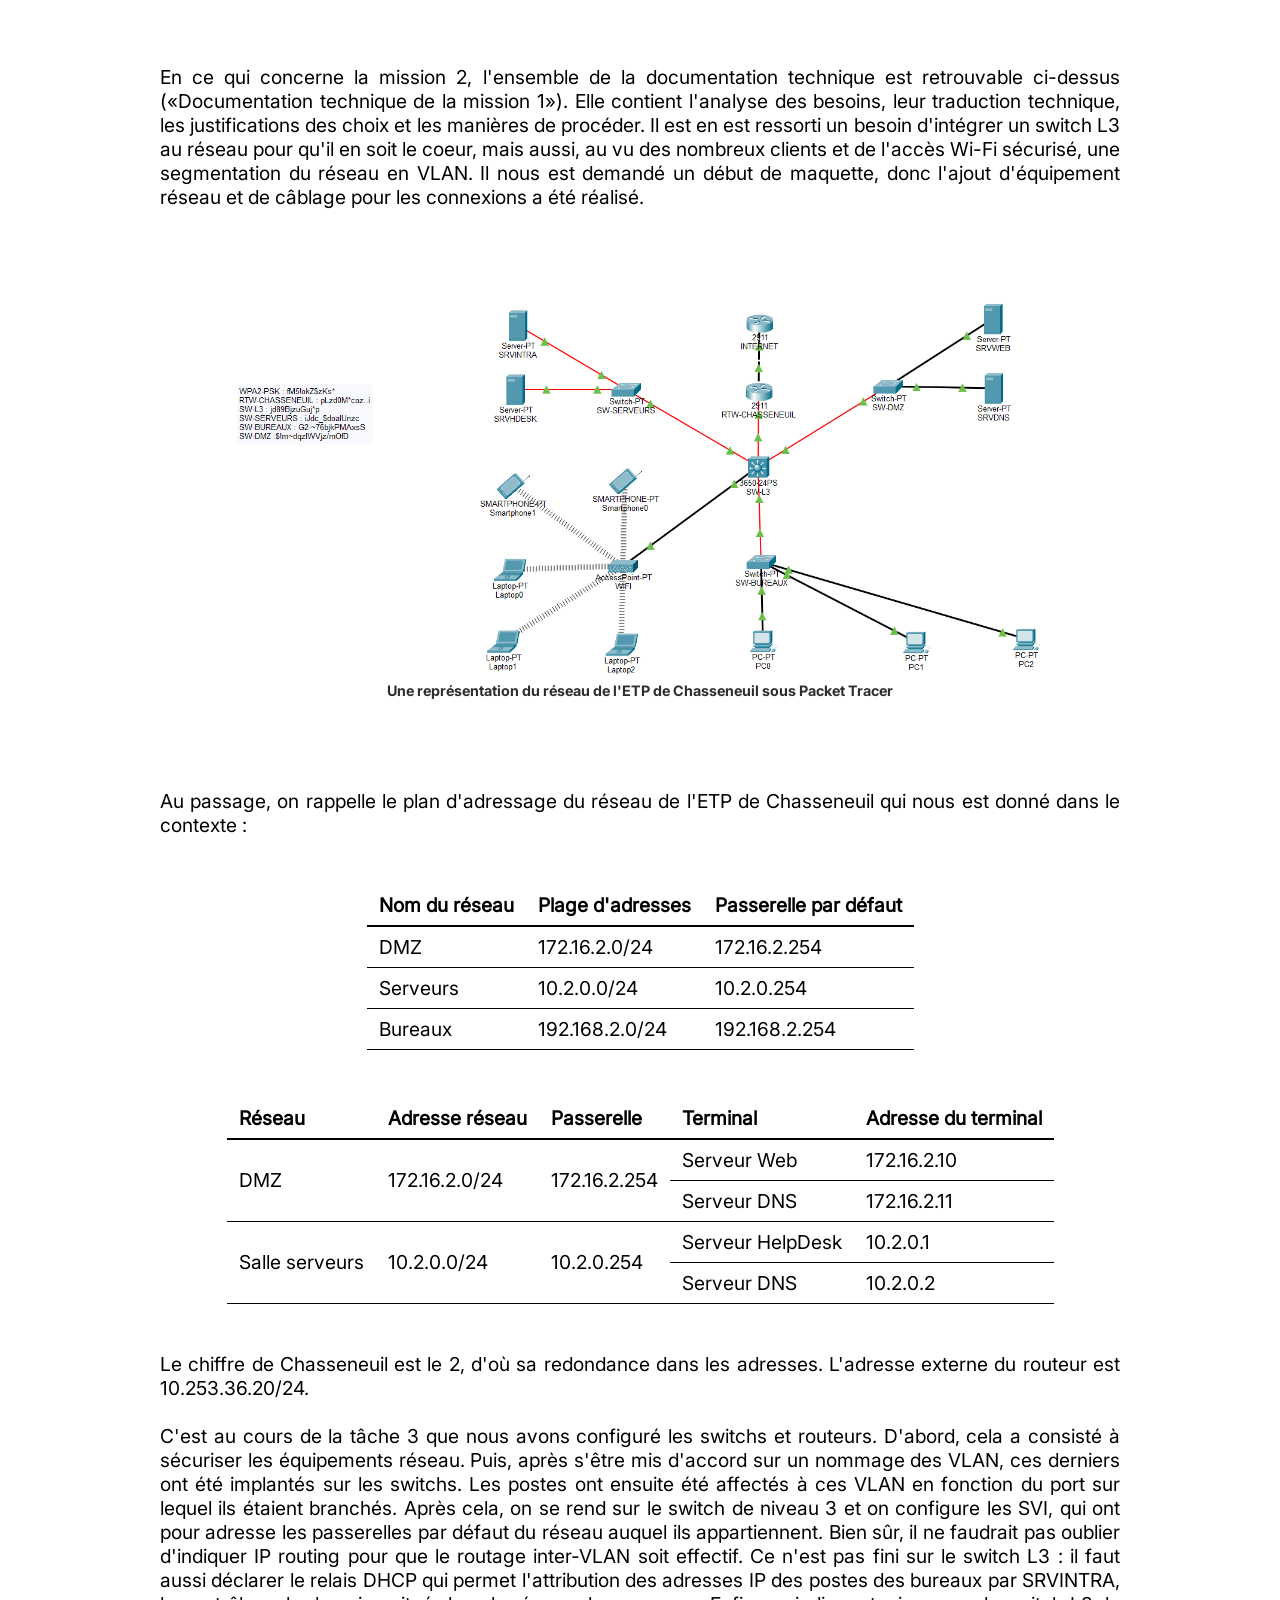
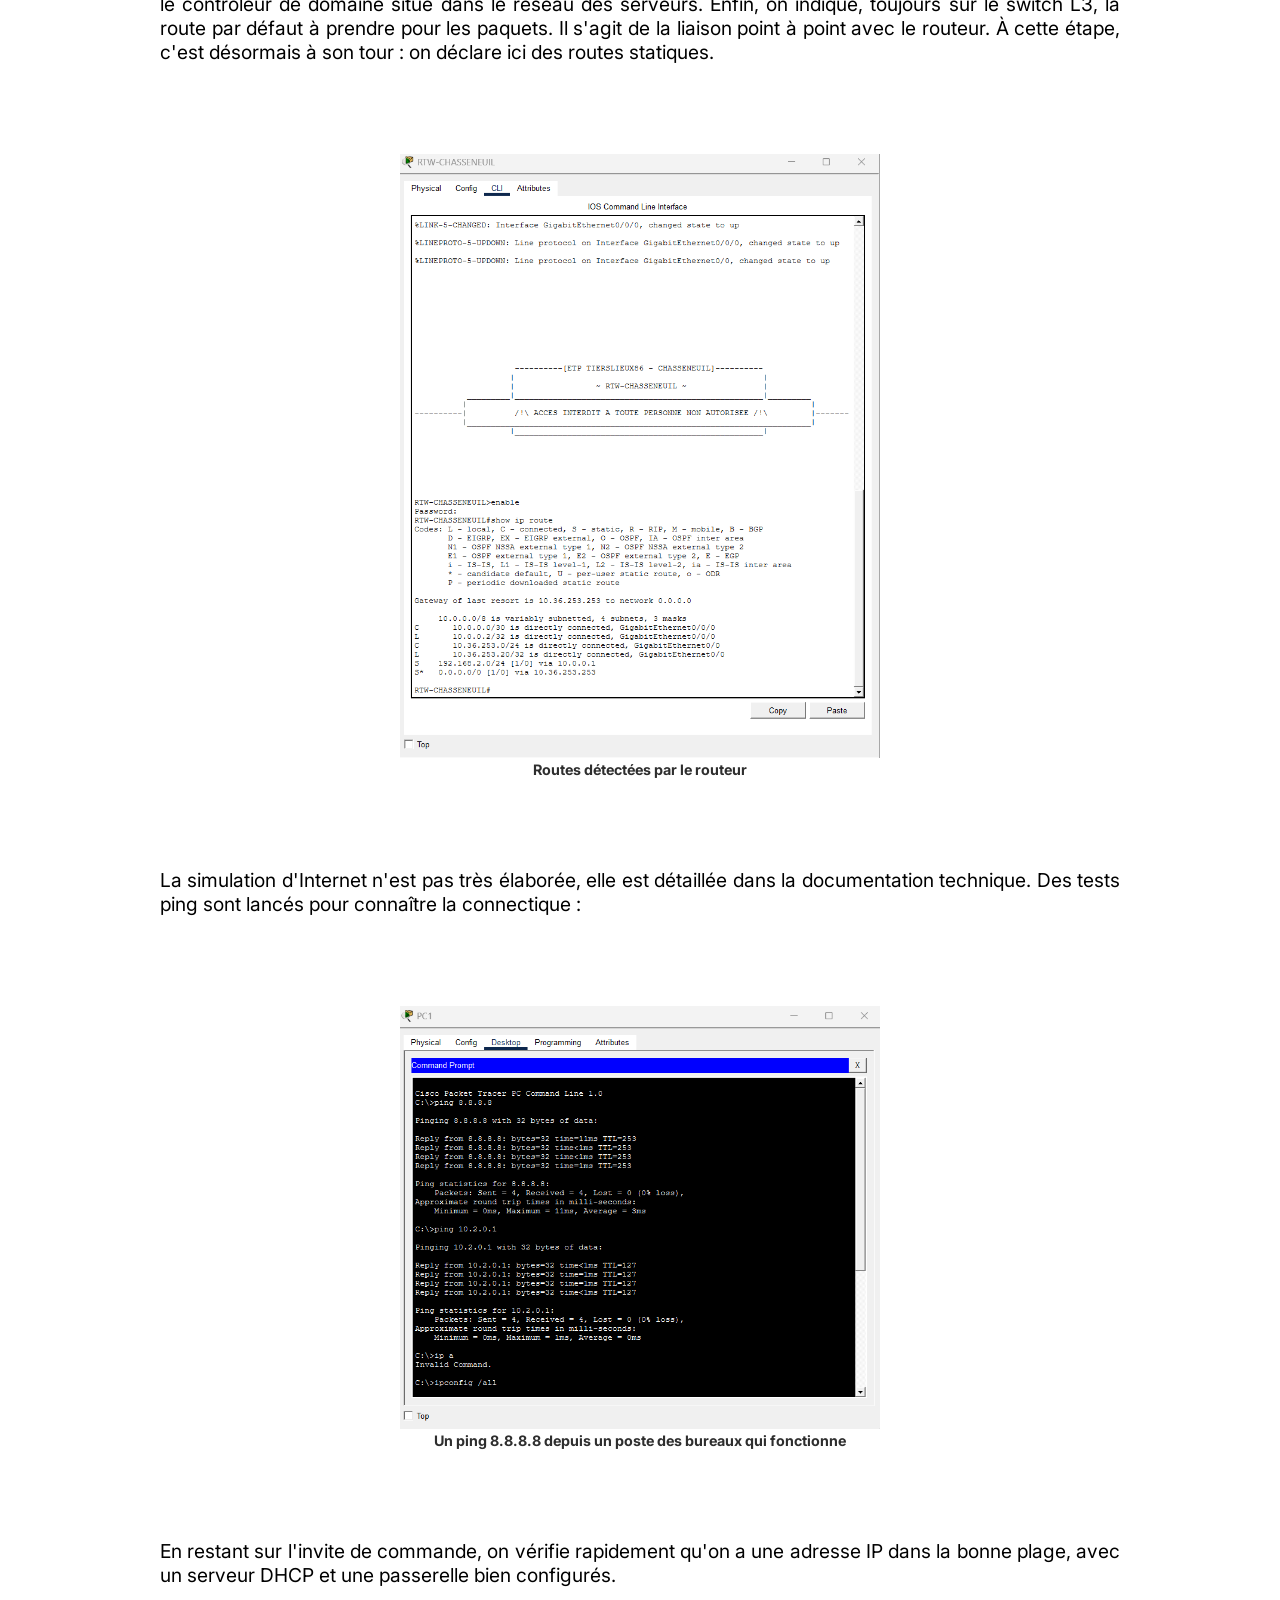
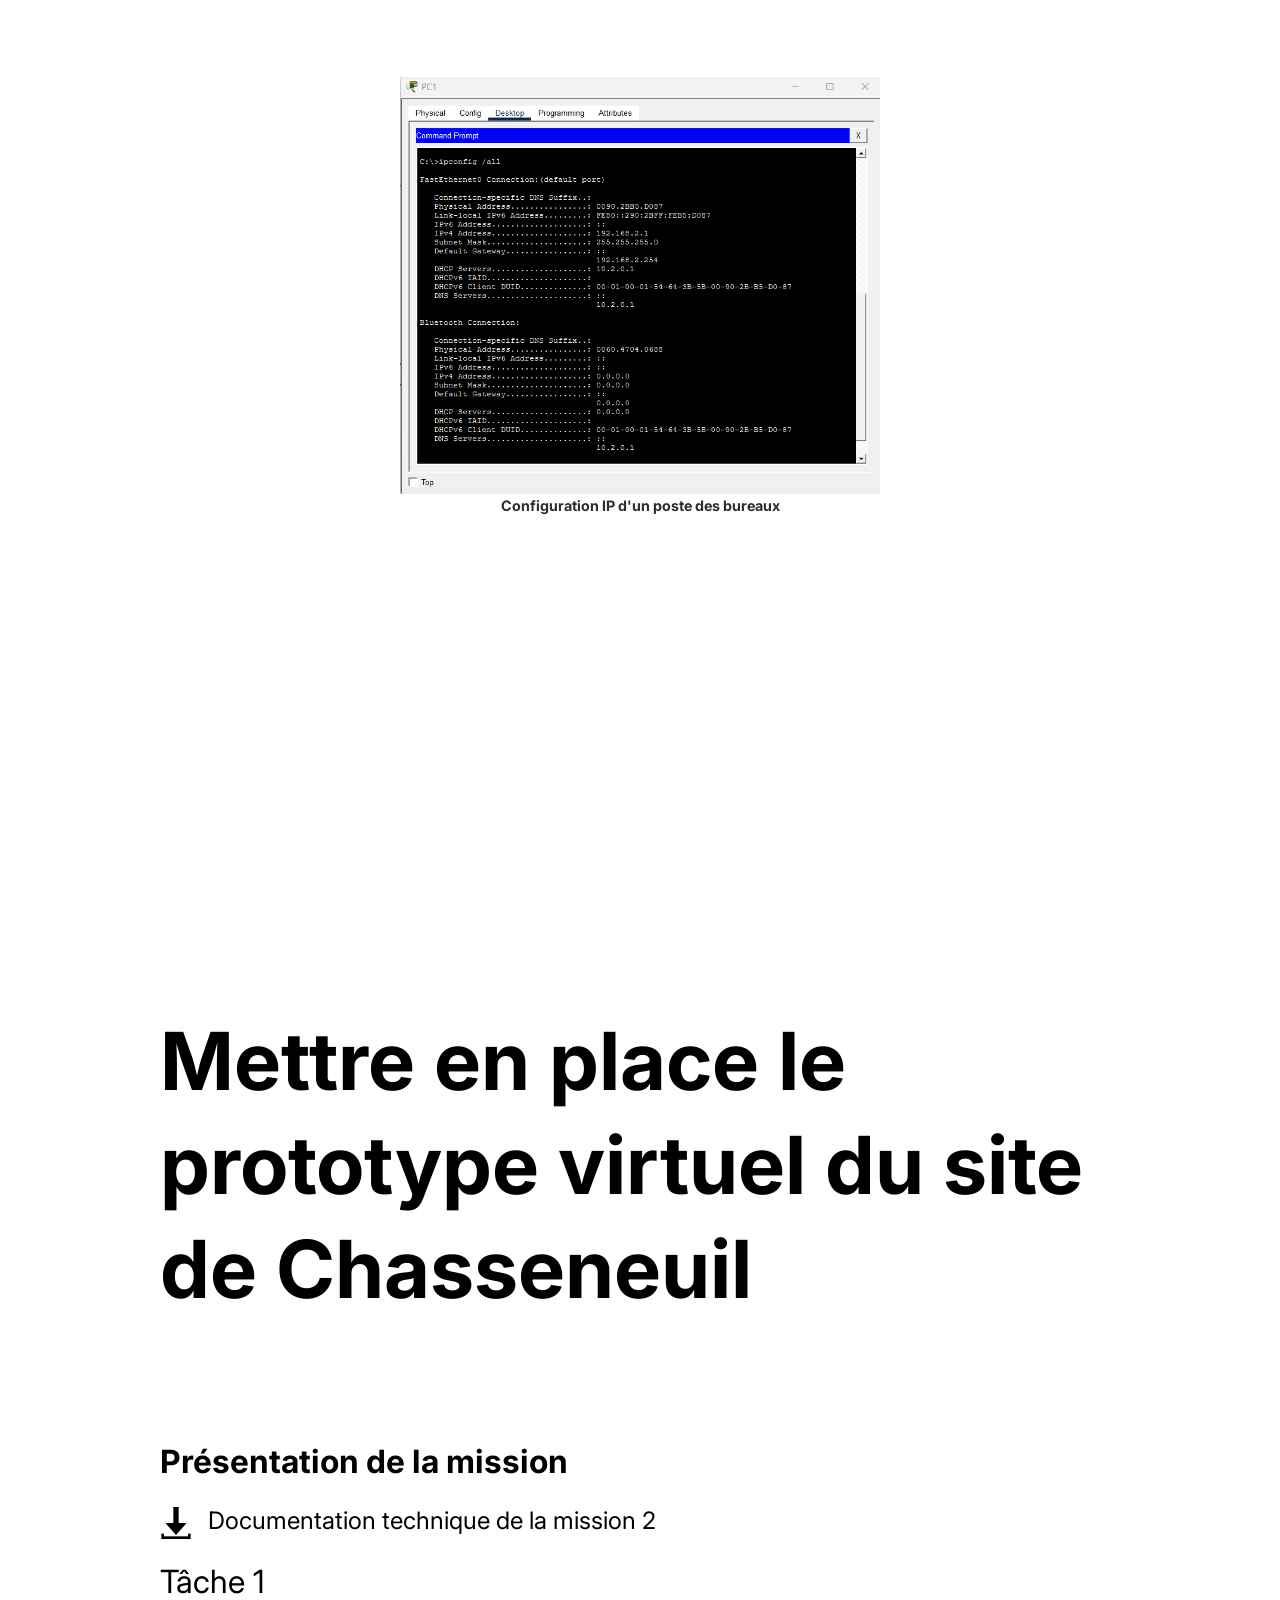
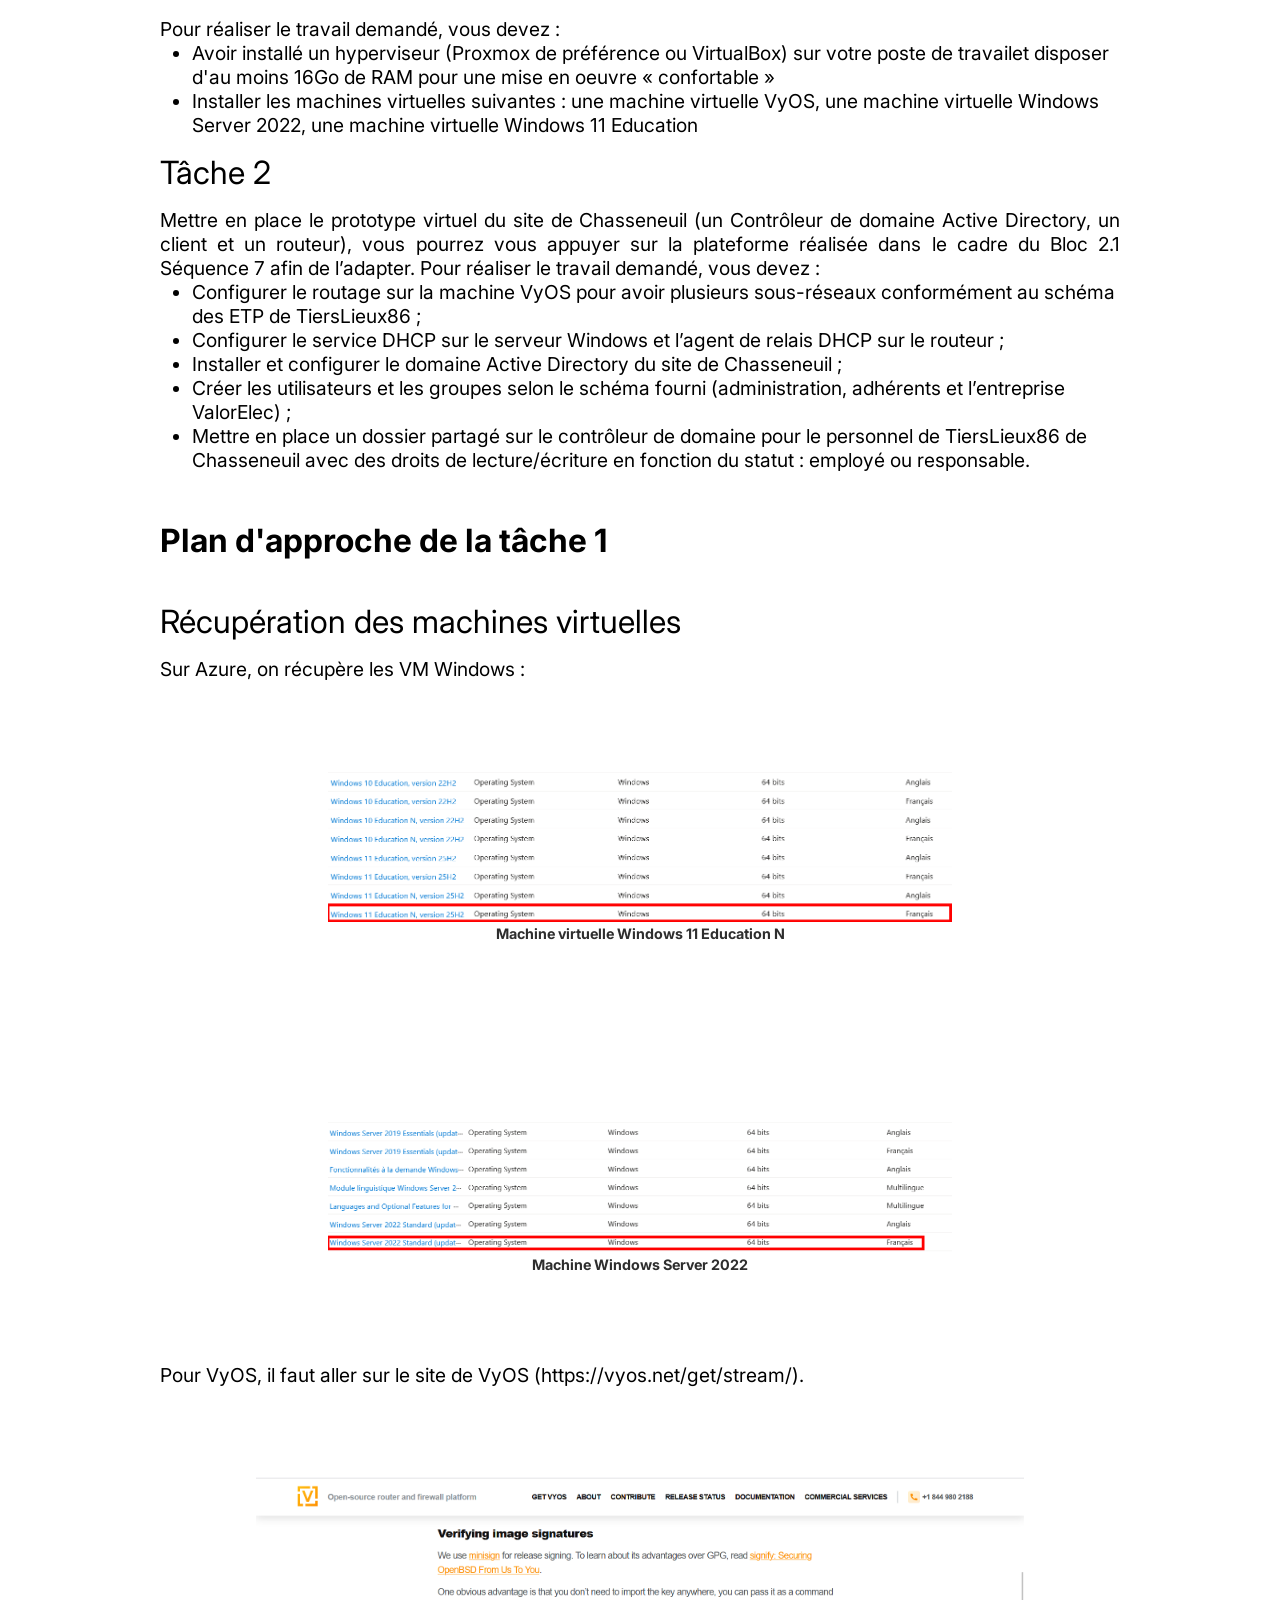
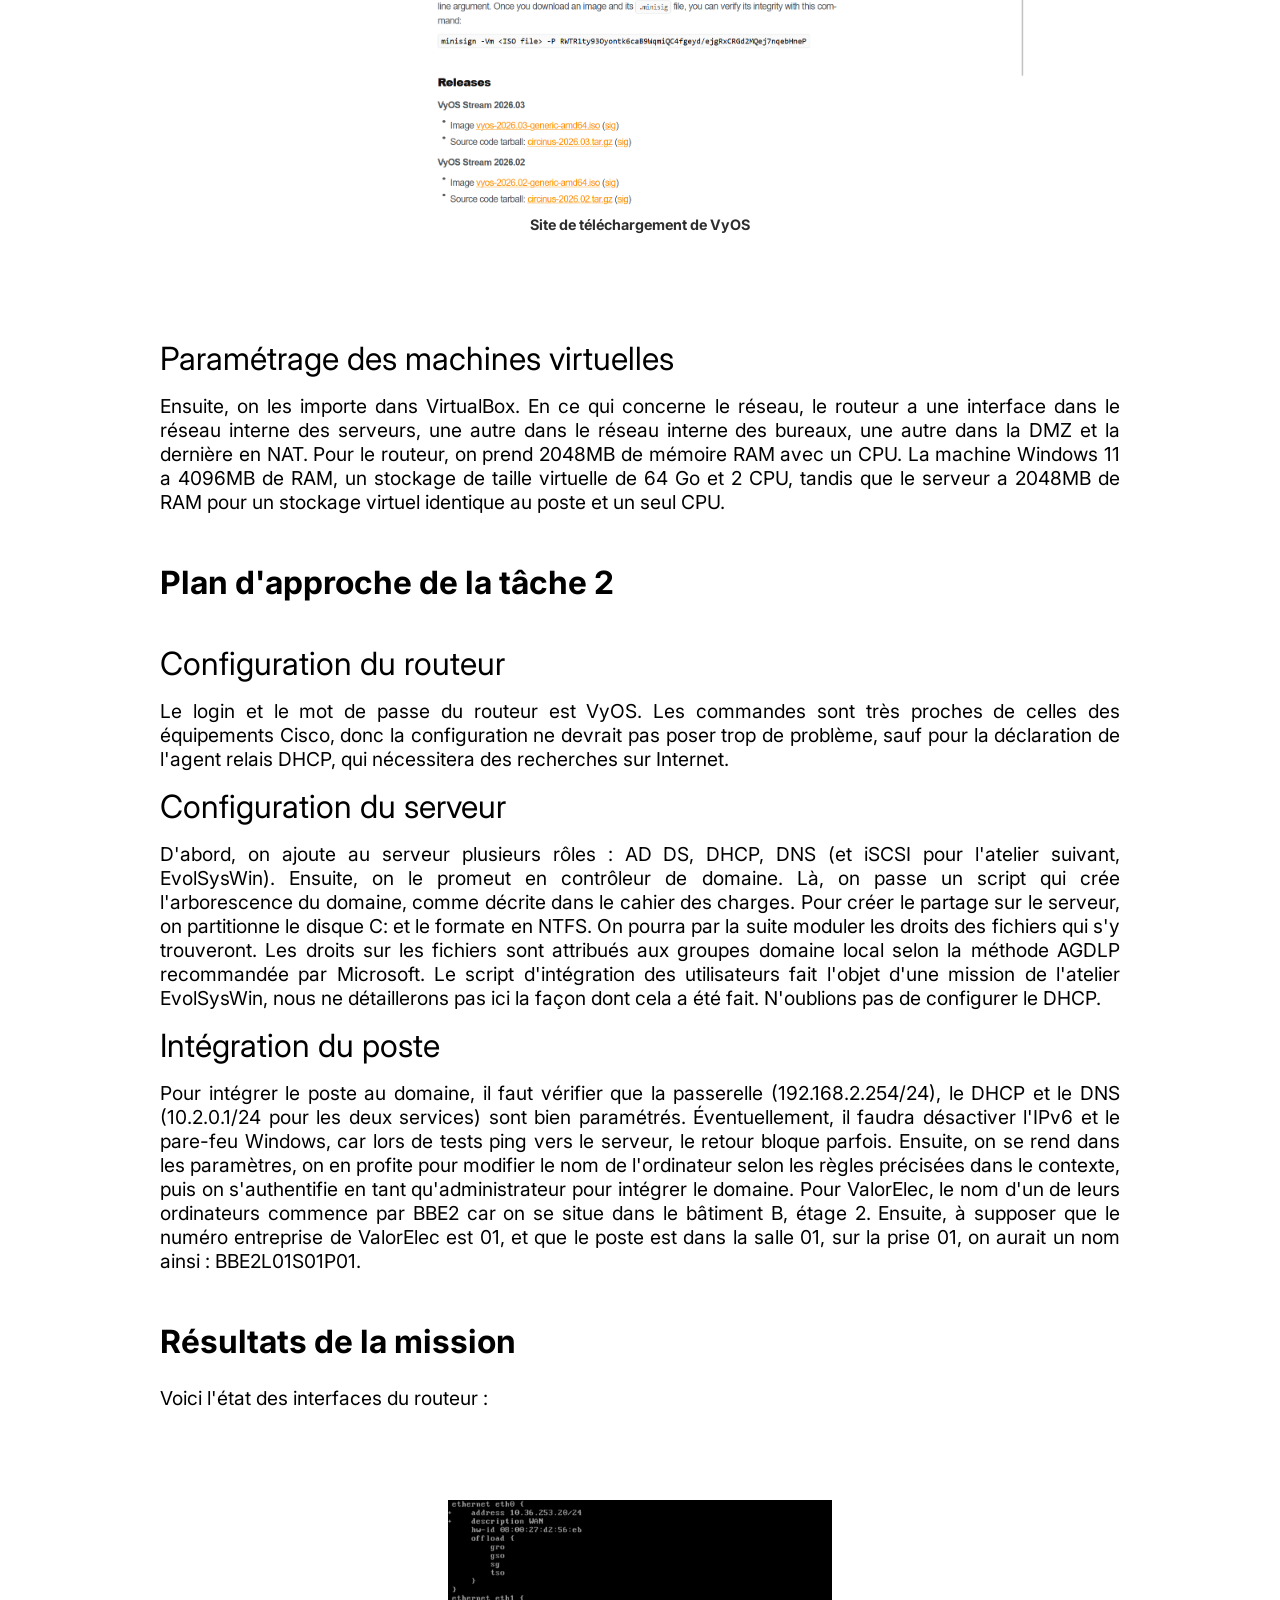
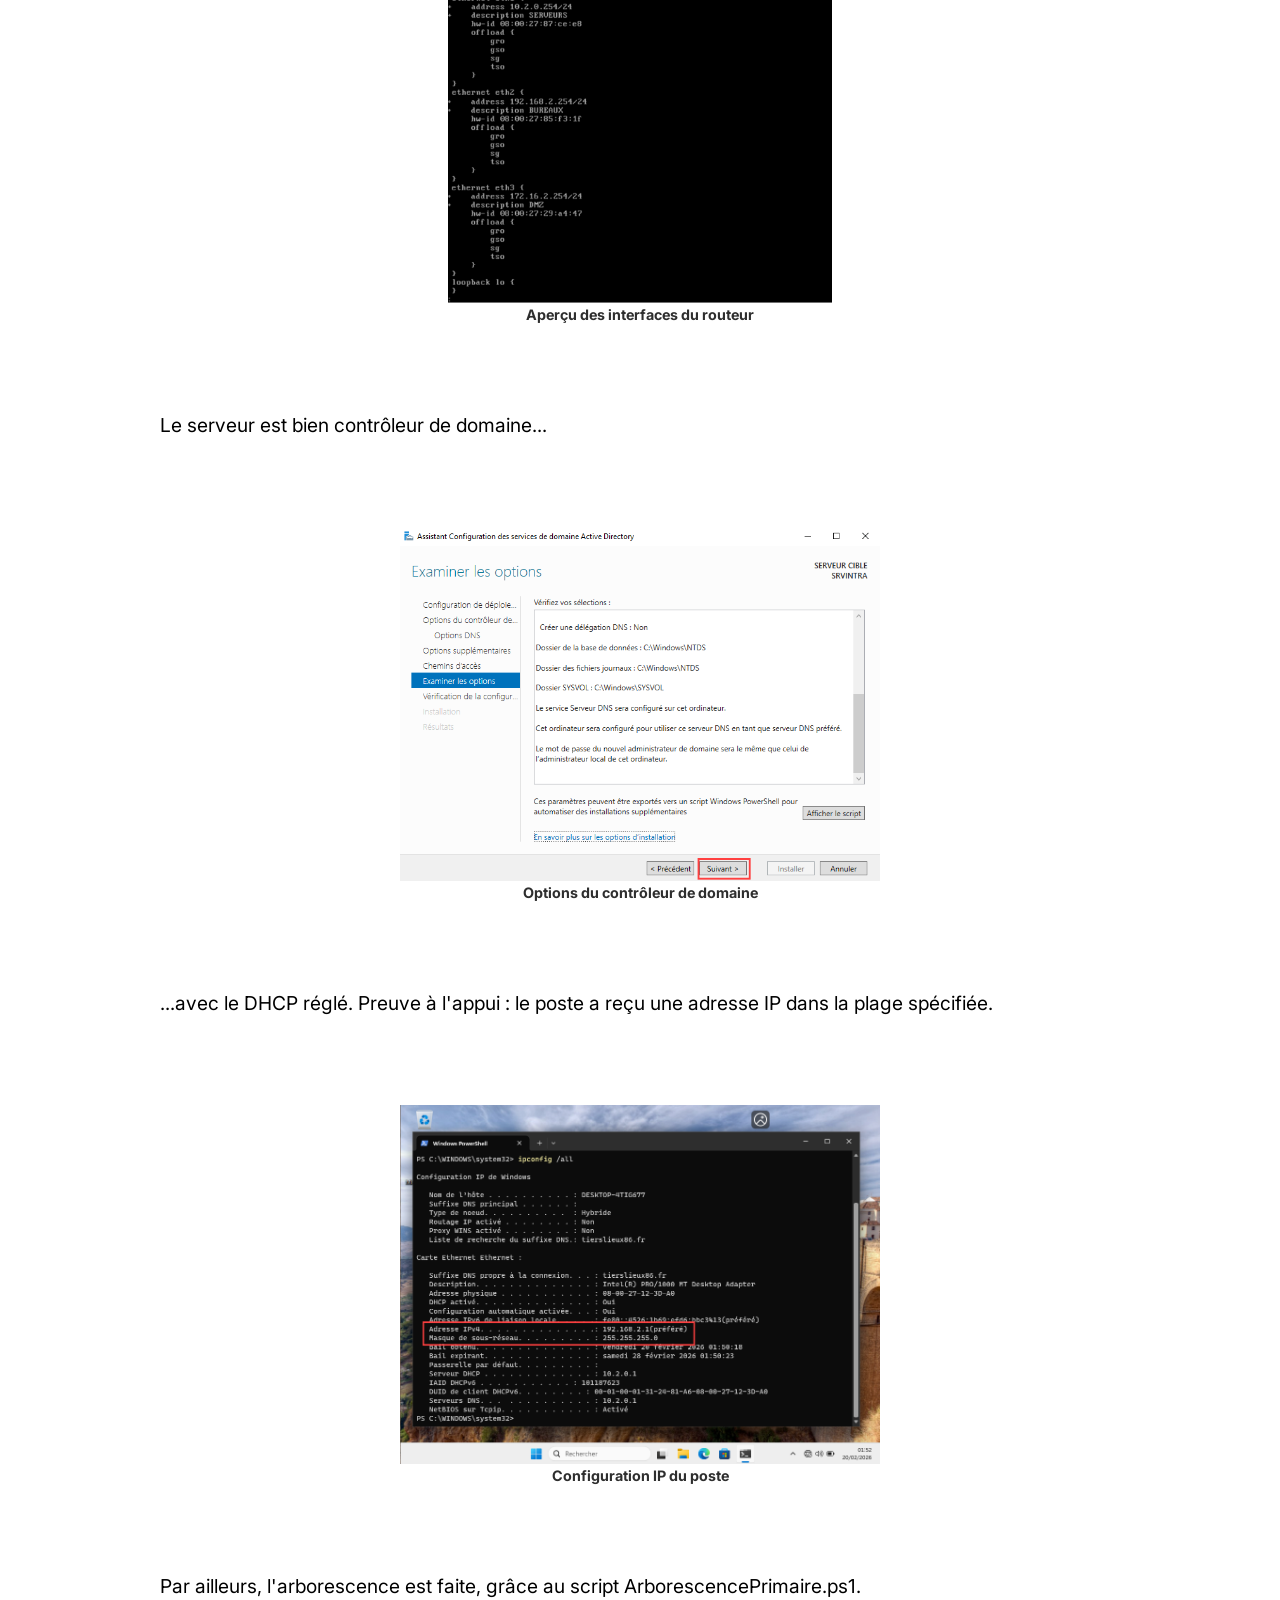
<file: infrasite.html>
<!DOCTYPE html>
  <html>
  <head>
    <meta name="robots" content="noindex, nofollow">
    <meta charset="utf-8"/>
    <title>InfraSite</title>
    <meta type="description" content="Atelier professionnel InfraSite">

    <link rel="stylesheet" href="./styles/styleAP.css" type="text/css">
  </head>
  <body>
    <button class = "toggle" onclick="toggleMenu()">
      <span class = "menuIcon">
        <img src = "./styles/icons/menu.png">
      </span>
    </button>
    <button class = "backUp">
      <a href = "#sommaire">
        <img src = "./styles/icons/arrow.png">
      </a>
    </button>
    <div class = "fullScreenMenu">
      <ul>
        <li class = "primary"><a href = "./index.html">Accueil</a></li>
        <li class = "secondary"><a href = "./index.html#experience">Expérience</a></li>
        <li class = "secondary"><a href = "./index.html#formation">Formations</a></li>
        <li class = "primary"><a href = "./realisations.html">Réalisations</a></li>
        <li class = "secondary"><a href = "./infrasite.html">InfraSite</a></li>
        <li class = "secondary"><a href = "./evolsyswin.html">EvolSysWin</a></li>
        <li class = "secondary"><a href = "./parcinfo.html">ParcInfo</a></li>
        <li class = "primary"><a href = "./veille_technologique.html">Veille technologique</a></li>
        <li class = "primary"><a href = "./contact.html">Contact</a></li>
        <li class = "secondary"><a href = "./contact.html#telechargements">Téléchargements</a></li>
        <li class = "secondary"><a href = "./contact.html#contact">Ecrivez-moi</a></li>
      </ul>
    </div>
    <div class = "hero">
      <div class = "positionTitle title1"><h1>InfraSite</h1></div>
    </div>
    <section>
      <div class = "title1">Présentation</div>
      <div class = "presentation">
        <div class = "textPresentation">
          Tierslieux86 est une entreprise qui met à disposition des espaces de travail partagé pour des entreprises externes. Possédant plusieurs sites, son adressage réseau est soumis à plusieurs règles. On se propose aujourd'hui de maquetter le réseau avec Packet Tracer, puis de configurer un prototype virtuel pour représenter l'infrastructure.
        </div>
        <div class = "downloadPresentation">
          <div class = "download">
            <div>
              <a href =  "./files/ETP-Poitiers.pdf" download><img src = "./styles/icons/download.png" alt = "Bouton de téléchargement du contexte général des ETP" title = "Téléchargez le PDF du contexte général de l'ETP"></a>
            </div>
            <div>
              Contexte général des ETP
            </div>
          </div>
          <div class = "download">
            <div>
              <a href =  "./files/ETP-Chasseneuil.pdf" download><img src = "./styles/icons/download.png" alt = "Bouton de téléchargement du contexte spécifique de l'ETP de Chasseneuil" title = "Téléchargez le PDF du contexte de l'ETP de Chasseneuil"></a>
            </div>  
            <div>
              Contexte spécifique de l'ETP de Chasseneuil
            </div>
          </div>
          <div class = "download">
            <div>
              <a href =  "./files/InfraSite-CR.pdf" download><img src = "./styles/icons/download.png" alt = "Bouton de téléchargement du compte-rendu de l'atelier InfraSite" title = "Téléchargez le PDF du compte-rendu de l'atelier InfraSite"></a>
            </div>
            <div>Compte-rendu de l'atelier InfraSite</div>
          </div>
          <div class = "download">
            <div>
              <a href =  "./files/InfraSite-DT.zip" download><img src = "./styles/icons/download.png" alt = "Bouton de téléchargement de l'ensemble de la documentation technique de l'atelier InfraSite" title = "Téléchargez le PDF du compte-rendu de l'atelier InfraSite"></a>
            </div>
            <div>Documentation technique de l'atelier InfraSite</div>
          </div>
          <div class = "download">
            <div>
              <a href =  "./files/PWSAD.zip" download><img src = "./styles/icons/download.png" alt = "Bouton de téléchargement de l'ensemble des scripts Powershell" title = "Téléchargez l'ensemble des scripts Powershell"></a>
            </div>  
            <div>
              Scripts Powershell
            </div>
          </div>
        </div>
      </div>
    </div>
  </section>
  <section class = "sectionList">
    <div class = "title1">Compétences couvertes</div>
    <ul>
      <li>Bloc 1 : Support et mise à disposition de services informatiques
        <ul>
          <li>Gérer le patrimoine informatique
            <ul>
              <li>Assurer la continuité des services : mise en place d'un relais DHCP sur le routeur VyOS</li>
            </ul>
          </li>
          <li>Travailler en mode projet
            <ul>
              <li>Analyser les objectifs et les modalités d’organisation d’un projet</li>
              <li>Mettre en place un suivi du projet</li>
            </ul>
          </li>
          <li>
            Mettre à disposition des utilisateurs un service informatique
            <ul>
              <li>Déployer un service : Active Directory, serveur de fichier iSCSI</li>
              <li>Accompagner les utilisateurs : fourniture des données de connexion avec indication de stratégie de mot de passe</li>
            </ul>
          </li>
        </ul>
      </li>
      <li>
        Bloc 2 : Solutions d'Infrastructures, Réseaux et Systèmes
        <ul>
          <li>
            Concevoir une solution d'infrastructure réseau
            <ul>
              <li>Étude et prototypage de l’infrastructure système Windows Active Directory de l'ETP : création des unités d'organisation</li>
            </ul>
          </li>
          <li>
            Exploiter, dépanner et superviser une solution d'infrastructure réseau
            <ul>
              <li>Étude de l’automatisation des tâches d’administration système sous Windows : écriture de scripts PowerShell</li>
            </ul>
          </li>
        </ul>
      </li>
    </ul>
  </section>
  <section>
    <div class = "title1" id = "sommaire">Sommaire</div>
    <div class = "ensemblePartie">
      <div class = "partie">
        <a href="#M1" class = "titrePartie">Mettre en place le projet et réaliser la maquette de l’infrastructure réseau du site de Chasseneuil</a><br>
        <ul>
          <li><a href="#M1-presentation" class = "elementPartie">Présentation de la mission</a></li>
          <li><a href="#M1-T1" class = "elementPartie">Plan d'approche de la tâche 1</a></li>
          <li><a href="#M1-T2" class = "elementPartie">Plan d'approche de la tâche 2</a></li>
          <li><a href="#M1-T2" class = "elementPartie">Plan d'approche de la tâche 3</a></li>
          <li><a href="#M1-resultat" class = "elementPartie">Résultats de la mission</a></li>
        </ul>
      </div>
      <div class = "partie">
        <a href="#M2" class = "titrePartie">Mettre en place le protoype virtuel du site de Chasseneuil</a>
        <ul>
          <li><a href="#M2-presentation" class = "elementPartie">Présentation de la mission</a></li>
          <li><a href="#M2-T1" class = "elementPartie">Plan d'approche de la tâche 1</a></li>
          <li><a href="#M2-T2" class = "elementPartie">Plan d'approche de la tâche 2</a></li>
          <li><a href="#M2-resultat" class = "elementPartie">Résultats de la mission</a></li>
        </li>
      </div>
      <div class = "partie">
        <a href="#bilan" class = "titrePartie">Bilan</a><br>
        <ul>
          <li><a href="#etatdeslieux" class = "elementPartie">État des lieux</a></li>
          <li><a href="#problemes" class = "elementPartie">Problèmes rencontrés</a></li>
          <li><a href="#ameliorations" class = "elementPartie">Améliorations</a></li>
        </ul>
      </div>
    </div>
  </section>
  <section class = "fullScreenSection"  id = "M1">
    <div class = "title1">Mettre en place le projet et réaliser la maquette de l’infrastructure réseau du site de Chasseneuil</div>
    <div class = "title2" id = "M1-presentation">Présentation de la mission</div>
    <div class = "download">
      <div>
        <a href = "./files/InfraSite-M1.pdf" download>
          <img src = "./styles/icons/download.png" alt = "Bouton de téléchargement de la documentation technique de la mission 1" title = "Téléchargez la documentation technique de la mission 1">
        </a>
      </div>
      <div class = "title4">
        Documentation technique de la mission 1
      </div>
    </div>
    <div class = "title3">Tâche 1</div>
    <div>
      <p>
        Pour réaliser le travail demandé, vous devez :
      </p>
      <ul>
        <li>Récupérer le dossier documentaire qui présente l’infrastructure de base à mettre en place sur le site de Chasseneuil</li>
        <li>Mettre en place un suivi de projet (Trello ou autre) à faire évoluer tout au long des missions et à présenter dans votre portfolio</li>
      </ul>
    </div>
    <div class = "title3">Tâche 2</div>
    <div>
      <p>
        Commencer à rédiger la documentation du contexte de vos ateliers de professionnalisation. Rédiger un premier document présentant les éléments technologiques (équipements réseaux, serveurs) du contexte et le plan d’adressage du site de Chasseneuil (en utilisant le numéro de site : 2 et la lettre B) à partir des informations du dossier documentaire. Un premier schéma réalisé sous Packet Tracer permettra de commencer la maquette de l'infrastructure à partir de votre compréhension du contexte.
      </p>
    </div>
    <div class = "title3">Tâche 3</div>
    <div>
      <p>
        Réaliser une maquette sous Packet Tracer comprenant la configuration de base des équipements actifs (routeur et commutateurs) en tenant compte du réseau logique d'un ETP présenté dans le dossier documentaire.
      </p>
    </div>

    <div class = "title2" id = "M1-T1">Plan d'approche de la tâche 1</div>
    <p>
      On récupère les dossiers correspondants sur l'espace du CNED. Pour la mise en place du projet, étant donné qu'il n'y a qu'une seule personne sur le projet, un suivi des plus basiques a été choisi pour ne pas s'emmêler les pinceaux : Trello. Trello permet d'avoir une vue d'ensemble sur le projet, notamment avec des cartes modifiables, déplaçables et cochables, ce qui permet de suivre aisément notre progression.
    </p>

    <div class = "title2" id = "M1-T2">Plan d'approche de la tâche 2</div>
    <p>
      On se propose de rédiger une documentation technique pour chaque mission d'atelier sous LaTeX, car cet éditeur de texte permet d'uniformiser la mise en page, de faciliter le numérotage des images et automatise le sommaire toutes les deux compilations. Cela nécessite toutefois de créer de nombreux sous-dossiers pour organiser les images. On y mettra le plan d'adressage du réseau de l'ETP de Chasseneuil, et surtout, l'analyse des besoins et leur traduction technique. À ce moment, on crée également l'infrastructuer physique du réseau sur la maquette, c'est-à-dire qu'on ajoute terminaux, équipements réseaux et câblage.
    </p>
    <div class = "title2" id = "M1-T2">Plan d'approche de la tâche 3</div>
    <p>
      Cette mission porte sur le réseau logique. Il faut penser aux services qui doivent être mis en oeuvre, tels que les VLAN, le DHCP et son relais, puis tester les ping entre les différents services. Pour l'ordre d'exécution des tâches, on part du réseau interne vers le réseau externe : on implante d'abord les VLAN sur tous les switchs, puis on configure le switch L3, puis on fait une liaison point à point avec le routeur. On déclare ensuite les routes. Un routeur en loopback pourra simuler de manière rudimentaire Internet en portant l'adresse 8.8.8.8, et un poste des bureaux devrait pouvoir ping cette même adresse. Pour le Wi-Fi, il est demandé un accès sécurisé, ce pourquoi on mettra en place une clé WPA2-PSK.
    </p>
    <div class = "title2" id = "M1-resultat">Résultats de la mission</div>
    <p>
      Les contextes présentant Tierslieux86 ont été récupérés et sont téléchargeables en haut de cette page. S'en est suivi une création de compte Trello, puis une création de projet dans cette application.
    </p>
    <div class = "picSet">
      <img src="./styles/pictures/AP1/trelloAP1.png" alt="Capture d'écran de Trello" width=85%>
      <p>L'application Trello donne un visuel du projet</p>
    </div>
    <p>
      En ce qui concerne la mission 2, l'ensemble de la documentation technique est retrouvable ci-dessus (&laquo;Documentation technique de la mission 1&raquo;). Elle contient l'analyse des besoins, leur traduction technique, les justifications des choix et les manières de procéder. Il est en est ressorti un besoin d'intégrer un switch L3 au réseau pour qu'il en soit le coeur, mais aussi, au vu des nombreux clients et de l'accès Wi-Fi sécurisé, une segmentation du réseau en VLAN. Il nous est demandé un début de maquette, donc l'ajout d'équipement réseau et de câblage pour les connexions a été réalisé.
    </p>
    <div class = "picSet">
      <img src="./styles/pictures/AP1/reseau1.png" alt="Capture d'écran de la maquette réseau sous Packet Tracer" width=85%>
      <p>Une représentation du réseau de l'ETP de Chasseneuil sous Packet Tracer</p>
    </div>
    <p>
      Au passage, on rappelle le plan d'adressage du réseau de l'ETP de Chasseneuil qui nous est donné dans le contexte :
    </p>
    <table>
      <thead>
        <tr>
          <th>Nom du réseau</th>
          <th>Plage d'adresses</th>
          <th>Passerelle par défaut</th>
        </tr>
      </thead>
      <tbody>
        <tr>
          <td>DMZ</td>
          <td>172.16.2.0/24</td>
          <td>172.16.2.254</td>
        </tr>
        <tr>
          <td>Serveurs</td>
          <td>10.2.0.0/24</td>
          <td>10.2.0.254</td>
        </tr>
        <tr>
          <td>Bureaux</td>
          <td>192.168.2.0/24</td>
          <td>192.168.2.254</td>
        </tr>
      <tbody>
    </table>
    <table>
      <thead>
        <tr>
          <th>Réseau</th>
          <th>Adresse réseau</th>
          <th>Passerelle</th>
          <th>Terminal</th>
          <th>Adresse du terminal</th>
        </tr>
      </thead>
      <tbody>
        <tr>
          <td rowspan="2">DMZ</td>
          <td rowspan="2">172.16.2.0/24</td>
          <td rowspan="2">172.16.2.254</td>
          <td>Serveur Web</td>
          <td>172.16.2.10</td>
        </tr>
        <tr>
          <td>Serveur DNS</td>
          <td>172.16.2.11</td>
        </tr>
        <tr>
          <td rowspan="2">Salle serveurs</td>
          <td rowspan="2">10.2.0.0/24</td>
          <td rowspan="2">10.2.0.254</td>
          <td>Serveur HelpDesk</td>
          <td>10.2.0.1</td>
        </tr>
        <tr>
          <td>Serveur DNS</td>
          <td>10.2.0.2</td>
        </tr>
      </tbody>
    </table>
    <p>
      Le chiffre de Chasseneuil est le 2, d'où sa redondance dans les adresses. L'adresse externe du routeur est 10.253.36.20/24.
      <br><br>
      C'est au cours de la tâche 3 que nous avons configuré les switchs et routeurs. D'abord, cela a consisté à sécuriser les équipements réseau. Puis, après s'être mis d'accord sur un nommage des VLAN, ces derniers ont été implantés sur les switchs. Les postes ont ensuite été affectés à ces VLAN en fonction du port sur lequel ils étaient branchés. Après cela, on se rend sur le switch de niveau 3 et on configure les SVI, qui ont pour adresse les passerelles par défaut du réseau auquel ils appartiennent. Bien sûr, il ne faudrait pas oublier d'indiquer IP routing pour que le routage inter-VLAN soit effectif. Ce n'est pas fini sur le switch L3 : il faut aussi déclarer le relais DHCP qui permet l'attribution des adresses IP des postes des bureaux par SRVINTRA, le contrôleur de domaine situé dans le réseau des serveurs. Enfin, on indique, toujours sur le switch L3, la route par défaut à prendre pour les paquets. Il s'agit de la liaison point à point avec le routeur. À cette étape, c'est désormais à son tour : on déclare ici des routes statiques.
    </p>
    <div class = "picSet">
      <img src="./styles/pictures/AP1/configRouteur.png" alt="Capture d'écran des routes détectées par le routeur" width=50%>
      <p>Routes détectées par le routeur</p>
    </div>
    <p>
      La simulation d'Internet n'est pas très élaborée, elle est détaillée dans la documentation technique. Des tests ping sont lancés pour connaître la connectique :
    </p>
    <div class = "picSet">
      <img src="./styles/pictures/AP1/pingInternet.png" alt="Capture d'écran d'un ping 8.8.8.8" width=50%>
      <p>Un ping 8.8.8.8 depuis un poste des bureaux qui fonctionne</p>
    </div>
    <p>
      En restant sur l'invite de commande, on vérifie rapidement qu'on a une adresse IP dans la bonne plage, avec un serveur DHCP et une passerelle bien configurés.
    </p>
    <div class = "picSet">
      <img src="./styles/pictures/AP1/ipconfigAll.png" alt="Capture d'écran de la configuration IP d'un poste des bureaux" width=50%>
      <p>Configuration IP d'un poste des bureaux</p>
    </div>
  </section>
  <section class = "fullScreenSection" id = "M2">
    <div class = "title1">Mettre en place le prototype virtuel du site de Chasseneuil</div>
    <div class = "title2" id = "M2-presentation">Présentation de la mission</div>
    <div class = "download">
      <div>
        <a href = "./files/InfraSite-M2.pdf" download>
          <img src = "./styles/icons/download.png" alt = "Bouton de téléchargement de la documentation technique de la mission 2" title = "Téléchargez la documentation technique de la mission 2">
        </a>
      </div>
      <div class = "title4">
        Documentation technique de la mission 2
      </div>
    </div>
    <div class = "title3">Tâche 1</div>
    <p>
      Pour réaliser le travail demandé, vous devez :
    </p>
      <ul>
        <li>Avoir installé un hyperviseur (Proxmox de préférence ou VirtualBox) sur votre poste de travailet disposer d'au moins 16Go de RAM pour une mise en oeuvre &laquo; confortable &raquo;</li>
        <li>Installer les machines virtuelles suivantes : une machine virtuelle VyOS, une machine virtuelle Windows Server 2022, une machine virtuelle Windows 11 Education</li>
      </ul>
    <div class = "title3">Tâche 2</div>
    <p>
      Mettre en place le prototype virtuel du site de Chasseneuil (un Contrôleur de domaine Active Directory, un client et un routeur), vous pourrez vous appuyer sur la plateforme réalisée dans le cadre du Bloc 2.1 Séquence 7 afin de l’adapter. Pour réaliser le travail demandé, vous devez :
    </p>
    <ul>
      <li>Configurer le routage sur la machine VyOS pour avoir plusieurs sous-réseaux conformément au schéma des ETP de TiersLieux86 ;</li>
      <li>Configurer le service DHCP sur le serveur Windows et l’agent de relais DHCP sur le routeur ;</li>
      <li>Installer et configurer le domaine Active Directory du site de Chasseneuil ;</li>
      <li>Créer les utilisateurs et les groupes selon le schéma fourni (administration, adhérents et l’entreprise ValorElec) ;</li>
      <li>Mettre en place un dossier partagé sur le contrôleur de domaine pour le personnel de TiersLieux86 de Chasseneuil avec des droits de lecture/écriture en fonction du statut : employé ou responsable.</li>
    </ul>
    <div class = "title2" id = "M2-T1">Plan d'approche de la tâche 1</div>
    <div class = "title3">Récupération des machines virtuelles</div>
    <p>
      Sur Azure, on récupère les VM Windows :
    </p>
    <div class = "picSet">
      <img src="./styles/pictures/AP1/win11.png" alt="Capture d'écran de la machine virtuelle Windows 11 Education N" width=65%>
      <p>Machine virtuelle Windows 11 Education N</p>
    </div>
    <div class = "picSet">
      <img src="./styles/pictures/AP1/win22.png" alt="Capture d'écran de la machine virtuelle Windows Server 2022" width=65%>
      <p>Machine Windows Server 2022</p>
    </div>
    <p>
      Pour VyOS, il faut aller sur le site de VyOS (https://vyos.net/get/stream/).
    </p>
    <div class = "picSet">
      <img src="./styles/pictures/AP1/vyos.png" alt="Capture d'écran du site de VyOS" width=80%>
      <p>Site de téléchargement de VyOS</p>
    </div>
    <div class = "title3">Paramétrage des machines virtuelles</div>
    <p>
      Ensuite, on les importe dans VirtualBox. En ce qui concerne le réseau, le routeur a une interface dans le réseau interne des serveurs, une autre dans le réseau interne des bureaux, une autre dans la DMZ et la dernière en NAT. Pour le routeur, on prend 2048MB de mémoire RAM avec un CPU. La machine Windows 11 a 4096MB de RAM, un stockage de taille virtuelle de 64 Go et 2 CPU, tandis que le serveur a 2048MB de RAM pour un stockage virtuel identique au poste et un seul CPU.
    </p>
    
    <div class = "title2" id = "M2-T2">Plan d'approche de la tâche 2</div>
    <div class = "title3">Configuration du routeur</div>
    <p>
      Le login et le mot de passe du routeur est VyOS. Les commandes sont très proches de celles des équipements Cisco, donc la configuration ne devrait pas poser trop de problème, sauf pour la déclaration de l'agent relais DHCP, qui nécessitera des recherches sur Internet.
    </p>
    <div class = "title3">Configuration du serveur</div>
    <p>
        D'abord, on ajoute au serveur plusieurs rôles : AD DS, DHCP, DNS (et iSCSI pour l'atelier suivant, EvolSysWin). Ensuite, on le promeut en contrôleur de domaine. Là, on passe un script qui crée l'arborescence du domaine, comme décrite dans le cahier des charges. Pour créer le partage sur le serveur, on partitionne le disque C: et le formate en NTFS. On pourra par la suite moduler les droits des fichiers qui s'y trouveront. Les droits sur les fichiers sont attribués aux groupes domaine local selon la méthode AGDLP recommandée par Microsoft. Le script d'intégration des utilisateurs fait l'objet d'une mission de l'atelier EvolSysWin, nous ne détaillerons pas ici la façon dont cela a été fait. N'oublions pas de configurer le DHCP.
    </p>
    <div class = "title3">Intégration du poste</div>
    <p>
      Pour intégrer le poste au domaine, il faut vérifier que la passerelle (192.168.2.254/24), le DHCP et le DNS (10.2.0.1/24 pour les deux services) sont bien paramétrés. Éventuellement, il faudra désactiver l'IPv6 et le pare-feu Windows, car lors de tests ping vers le serveur, le retour bloque parfois. Ensuite, on se rend dans les paramètres, on en profite pour modifier le nom de l'ordinateur selon les règles précisées dans le contexte, puis on s'authentifie en tant qu'administrateur pour intégrer le domaine. Pour ValorElec, le nom d'un de leurs ordinateurs commence par BBE2 car on se situe dans le bâtiment B, étage 2. Ensuite, à supposer que le numéro entreprise de ValorElec est 01, et que le poste est dans la salle 01, sur la prise 01, on aurait un nom ainsi : BBE2L01S01P01.
    </p>

    <div class = "title2" id = "M2-resultat">Résultats de la mission</div>
    <p>
      Voici l'état des interfaces du routeur :
    </p>
    <div class = "picSet">
      <img src="./styles/pictures/AP1/interfacesRouteur.jpg" alt="Capture d'écran du paramétrage des interfaces du routeur" width=40%>
      <p>Aperçu des interfaces du routeur</p>
    </div>
    <p>
      Le serveur est bien contrôleur de domaine...
    </p>
    <div class = "picSet">
      <img src="./styles/pictures/AP1/dc.png" alt="Capture d'écran du paramétrage des réglages du contrôleur de domaine" width=50%>
      <p>Options du contrôleur de domaine</p>
    </div>
    <p>
      ...avec le DHCP réglé. Preuve à l'appui : le poste a reçu une adresse IP dans la plage spécifiée.
    </p>
    <div class = "picSet">
      <img src="./styles/pictures/AP1/posteDHCP.png" alt="Capture d'écran de la configuration IP du poste" width=50%>
      <p>Configuration IP du poste</p>
    </div>
    <p>
      Par ailleurs, l'arborescence est faite, grâce au script ArborescencePrimaire.ps1.
    </p>
    <div class = "picSet">
      <img src="./styles/pictures/AP1/powershell.png" alt="Capture d'écran de l'exécution du script Powershell" width=50%>
      <p>Exécution du script Powershell</p>
    </div>
    <div class = "picSet">
      <img src="./styles/pictures/AP1/arbreAD.png" alt="Capture d'écran des unités d'organisation de l'AD" width=20%>
      <p>Unités d'organisation nouvellement créées grâce au script</p>
    </div>
    <p>
      Enfin, les accès aux droits ont été correctement configurés (voir documentation technique pour plus de détails). Effectivement, madame Pervence est une employée et n'a pas de droits de modification, contrairement aux responsables.
    </p>
    <div class = "picSet">
      <img src="./styles/pictures/AP1/droits.png" alt="Capture d'écran d'un refus de droits" width=50%>
      <p>Refus de modification du dossier partagé pour madame Pervenche</p>
    </div>
  </section>
  <section>
    <div class = "title1" id = "bilan">Bilan</div>
    <div class = "title2" id = "etatdeslieux">État des lieux</div>
      L'atelier InfraSite pose les bases pour les prochains travaux, et il était donc important qu'il soit fait avec soin. C'est pourquoi une attention particulière a été prêtée à la documentation technique. Le but a été d'établir une organisation, tant en termes de suivi de projet que de ressources. Cela a permis également de revoir les commandes Cisco et les bases de première année. Les trois VM sont opérationnelles et peuvent communiquer entre elles. Les scripts Powershell ont permis de gagner du temps, les droits sur les partages sont corrects.
    <p>
    </p>
    <div class = "title2" id = "problemes">Problèmes rencontrés</div>
    <p>
      La plus grosse difficulté a été la mise en place du relais DHCP sur VyOS, car bon nombre de forums ne donnaient plus de solution à jour. Le tâtonnage des commandes n'a pas vraiment abouti, l'intelligence artificielle a donc finalement été utilisée pour cette partie.
    </p>
    <div class = "title2" id = "ameliorations">Suggestions d'amélioration</div>
    <p>
      On pourrait pousser la maquette en mettant des ACLs en vue de configurer la DMZ.
    </p>
  </section>
  <div class = "afterGlobal"></div>
</body>
<script>
  function toggleMenu(){
   const menu = document.querySelector(".fullScreenMenu");
   const btn = document.querySelector(".toggle");

   menu.classList.contains("active") ? menu.classList.remove("active") : menu.classList.add("active");
 }

    (function () {
  function inject() {
    var css =
      '.gb-legalbar{position:fixed;left:0;right:0;bottom:0;z-index:9999;' +
        'display:flex;align-items:center;justify-content:space-between;gap:16px;' +
        'flex-wrap:wrap;padding:10px 16px;background:#ffffff;color:#111111;' +
        'border-top:1px solid #111111;' +
        'font:13px/1.4 -apple-system,BlinkMacSystemFont,"Segoe UI",Helvetica,Arial,sans-serif;}' +
      '.gb-legalbar p{margin:0;color:#555555;}' +
      '.gb-legalbar nav{display:flex;gap:18px;align-items:center;flex-wrap:wrap;}' +
      '.gb-legalbar a{color:#111111;text-decoration:none;border-bottom:1px solid #111111;padding-bottom:1px;}' +
      '.gb-legalbar a:hover{opacity:.6;}' +
      'body.gb-legalbar-active{padding-bottom:48px;}';

    var style = document.createElement('style');
    style.textContent = css;
    document.head.appendChild(style);

    var bar = document.createElement('div');
    bar.className = 'gb-legalbar';
    bar.innerHTML =
      '<p>Cet ancien portfolio n\u2019est plus mis \u00e0 jour.</p>' +
      '<nav>' +
        '<a href="https://brd-cnd.github.io/greenbeans/home.html">Voir greenbeans \u2192</a>' +
        '<a href="mentions-legales.html">Mentions l\u00e9gales</a>' +
      '</nav>';

    document.body.appendChild(bar);
    document.body.classList.add('gb-legalbar-active');
  }

  if (document.readyState === 'loading') {
    document.addEventListener('DOMContentLoaded', inject);
  } else {
    inject();
  }
})();
</script>


</html>
</file>
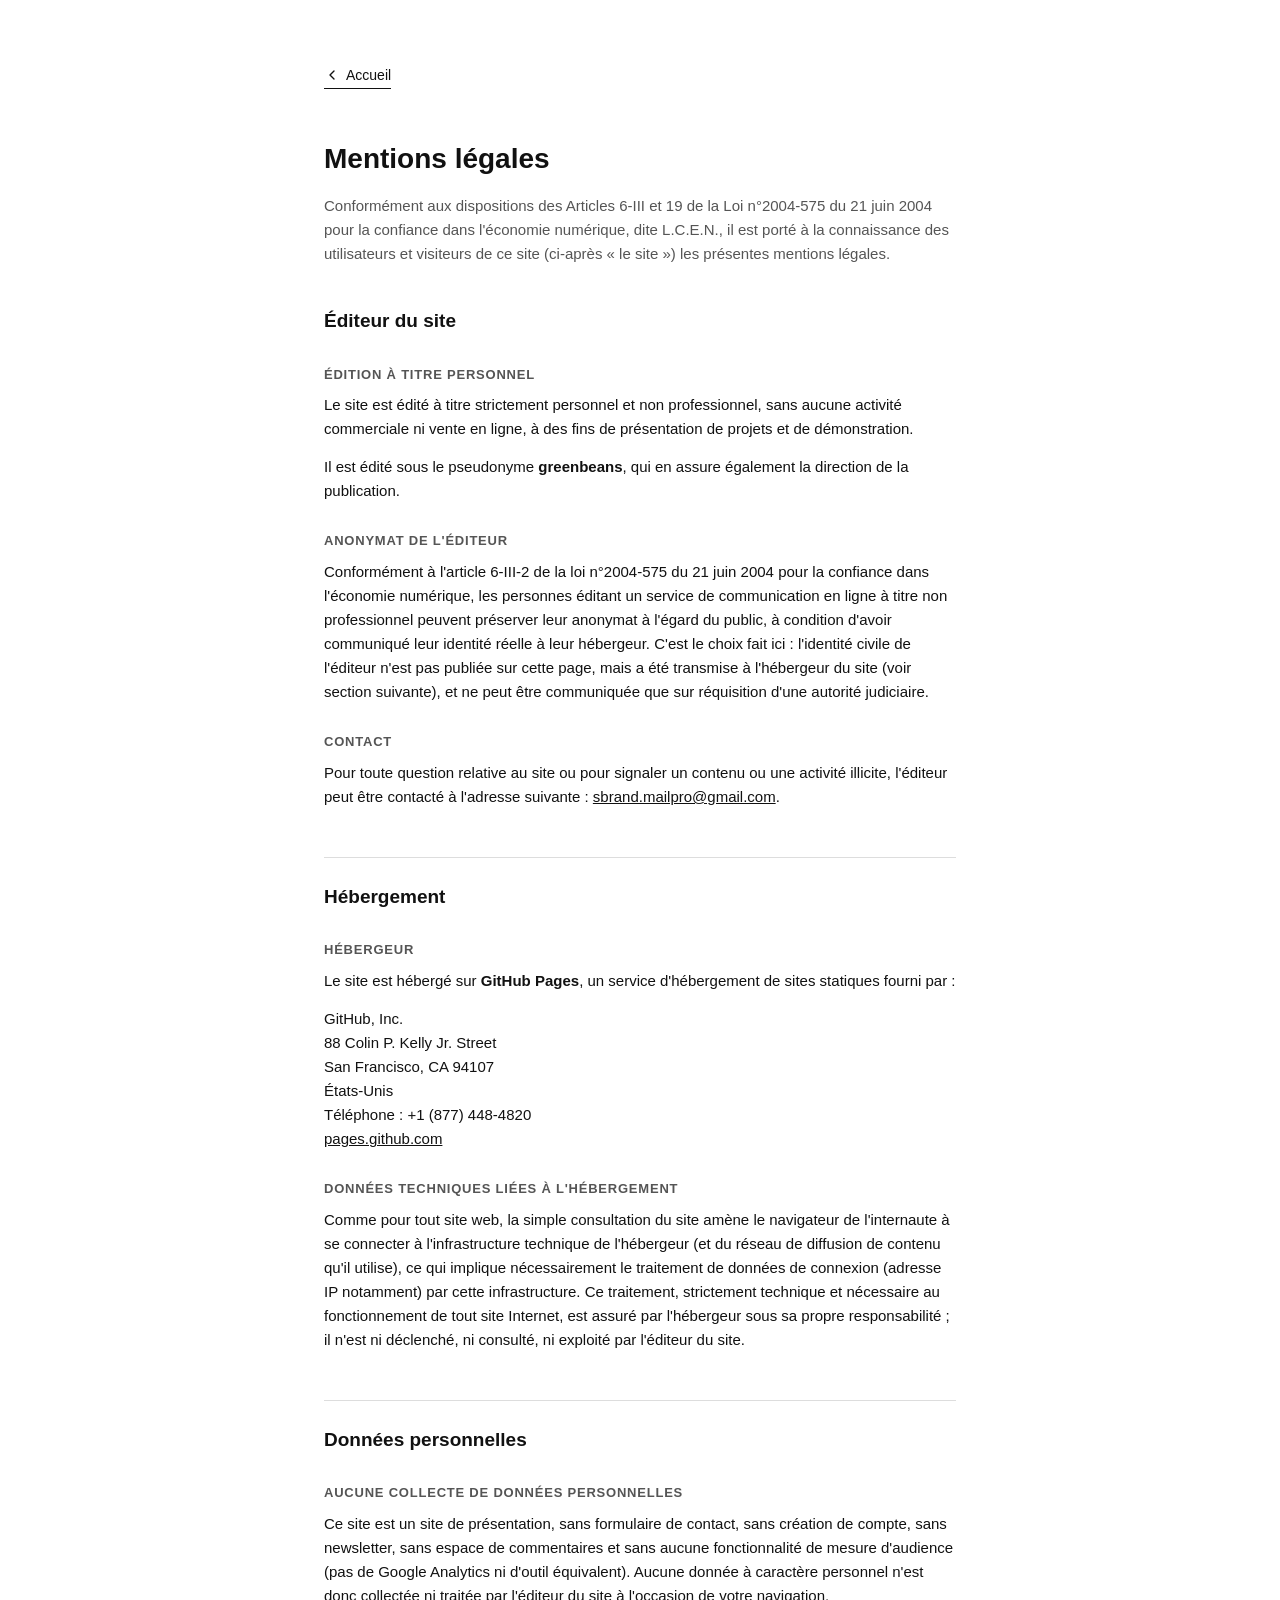
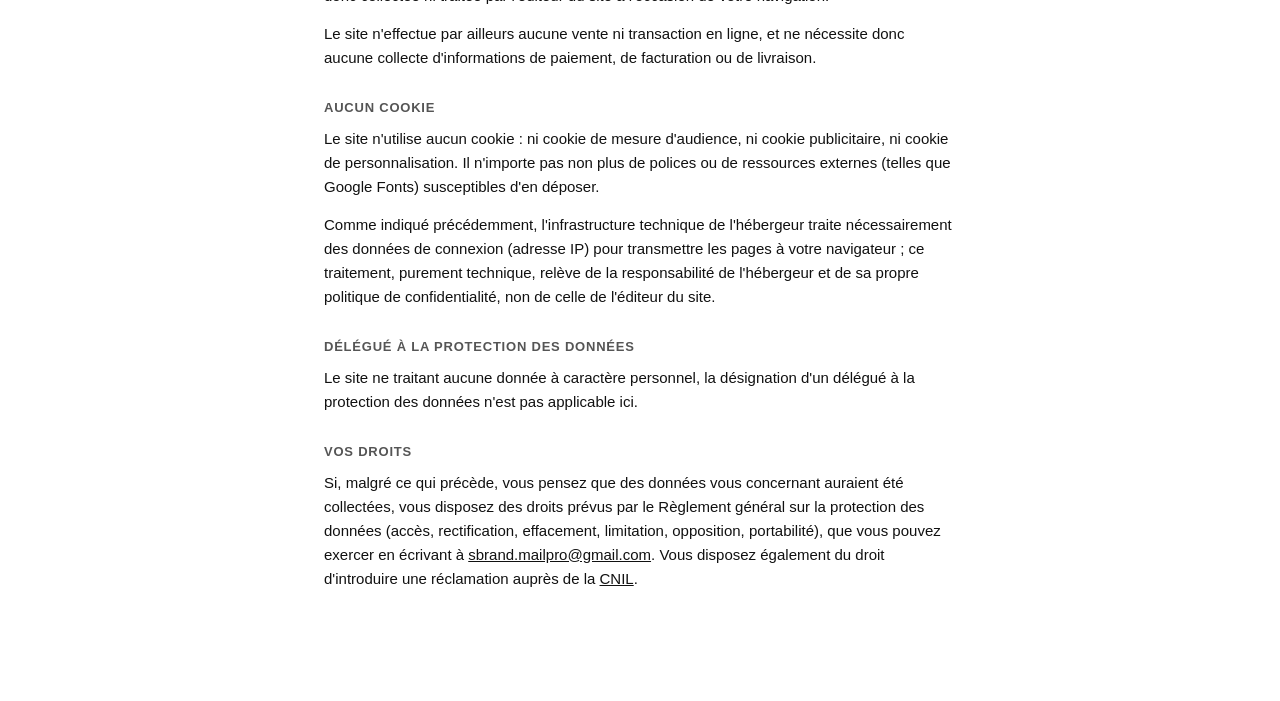
<file: mentions-legales.html>
<!--
=============================================================================
  MENTIONS-LEGALES.HTML
  =============================================================================
  Page autonome (style en <style> intégré, aucune dépendance CSS externe),
  reprenant les mêmes conditions que les mentions légales du site greenbeans
  (même éditeur sous pseudonyme "greenbeans", même hébergeur GitHub Pages,
  même politique d'absence de collecte de données).

  À adapter manuellement avant mise en ligne :
    - le lien "Accueil" en haut de page (actuellement href="index.html")
    - éventuellement le <title> / la meta description si le site a un nom
=============================================================================
-->
<!DOCTYPE html>
<html lang="fr">
<head>
<meta charset="UTF-8" />
<meta name="viewport" content="width=device-width, initial-scale=1.0" />
<meta name="description" content="Mentions légales du site : éditeur, hébergement, données personnelles." />
<meta name="author" content="greenbeans" />
<meta name="theme-color" content="#ffffff" />
<title>Mentions légales</title>
<style>
  :root {
    --ink: #111111;
    --paper: #ffffff;
    --line: #dddddd;
    --muted: #555555;
  }
  * { box-sizing: border-box; }
  body {
    margin: 0;
    background: var(--paper);
    color: var(--ink);
    font-family: -apple-system, BlinkMacSystemFont, "Segoe UI", Helvetica, Arial, sans-serif;
    line-height: 1.6;
  }
  main {
    max-width: 680px;
    margin: 0 auto;
    padding: 64px 24px 96px;
  }
  .back {
    display: inline-flex;
    align-items: center;
    gap: 6px;
    font-size: 14px;
    text-decoration: none;
    color: var(--ink);
    border-bottom: 1px solid var(--ink);
    padding-bottom: 2px;
    margin-bottom: 48px;
  }
  .back svg { width: 16px; height: 16px; }
  h1 {
    font-size: 28px;
    margin: 0 0 12px;
  }
  .lead {
    font-size: 15px;
    color: var(--muted);
    margin: 0 0 40px;
  }
  h2 {
    font-size: 19px;
    margin: 48px 0 4px;
    padding-top: 24px;
    border-top: 1px solid var(--line);
  }
  h2:first-of-type { border-top: none; padding-top: 0; margin-top: 0; }
  h3 {
    font-size: 13px;
    text-transform: uppercase;
    letter-spacing: 0.06em;
    margin: 28px 0 8px;
    color: var(--muted);
  }
  p { margin: 0 0 14px; font-size: 15px; }
  a { color: var(--ink); }
  .address-block {
    font-style: normal;
    font-size: 15px;
    margin: 0 0 14px;
  }
</style>
</head>
<body>
<main>

  <!-- TODO : remplacer href="index.html" par le vrai lien vers l'accueil -->
  <a class="back" href="index.html">
    <svg viewBox="0 0 24 24" fill="none" stroke="currentColor" stroke-width="2"
         stroke-linecap="round" stroke-linejoin="round" aria-hidden="true">
      <path d="M15 18 9 12l6-6" />
    </svg>
    Accueil
  </a>

  <h1>Mentions légales</h1>
  <p class="lead">
    Conformément aux dispositions des Articles 6-III et 19 de la Loi
    n°2004-575 du 21 juin 2004 pour la confiance dans l'économie numérique,
    dite L.C.E.N., il est porté à la connaissance des utilisateurs et
    visiteurs de ce site (ci-après « le site ») les présentes mentions
    légales.
  </p>

  <h2>Éditeur du site</h2>

  <h3>Édition à titre personnel</h3>
  <p>
    Le site est édité à titre strictement personnel et non professionnel,
    sans aucune activité commerciale ni vente en ligne, à des fins de
    présentation de projets et de démonstration.
  </p>
  <p>
    Il est édité sous le pseudonyme <strong>greenbeans</strong>, qui en
    assure également la direction de la publication.
  </p>

  <h3>Anonymat de l'éditeur</h3>
  <p>
    Conformément à l'article 6-III-2 de la loi n°2004-575 du 21 juin 2004
    pour la confiance dans l'économie numérique, les personnes éditant un
    service de communication en ligne à titre non professionnel peuvent
    préserver leur anonymat à l'égard du public, à condition d'avoir
    communiqué leur identité réelle à leur hébergeur. C'est le choix fait
    ici : l'identité civile de l'éditeur n'est pas publiée sur cette page,
    mais a été transmise à l'hébergeur du site (voir section suivante), et
    ne peut être communiquée que sur réquisition d'une autorité judiciaire.
  </p>

  <h3>Contact</h3>
  <p>
    Pour toute question relative au site ou pour signaler un contenu ou
    une activité illicite, l'éditeur peut être contacté à l'adresse
    suivante : <a href="mailto:sbrand.mailpro@gmail.com">sbrand.mailpro@gmail.com</a>.
  </p>

  <h2>Hébergement</h2>

  <h3>Hébergeur</h3>
  <p>
    Le site est hébergé sur <strong>GitHub Pages</strong>, un service
    d'hébergement de sites statiques fourni par :
  </p>
  <p class="address-block">
    GitHub, Inc.<br />
    88 Colin P. Kelly Jr. Street<br />
    San Francisco, CA 94107<br />
    États-Unis<br />
    Téléphone : +1 (877) 448-4820<br />
    <a href="https://pages.github.com/">pages.github.com</a>
  </p>

  <h3>Données techniques liées à l'hébergement</h3>
  <p>
    Comme pour tout site web, la simple consultation du site amène le
    navigateur de l'internaute à se connecter à l'infrastructure technique
    de l'hébergeur (et du réseau de diffusion de contenu qu'il utilise), ce
    qui implique nécessairement le traitement de données de connexion
    (adresse IP notamment) par cette infrastructure. Ce traitement,
    strictement technique et nécessaire au fonctionnement de tout site
    Internet, est assuré par l'hébergeur sous sa propre responsabilité ; il
    n'est ni déclenché, ni consulté, ni exploité par l'éditeur du site.
  </p>

  <h2>Données personnelles</h2>

  <h3>Aucune collecte de données personnelles</h3>
  <p>
    Ce site est un site de présentation, sans formulaire de contact, sans
    création de compte, sans newsletter, sans espace de commentaires et
    sans aucune fonctionnalité de mesure d'audience (pas de Google
    Analytics ni d'outil équivalent). Aucune donnée à caractère personnel
    n'est donc collectée ni traitée par l'éditeur du site à l'occasion de
    votre navigation.
  </p>
  <p>
    Le site n'effectue par ailleurs aucune vente ni transaction en ligne,
    et ne nécessite donc aucune collecte d'informations de paiement, de
    facturation ou de livraison.
  </p>

  <h3>Aucun cookie</h3>
  <p>
    Le site n'utilise aucun cookie : ni cookie de mesure d'audience, ni
    cookie publicitaire, ni cookie de personnalisation. Il n'importe pas
    non plus de polices ou de ressources externes (telles que Google
    Fonts) susceptibles d'en déposer.
  </p>
  <p>
    Comme indiqué précédemment, l'infrastructure technique de l'hébergeur
    traite nécessairement des données de connexion (adresse IP) pour
    transmettre les pages à votre navigateur ; ce traitement, purement
    technique, relève de la responsabilité de l'hébergeur et de sa propre
    politique de confidentialité, non de celle de l'éditeur du site.
  </p>

  <h3>Délégué à la protection des données</h3>
  <p>
    Le site ne traitant aucune donnée à caractère personnel, la
    désignation d'un délégué à la protection des données n'est pas
    applicable ici.
  </p>

  <h3>Vos droits</h3>
  <p>
    Si, malgré ce qui précède, vous pensez que des données vous concernant
    auraient été collectées, vous disposez des droits prévus par le
    Règlement général sur la protection des données (accès, rectification,
    effacement, limitation, opposition, portabilité), que vous pouvez
    exercer en écrivant à
    <a href="mailto:sbrand.mailpro@gmail.com">sbrand.mailpro@gmail.com</a>.
    Vous disposez également du droit d'introduire une réclamation auprès
    de la <a href="https://www.cnil.fr">CNIL</a>.
  </p>

</main>
</body>
</html>
</file>
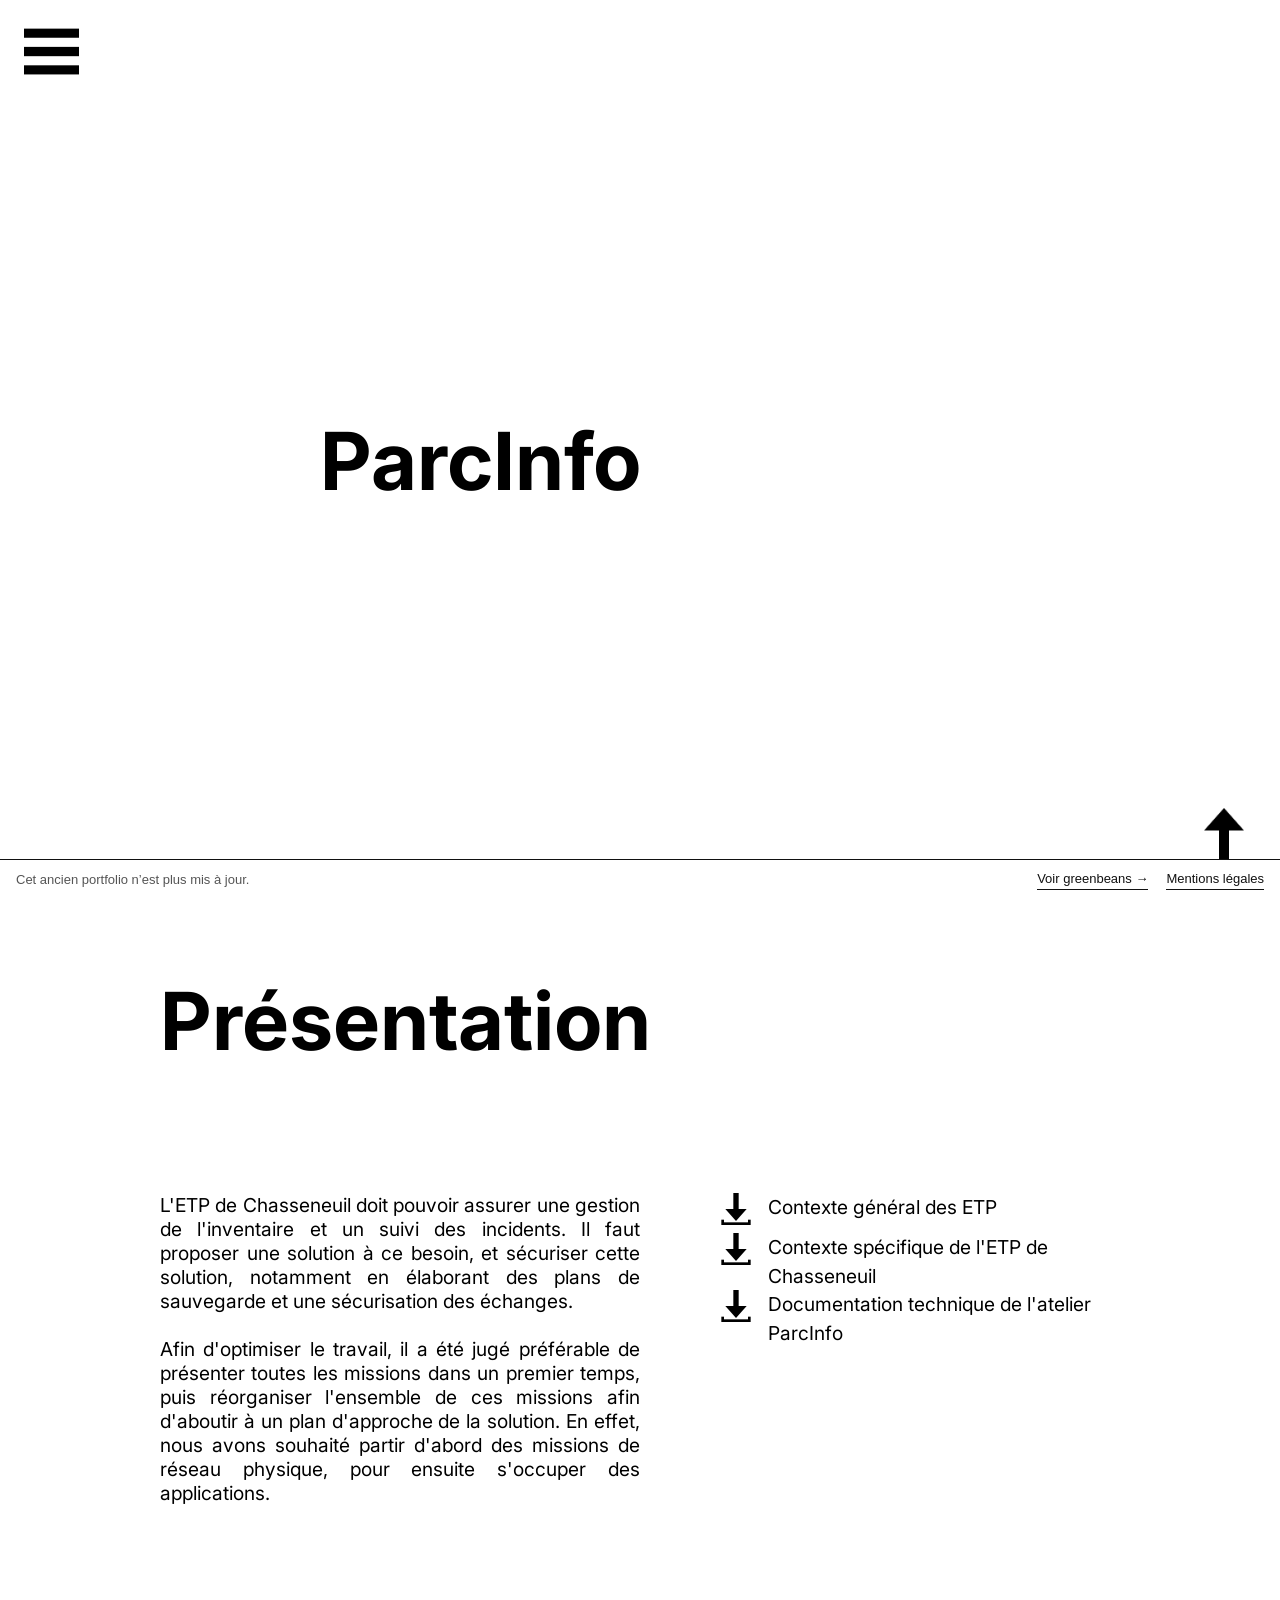
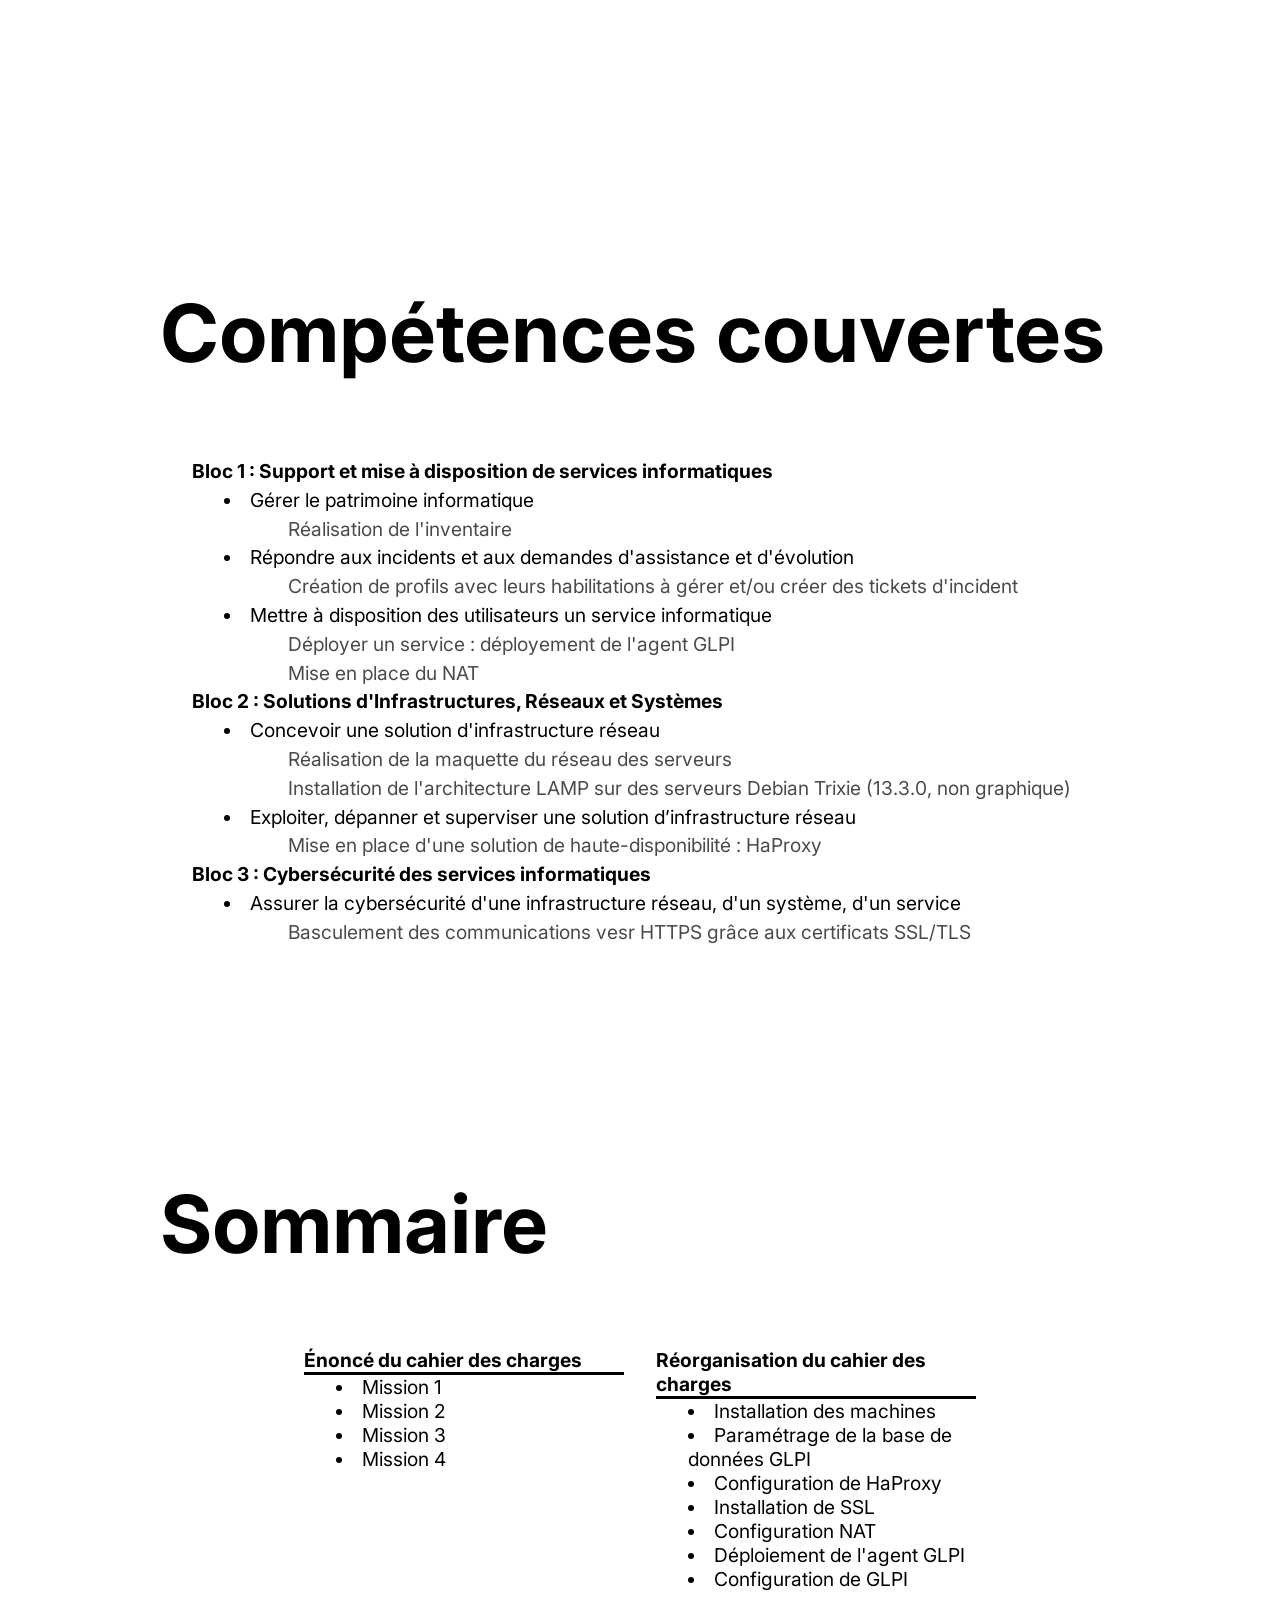
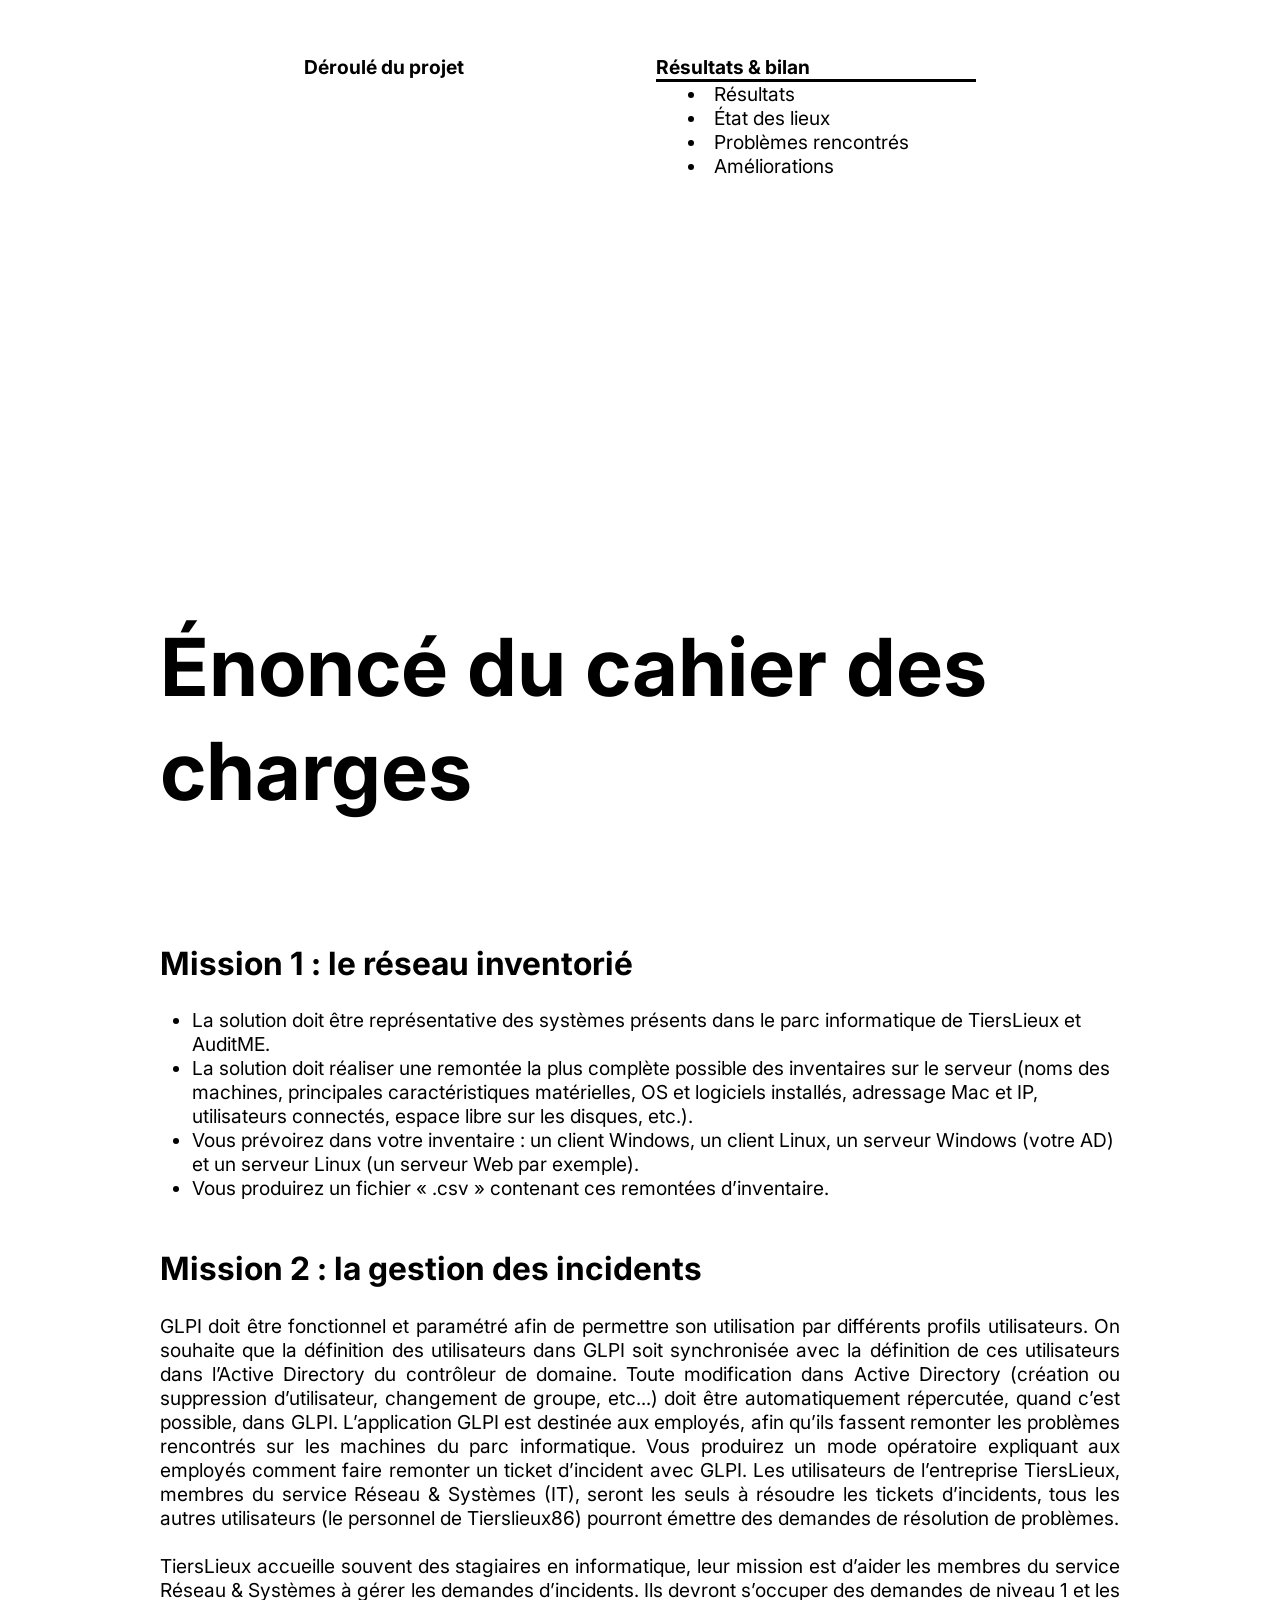
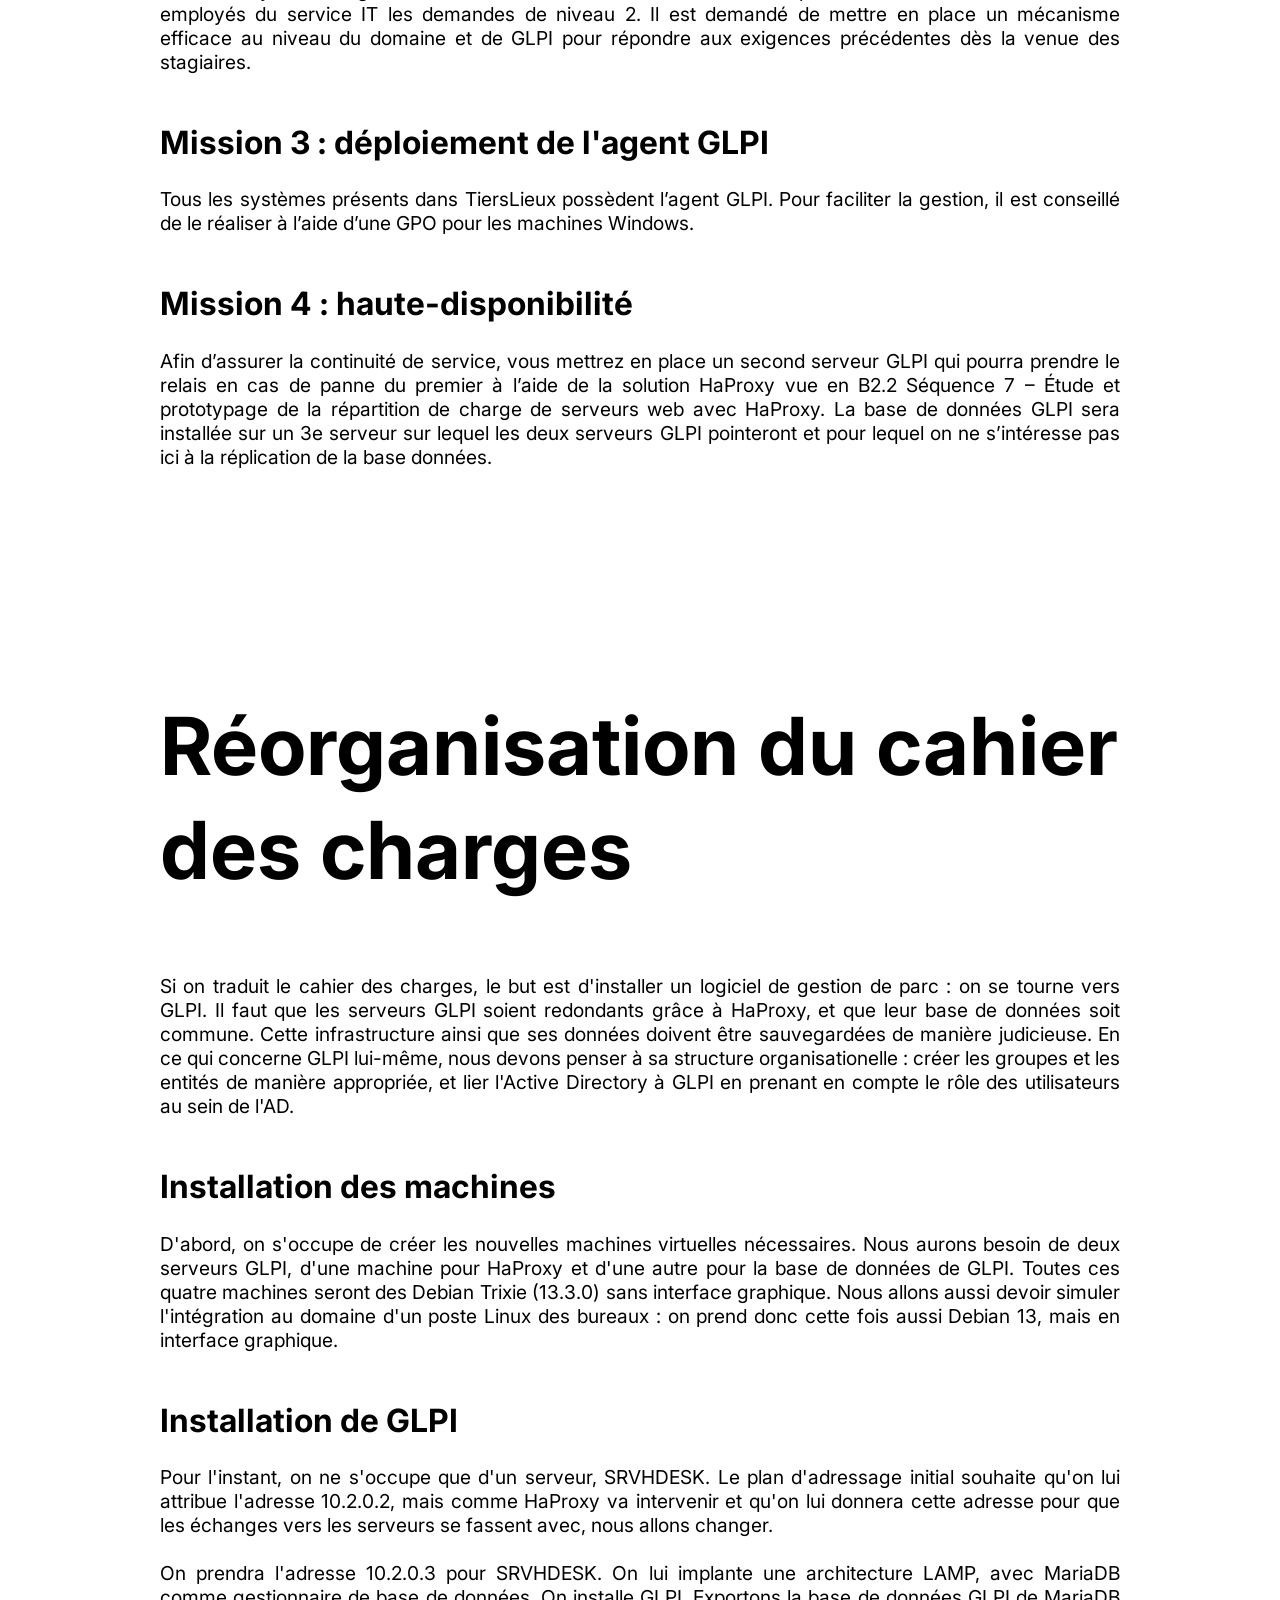
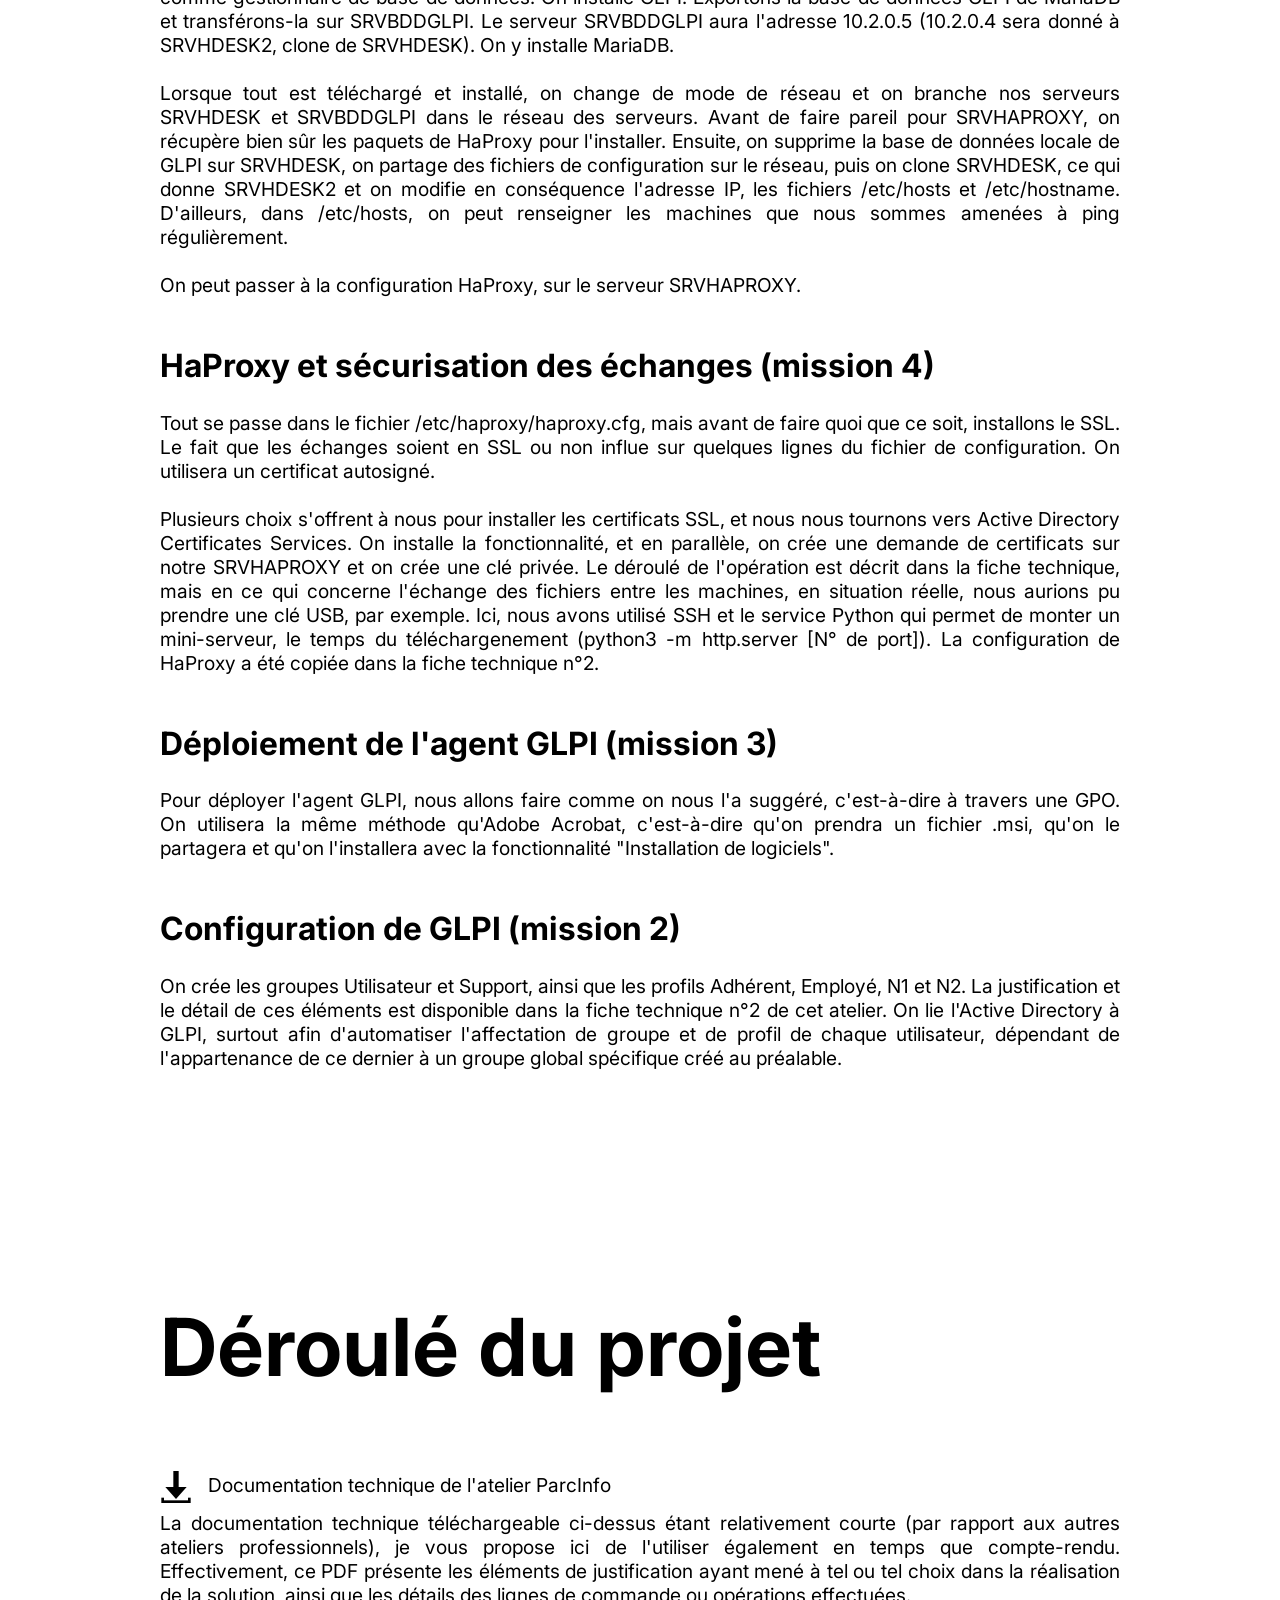
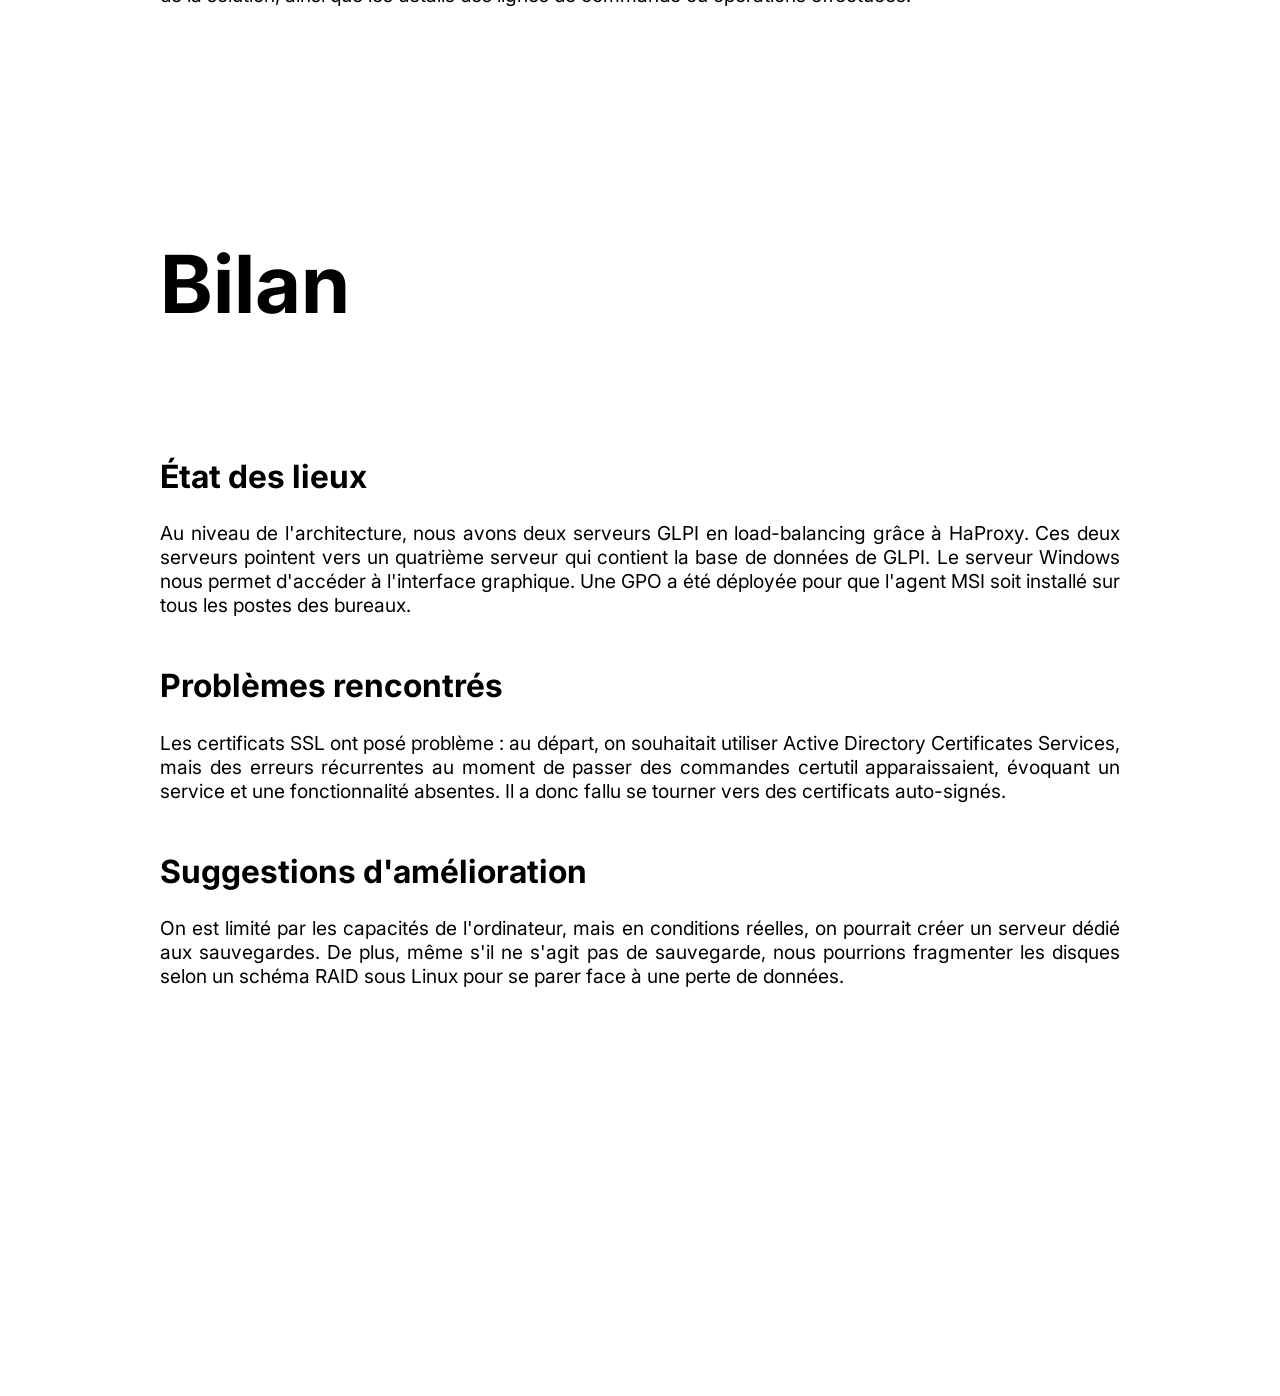
<file: parcinfo.html>
<!DOCTYPE html>
  <html>
  <head>
    <meta name="robots" content="noindex, nofollow">
    <meta charset="utf-8"/>
    <title>ParcInfo</title>
    <meta type="description" content="Atelier professionnel InfraSite">

    <link rel="stylesheet" href="./styles/styleAP.css" type="text/css">
  </head>
  <body>
    <button class = "toggle" onclick="toggleMenu()">
      <span class = "menuIcon">
        <img src = "./styles/icons/menu.png">
      </span>
    </button>
    <button class = "backUp">
      <a href = "#sommaire">
        <img src = "./styles/icons/arrow.png">
      </a>
    </button>
    <div class = "fullScreenMenu">
      <ul>
        <li class = "primary"><a href = "./index.html">Accueil</a></li>
        <li class = "secondary"><a href = "./index.html#experience">Expérience</a></li>
        <li class = "secondary"><a href = "./index.html#formation">Formations</a></li>
        <li class = "primary"><a href = "./realisations.html">Réalisations</a></li>
        <li class = "secondary"><a href = "./infrasite.html">InfraSite</a></li>
        <li class = "secondary"><a href = "./evolsyswin.html">EvolSysWin</a></li>
        <li class = "secondary"><a href = "./parcinfo.html">ParcInfo</a></li>
        <li class = "primary"><a href = "./veille_technologique.html">Veille technologique</a></li>
        <li class = "primary"><a href = "./contact.html">Contact</a></li>
        <li class = "secondary"><a href = "./contact.html#telechargements">Téléchargements</a></li>
        <li class = "secondary"><a href = "./contact.html#contact">Ecrivez-moi</a></li>
      </ul>
    </div>
    <div class = "hero">
      <div class = "positionTitle title1"><h1>ParcInfo</h1></div>
    </div>
    <section>
      <div class = "title1">Présentation</div>
      <div class = "presentation">
        <div class = "textPresentation">
          L'ETP de Chasseneuil doit pouvoir assurer une gestion de l'inventaire et un suivi des incidents. Il faut proposer une solution à ce besoin, et sécuriser cette solution, notamment en élaborant des plans de sauvegarde et une sécurisation des échanges.
          <br><br>
          Afin d'optimiser le travail, il a été jugé préférable de présenter toutes les missions dans un premier temps, puis réorganiser l'ensemble de ces missions afin d'aboutir à un plan d'approche de la solution. En effet, nous avons souhaité partir d'abord des missions de réseau physique, pour ensuite s'occuper des applications.
        </div>
        <div class = "downloadPresentation">
          <div class = "download">
            <div>
              <a href =  "./files/ETP-Poitiers.pdf" download><img src = "./styles/icons/download.png" alt = "Bouton de téléchargement du contexte général des ETP" title = "Téléchargez le PDF du contexte général de l'ETP"></a>
            </div>
            <div>
              Contexte général des ETP
            </div>
          </div>
          <div class = "download">
            <div>
              <a href =  "./files/ETP-Chasseneuil.pdf" download><img src = "./styles/icons/download.png" alt = "Bouton de téléchargement du contexte spécifique de l'ETP de Chasseneuil" title = "Téléchargez le PDF du contexte de l'ETP de Chasseneuil"></a>
            </div>  
            <div>
              Contexte spécifique de l'ETP de Chasseneuil
            </div>
          </div>
          <div class = "download">
            <div>
              <a href =  "./files/ParcInfo-DT.pdf" download><img src = "./styles/icons/download.png" alt = "Bouton de téléchargement de l'ensemble de la documentation technique de l'atelier ParcInfo" title = "Téléchargez le PDF du compte-rendu de l'atelier InfraSite"></a>
            </div>
            <div>Documentation technique de l'atelier ParcInfo</div>
          </div>
        </div>
      </div>
    </div>
  </section>
  <section class = "sectionList">
    <div class = "title1">Compétences couvertes</div>
    <ul>
      <li>Bloc 1 : Support et mise à disposition de services informatiques
        <ul>
          <li>Gérer le patrimoine informatique
            <ul>
              <li>Réalisation de l'inventaire</li>
            </ul>
          </li>
          <li>Répondre aux incidents et aux demandes d'assistance et d'évolution
            <ul>
              <li>Création de profils avec leurs habilitations à gérer et/ou créer des tickets d'incident</li>
            </ul>
          </li>
          <li>
            Mettre à disposition des utilisateurs un service informatique
            <ul>
              <li>Déployer un service : déployement de l'agent GLPI</li>
              <li>Mise en place du NAT</li>
            </ul>
          </li>
        </ul>
      </li>
      <li>
        Bloc 2 : Solutions d'Infrastructures, Réseaux et Systèmes
        <ul>
          <li>
            Concevoir une solution d'infrastructure réseau
            <ul>
              <li>Réalisation de la maquette du réseau des serveurs</li>
              <li>Installation de l'architecture LAMP sur des serveurs Debian Trixie (13.3.0, non graphique)</li>
            </ul>
          </li>
          <li>
            Exploiter, dépanner et superviser une solution d’infrastructure réseau
            <ul>
              <li>
                Mise en place d'une solution de haute-disponibilité : HaProxy
              </li>
            </ul>
          </li>
        </ul>
      </li>
      <li>
        Bloc 3 : Cybersécurité des services informatiques
        <ul>
          <li>
             Assurer la cybersécurité d'une infrastructure réseau, d'un système, d'un service 
            <ul>
              <li>Basculement des communications vesr HTTPS grâce aux certificats SSL/TLS</li>
            </ul>
          </li>
        </ul>
      </li>
    </ul>
  </section>
  <section>
    <div class = "title1" id = "sommaire">Sommaire</div>
    <div class = "ensemblePartie">
      <div class = "partie">
        <a href="#cdc" class = "titrePartie">Énoncé du cahier des charges</a><br>
        <ul>
          <li><a href="#M1" class = "elementPartie">Mission 1</a></li>
          <li><a href="#M2" class = "elementPartie">Mission 2</a></li>
          <li><a href="#M3" class = "elementPartie">Mission 3</a></li>
          <li><a href="#M5" class = "elementPartie">Mission 4</a></li>
        </ul>
      </div>
      <div class = "partie">
        <a href="#plan" class = "titrePartie">Réorganisation du cahier des charges</a>
        <ul>
          <li><a href="#P1" class = "elementPartie">Installation des machines</a></li>
          <li><a href="#P2" class = "elementPartie">Paramétrage de la base de données GLPI</a></li>
          <li><a href="#P3" class = "elementPartie">Configuration de HaProxy</a></li>
          <li><a href="#P4" class = "elementPartie">Installation de SSL</a></li>
          <li><a href="#P5" class = "elementPartie">Configuration NAT</a></li>
          <li><a href="#P7" class = "elementPartie">Déploiement de l'agent GLPI</a></li>
          <li><a href="#P8" class = "elementPartie">Configuration de GLPI</a></li>
        </li>
      </div>
      <div class = "partie">
        <a href="#deroule" class = "titrePartie">Déroulé du projet</a>
      </div>
      <div class = "partie">
        <a href="#bilan" class = "titrePartie">Résultats & bilan</a><br>
        <ul>
          <li><a href="#resultats" class = "elementPartie">Résultats</a></li>
          <li><a href="#etatdeslieux" class = "elementPartie">État des lieux</a></li>
          <li><a href="#problemes" class = "elementPartie">Problèmes rencontrés</a></li>
          <li><a href="#ameliorations" class = "elementPartie">Améliorations</a></li>
        </ul>
      </div>
    </div>
  </section>
  <section class = "fullScreenSection"  id = "M0">
    <div class = "title1">Énoncé du cahier des charges</div>
    <div class = "title2" id = "M1">Mission 1 : le réseau inventorié</div>
    <ul>
      <li>La solution doit être représentative des systèmes présents dans le parc informatique de TiersLieux et AuditME.</li>
      <li>La solution doit réaliser une remontée la plus complète possible des inventaires sur le serveur (noms des machines, principales caractéristiques matérielles, OS et logiciels installés, adressage Mac et IP, utilisateurs connectés, espace libre sur les disques, etc.).</li>
      <li>Vous prévoirez dans votre inventaire : un client Windows, un client Linux, un serveur Windows (votre AD) et un serveur Linux (un serveur Web par exemple).</li>
      <li>Vous produirez un fichier « .csv » contenant ces remontées d’inventaire.</li>
    </ul>
    <div class = "title2" id = "M2">Mission 2 : la gestion des incidents</div>
    <p>
      GLPI doit être fonctionnel et paramétré afin de permettre son utilisation par différents profils utilisateurs. On souhaite que la définition des utilisateurs dans GLPI soit synchronisée avec la définition de ces utilisateurs dans l’Active Directory du contrôleur de domaine. Toute modification dans Active Directory (création ou suppression d’utilisateur, changement de groupe, etc...) doit être automatiquement répercutée, quand c’est possible, dans GLPI. L’application GLPI est destinée aux employés, afin qu’ils fassent remonter les problèmes rencontrés sur les machines du parc informatique. Vous produirez un mode opératoire expliquant aux employés comment faire remonter un ticket d’incident avec GLPI. Les utilisateurs de l’entreprise TiersLieux, membres du service Réseau & Systèmes (IT), seront les seuls à résoudre les tickets d’incidents, tous les autres utilisateurs (le personnel de Tierslieux86) pourront émettre des demandes de résolution de problèmes.
      <br><br>
      TiersLieux accueille souvent des stagiaires en informatique, leur mission est d’aider les membres du service Réseau & Systèmes à gérer les demandes d’incidents. Ils devront s’occuper des demandes de niveau 1 et les employés du service IT les demandes de niveau 2. Il est demandé de mettre en place un mécanisme efficace au niveau du domaine et de GLPI pour répondre aux exigences précédentes dès la venue des stagiaires.
    </p>
    <div class = "title2" id = "M3">Mission 3 : déploiement de l'agent GLPI</div>
    <p>
      Tous les systèmes présents dans TiersLieux possèdent l’agent GLPI. Pour faciliter la gestion, il est conseillé de le réaliser à l’aide d’une GPO pour les machines Windows.
    </p>
    <div class = "title2" id = "M5">Mission 4 : haute-disponibilité</div>
    <p>
      Afin d’assurer la continuité de service, vous mettrez en place un second serveur GLPI qui pourra prendre le relais en cas de panne du premier à l’aide de la solution HaProxy vue en B2.2 Séquence 7 – Étude et prototypage de la répartition de charge de serveurs web avec HaProxy. La base de données GLPI sera installée sur un 3e serveur sur lequel les deux serveurs GLPI pointeront et pour lequel on ne s’intéresse pas ici à la réplication de la base données.
    </p>
  </section>
  <section>
    <div class = "title1" id = "plan">Réorganisation du cahier des charges</div>
    <p>
      Si on traduit le cahier des charges, le but est d'installer un logiciel de gestion de parc : on se tourne vers GLPI. Il faut que les serveurs GLPI soient redondants grâce à HaProxy, et que leur base de données soit commune. Cette infrastructure ainsi que ses données doivent être sauvegardées de manière judicieuse. En ce qui concerne GLPI lui-même, nous devons penser à sa structure organisationelle : créer les groupes et les entités de manière appropriée, et lier l'Active Directory à GLPI en prenant en compte le rôle des utilisateurs au sein de l'AD.
    </p>
    <div class = "title2" id = "P1">Installation des machines</div>
    <p>
      D'abord, on s'occupe de créer les nouvelles machines virtuelles nécessaires. Nous aurons besoin de deux serveurs GLPI, d'une machine pour HaProxy et d'une autre pour la base de données de GLPI. Toutes ces quatre machines seront des Debian Trixie (13.3.0) sans interface graphique. Nous allons aussi devoir simuler l'intégration au domaine d'un poste Linux des bureaux : on prend donc cette fois aussi Debian 13, mais en interface graphique.
    </p>
    <div class = "title2" id = "P3">Installation de GLPI</div>
    <p>
      Pour l'instant, on ne s'occupe que d'un serveur, SRVHDESK. Le plan d'adressage initial souhaite qu'on lui attribue l'adresse 10.2.0.2, mais comme HaProxy va intervenir et qu'on lui donnera cette adresse pour que les échanges vers les serveurs se fassent avec, nous allons changer.
      <br><br>
      On prendra l'adresse 10.2.0.3 pour SRVHDESK. On lui implante une architecture LAMP, avec MariaDB comme gestionnaire de base de données. On installe GLPI. Exportons la base de données GLPI de MariaDB et transférons-la sur SRVBDDGLPI. Le serveur SRVBDDGLPI aura l'adresse 10.2.0.5 (10.2.0.4 sera donné à SRVHDESK2, clone de SRVHDESK). On y installe MariaDB.
      <br><br>
      Lorsque tout est téléchargé et installé, on change de mode de réseau et on branche nos serveurs SRVHDESK et SRVBDDGLPI dans le réseau des serveurs. Avant de faire pareil pour SRVHAPROXY, on récupère bien sûr les paquets de HaProxy pour l'installer. Ensuite, on supprime la base de données locale de GLPI sur SRVHDESK, on partage des fichiers de configuration sur le réseau, puis on clone SRVHDESK, ce qui donne SRVHDESK2 et on modifie en conséquence l'adresse IP, les fichiers /etc/hosts et /etc/hostname. D'ailleurs, dans /etc/hosts, on peut renseigner les machines que nous sommes amenées à ping régulièrement.
      <br><br>
      On peut passer à la configuration HaProxy, sur le serveur SRVHAPROXY.
    </p>
    <div class = "title2" id = "P4">HaProxy et sécurisation des échanges (mission 4)</div>
    <p>
       Tout se passe dans le fichier /etc/haproxy/haproxy.cfg, mais avant de faire quoi que ce soit, installons le SSL. Le fait que les échanges soient en SSL ou non influe sur quelques lignes du fichier de configuration. On utilisera un certificat autosigné.
       <br><br>
       Plusieurs choix s'offrent à nous pour installer les certificats SSL, et nous nous tournons vers Active Directory Certificates Services. On installe la fonctionnalité, et en parallèle, on crée une demande de certificats sur notre SRVHAPROXY et on crée une clé privée. Le déroulé de l'opération est décrit dans la fiche technique, mais en ce qui concerne l'échange des fichiers entre les machines, en situation réelle, nous aurions pu prendre une clé USB, par exemple. Ici, nous avons utilisé SSH et le service Python qui permet de monter un mini-serveur, le temps du téléchargenement (python3 -m http.server [N° de port]). La configuration de HaProxy a été copiée dans la fiche technique n°2.
    </p>
    <div class = "title2" id = "P7">Déploiement de l'agent GLPI (mission 3)</div>
    <p>
      Pour déployer l'agent GLPI, nous allons faire comme on nous l'a suggéré, c'est-à-dire à travers une GPO. On utilisera la même méthode qu'Adobe Acrobat, c'est-à-dire qu'on prendra un fichier .msi, qu'on le partagera et qu'on l'installera avec la fonctionnalité "Installation de logiciels".
    </p>
    <div class = "title2" id = "P8">Configuration de GLPI (mission 2)</div>
    <p>
      On crée les groupes Utilisateur et Support, ainsi que les profils Adhérent, Employé, N1 et N2. La justification et le détail de ces éléments est disponible dans la fiche technique n°2 de cet atelier. On lie l'Active Directory à GLPI, surtout afin d'automatiser l'affectation de groupe et de profil de chaque utilisateur, dépendant de l'appartenance de ce dernier à un groupe global spécifique créé au préalable.
    </p>
  </section>
  <section>
    <div class = "title1" id = "deroule">Déroulé du projet</div>
    <div class = "download">
      <div>
        <a href =  "./files/ParcInfo-DT.pdf" download><img src = "./styles/icons/download.png" alt = "Bouton de téléchargement de l'ensemble de la documentation technique de l'atelier ParcInfo" title = "Téléchargez le PDF du compte-rendu de l'atelier InfraSite"></a>
      </div>
      <div>Documentation technique de l'atelier ParcInfo</div>
    </div>
    <p>
      La documentation technique téléchargeable ci-dessus étant relativement courte (par rapport aux autres ateliers professionnels), je vous propose ici de l'utiliser également en temps que compte-rendu. Effectivement, ce PDF présente les éléments de justification ayant mené à tel ou tel choix dans la réalisation de la solution, ainsi que les détails des lignes de commande ou opérations effectuées.
    </p>
  </section>
  <section>
    <div class = "title1" id = "bilan">Bilan</div>
    <div class = "title2" id = "etatdeslieux">État des lieux</div>
    <p>
      Au niveau de l'architecture, nous avons deux serveurs GLPI en load-balancing grâce à HaProxy. Ces deux serveurs pointent vers un quatrième serveur qui contient la base de données de GLPI. Le serveur Windows nous permet d'accéder à l'interface graphique. Une GPO a été déployée pour que l'agent MSI soit installé sur tous les postes des bureaux.
    </p>
    <div class = "title2" id = "problemes">Problèmes rencontrés</div>
    <p>
      Les certificats SSL ont posé problème : au départ, on souhaitait utiliser Active Directory Certificates Services, mais des erreurs récurrentes au moment de passer des commandes certutil apparaissaient, évoquant un service et une fonctionnalité absentes. Il a donc fallu se tourner vers des certificats auto-signés.
    </p>
    <div class = "title2" id = "ameliorations">Suggestions d'amélioration</div>
    <p>
      On est limité par les capacités de l'ordinateur, mais en conditions réelles, on pourrait créer un serveur dédié aux sauvegardes. De plus, même s'il ne s'agit pas de sauvegarde, nous pourrions fragmenter les disques selon un schéma RAID sous Linux pour se parer face à une perte de données.
    </p>
  </section>
  <div class = "afterGlobal"></div>
</body>
<script>
  function toggleMenu(){
   const menu = document.querySelector(".fullScreenMenu");
   const btn = document.querySelector(".toggle");

   menu.classList.contains("active") ? menu.classList.remove("active") : menu.classList.add("active");
 }

    (function () {
  function inject() {
    var css =
      '.gb-legalbar{position:fixed;left:0;right:0;bottom:0;z-index:9999;' +
        'display:flex;align-items:center;justify-content:space-between;gap:16px;' +
        'flex-wrap:wrap;padding:10px 16px;background:#ffffff;color:#111111;' +
        'border-top:1px solid #111111;' +
        'font:13px/1.4 -apple-system,BlinkMacSystemFont,"Segoe UI",Helvetica,Arial,sans-serif;}' +
      '.gb-legalbar p{margin:0;color:#555555;}' +
      '.gb-legalbar nav{display:flex;gap:18px;align-items:center;flex-wrap:wrap;}' +
      '.gb-legalbar a{color:#111111;text-decoration:none;border-bottom:1px solid #111111;padding-bottom:1px;}' +
      '.gb-legalbar a:hover{opacity:.6;}' +
      'body.gb-legalbar-active{padding-bottom:48px;}';

    var style = document.createElement('style');
    style.textContent = css;
    document.head.appendChild(style);

    var bar = document.createElement('div');
    bar.className = 'gb-legalbar';
    bar.innerHTML =
      '<p>Cet ancien portfolio n\u2019est plus mis \u00e0 jour.</p>' +
      '<nav>' +
        '<a href="https://brd-cnd.github.io/greenbeans/home.html">Voir greenbeans \u2192</a>' +
        '<a href="mentions-legales.html">Mentions l\u00e9gales</a>' +
      '</nav>';

    document.body.appendChild(bar);
    document.body.classList.add('gb-legalbar-active');
  }

  if (document.readyState === 'loading') {
    document.addEventListener('DOMContentLoaded', inject);
  } else {
    inject();
  }
})();
</script>


</html>
</file>
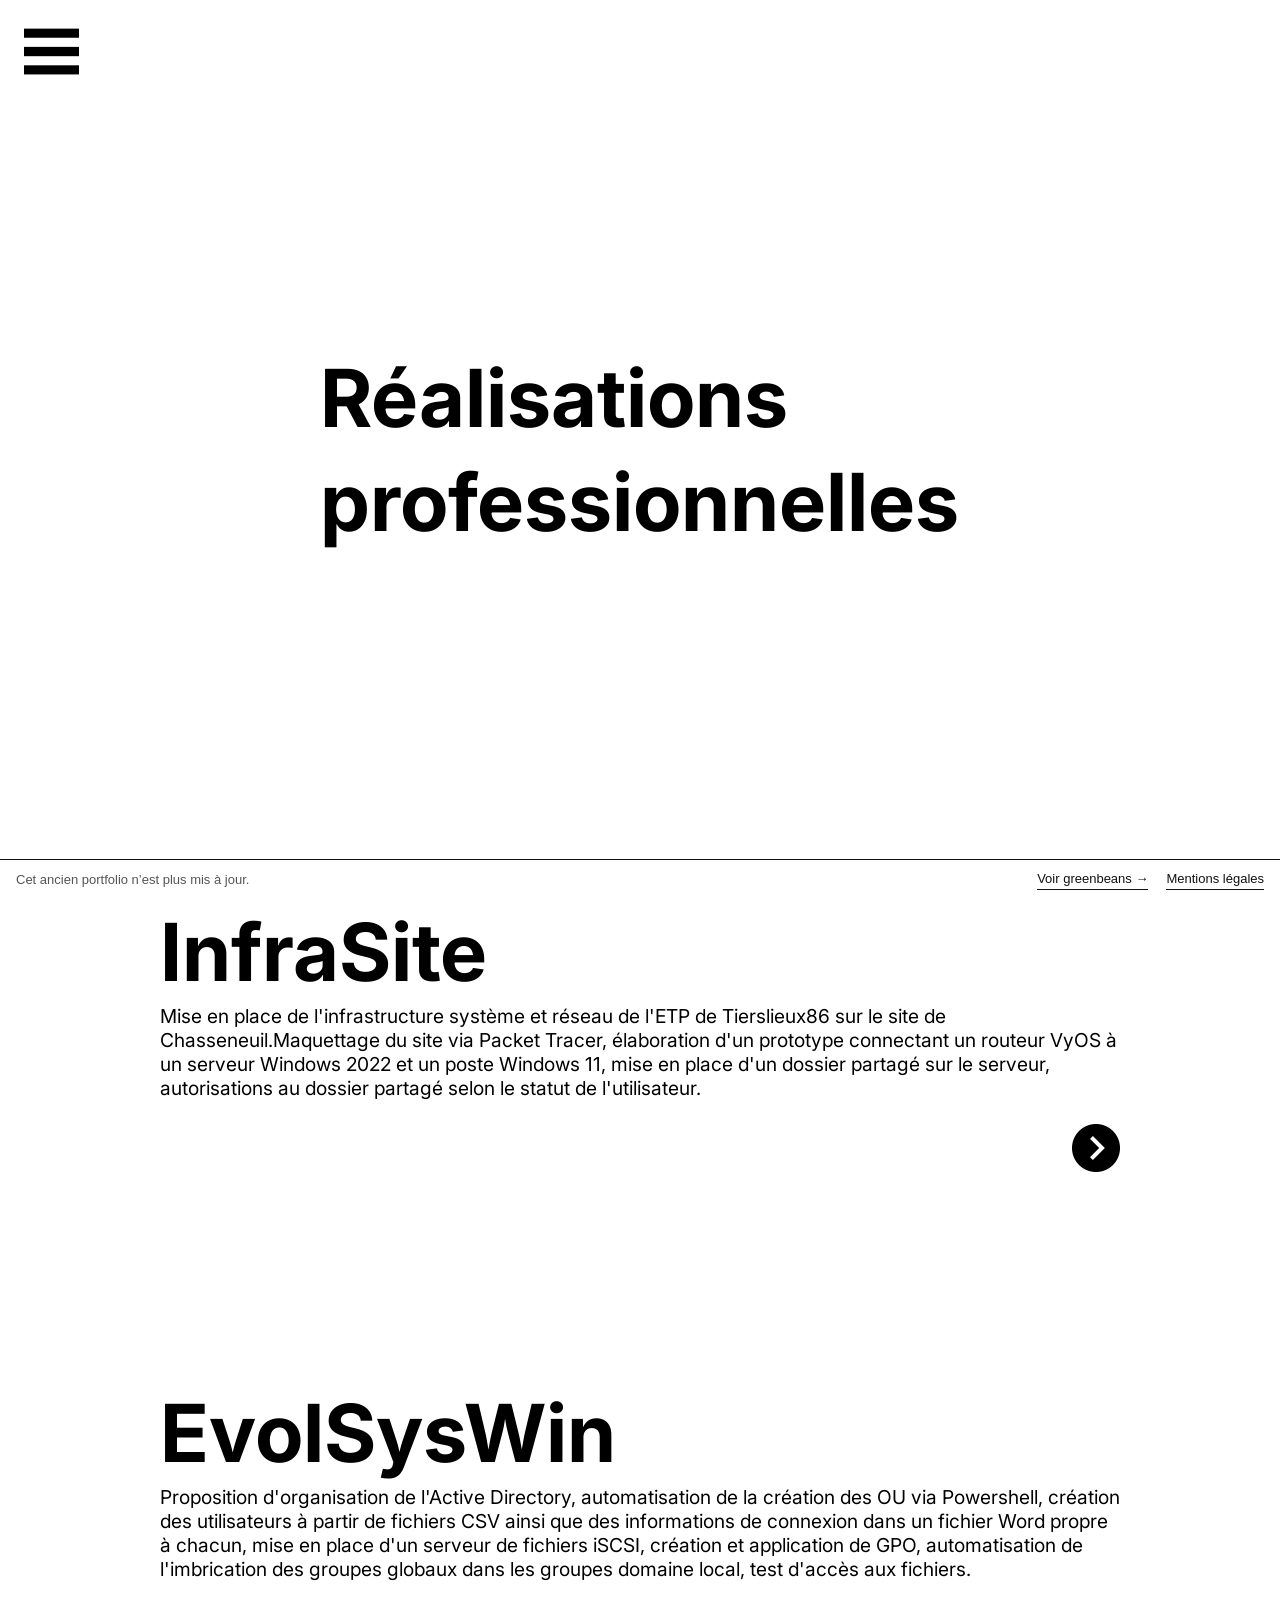
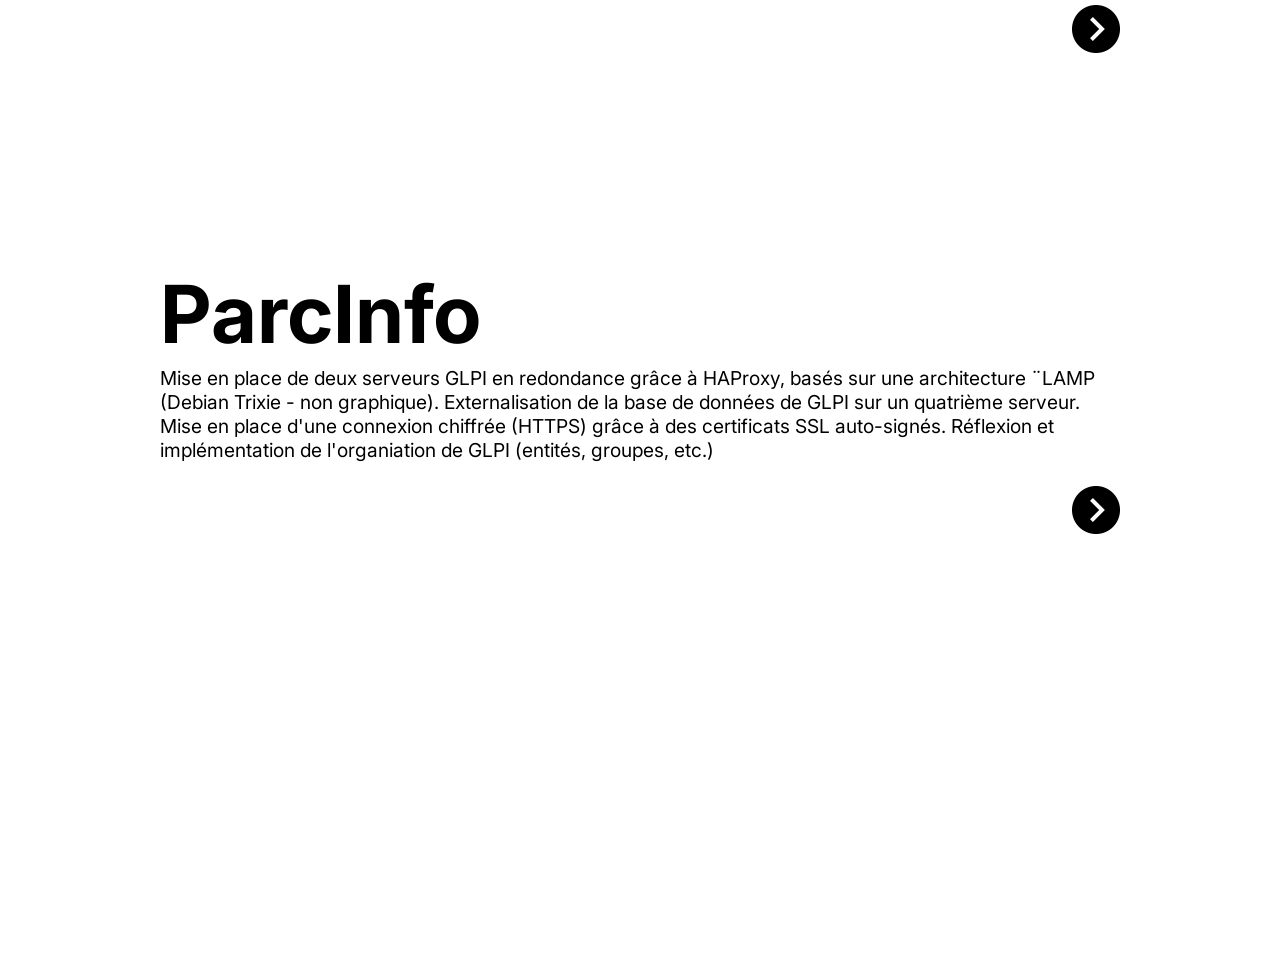
<file: realisations.html>
<!DOCTYPE html>
  <html>
  <head>
    <meta name="robots" content="noindex, nofollow">
    <meta charset="utf-8"/>
    <title>Réalisations</title>
    <meta type="description" content="Réalisations professionnelles">

    <link rel="stylesheet" href="./styles/styleRealisations.css" type="text/css">
  </head>
  <body>
    <button class = "toggle" onclick="toggleMenu()">
      <span class = "menuIcon">
        <img src = "./styles/icons/menu.png">
      </span>
    </button>
    <div class = "fullScreenMenu">
      <ul>
        <li class = "primary"><a href = "./index.html">Accueil</a></li>
        <li class = "secondary"><a href = "./index.html#experience">Expérience</a></li>
        <li class = "secondary"><a href = "./index.html#formation">Formations</a></li>
        <li class = "primary"><a href = "./realisations.html">Réalisations</a></li>
        <li class = "secondary"><a href = "./infrasite.html">InfraSite</a></li>
        <li class = "secondary"><a href = "./evolsyswin.html">EvolSysWin</a></li>
        <li class = "secondary"><a href = "./parcinfo.html">ParcInfo</a></li>
        <li class = "primary"><a href = "./veille_technologique.html">Veille technologique</a></li>
        <li class = "primary"><a href = "./contact.html">Contact</a></li>
        <li class = "secondary"><a href = "./contact.html#telechargements">Téléchargements</a></li>
        <li class = "secondary"><a href = "./contact.html#contact">Ecrivez-moi</a></li>
      </ul>
    </div>
</div>
<div class = "hero">
  <div class = "positionTitle title1">
    Réalisations professionnelles
  </div>
</div>
<section>
  <div class = "title1"><h2>InfraSite</h2></div>
  <div>
    Mise en place de l'infrastructure système et réseau de l'ETP de Tierslieux86 sur le site de Chasseneuil.Maquettage du site via Packet Tracer, élaboration d'un prototype connectant un routeur VyOS à un serveur Windows 2022 et un poste Windows 11, mise en place d'un dossier partagé sur le serveur, autorisations au dossier partagé selon le statut de l'utilisateur.
  </div>
  <div class = "icon"><a href = "./infrasite.html"><img src = "./styles/icons/next.png" alt = "Lien vers la page de l'atelier InfraSite" title = "Page vers l'atelier InfraSite"></a></div>
</section>
<section>
  <div class = "title1"><h2>EvolSysWin</h2></div>
  <div>
      Proposition d'organisation de l'Active Directory, automatisation de la création des OU via Powershell, création des utilisateurs à partir de fichiers CSV ainsi que des informations de connexion dans un fichier Word propre à chacun, mise en place d'un serveur de fichiers iSCSI, création et application de GPO, automatisation de l'imbrication des groupes globaux dans les groupes domaine local, test d'accès aux fichiers.
  </div>
  <div class = "icon"><a href = "./evolsyswin.html"><img src = "./styles/icons/next.png" alt = "Lien vers la page de l'atelier EvolSysWin" title = "Page vers l'atelier EvolSysWin"></a></div>
</section>
<section>
  <div class = "title1"><h2>ParcInfo</h2></div>
  <div>
    Mise en place de deux serveurs GLPI en redondance grâce à HAProxy, basés sur une architecture ¨LAMP (Debian Trixie - non graphique). Externalisation de la base de données de GLPI sur un quatrième serveur. Mise en place d'une connexion chiffrée (HTTPS) grâce à des certificats SSL auto-signés. Réflexion et implémentation de l'organiation de GLPI (entités, groupes, etc.)
  </div>
  <div class = "icon"><a href = "./parcinfo.html"><img src = "./styles/icons/next.png" alt = "Lien vers la page de l'atelier ParcInfo" title = "Page vers l'atelier ParcInfo"></a></div>
</section>
<div class = "afterGlobal"></div>
</body>
<script>
  function toggleMenu(){
   const menu = document.querySelector(".fullScreenMenu");
   const btn = document.querySelector(".toggle");

   menu.classList.contains("active") ? menu.classList.remove("active") : menu.classList.add("active");
 }

    (function () {
  function inject() {
    var css =
      '.gb-legalbar{position:fixed;left:0;right:0;bottom:0;z-index:9999;' +
        'display:flex;align-items:center;justify-content:space-between;gap:16px;' +
        'flex-wrap:wrap;padding:10px 16px;background:#ffffff;color:#111111;' +
        'border-top:1px solid #111111;' +
        'font:13px/1.4 -apple-system,BlinkMacSystemFont,"Segoe UI",Helvetica,Arial,sans-serif;}' +
      '.gb-legalbar p{margin:0;color:#555555;}' +
      '.gb-legalbar nav{display:flex;gap:18px;align-items:center;flex-wrap:wrap;}' +
      '.gb-legalbar a{color:#111111;text-decoration:none;border-bottom:1px solid #111111;padding-bottom:1px;}' +
      '.gb-legalbar a:hover{opacity:.6;}' +
      'body.gb-legalbar-active{padding-bottom:48px;}';

    var style = document.createElement('style');
    style.textContent = css;
    document.head.appendChild(style);

    var bar = document.createElement('div');
    bar.className = 'gb-legalbar';
    bar.innerHTML =
      '<p>Cet ancien portfolio n\u2019est plus mis \u00e0 jour.</p>' +
      '<nav>' +
        '<a href="https://brd-cnd.github.io/greenbeans/home.html">Voir greenbeans \u2192</a>' +
        '<a href="mentions-legales.html">Mentions l\u00e9gales</a>' +
      '</nav>';

    document.body.appendChild(bar);
    document.body.classList.add('gb-legalbar-active');
  }

  if (document.readyState === 'loading') {
    document.addEventListener('DOMContentLoaded', inject);
  } else {
    inject();
  }
})();
</script>


</html>
</file>
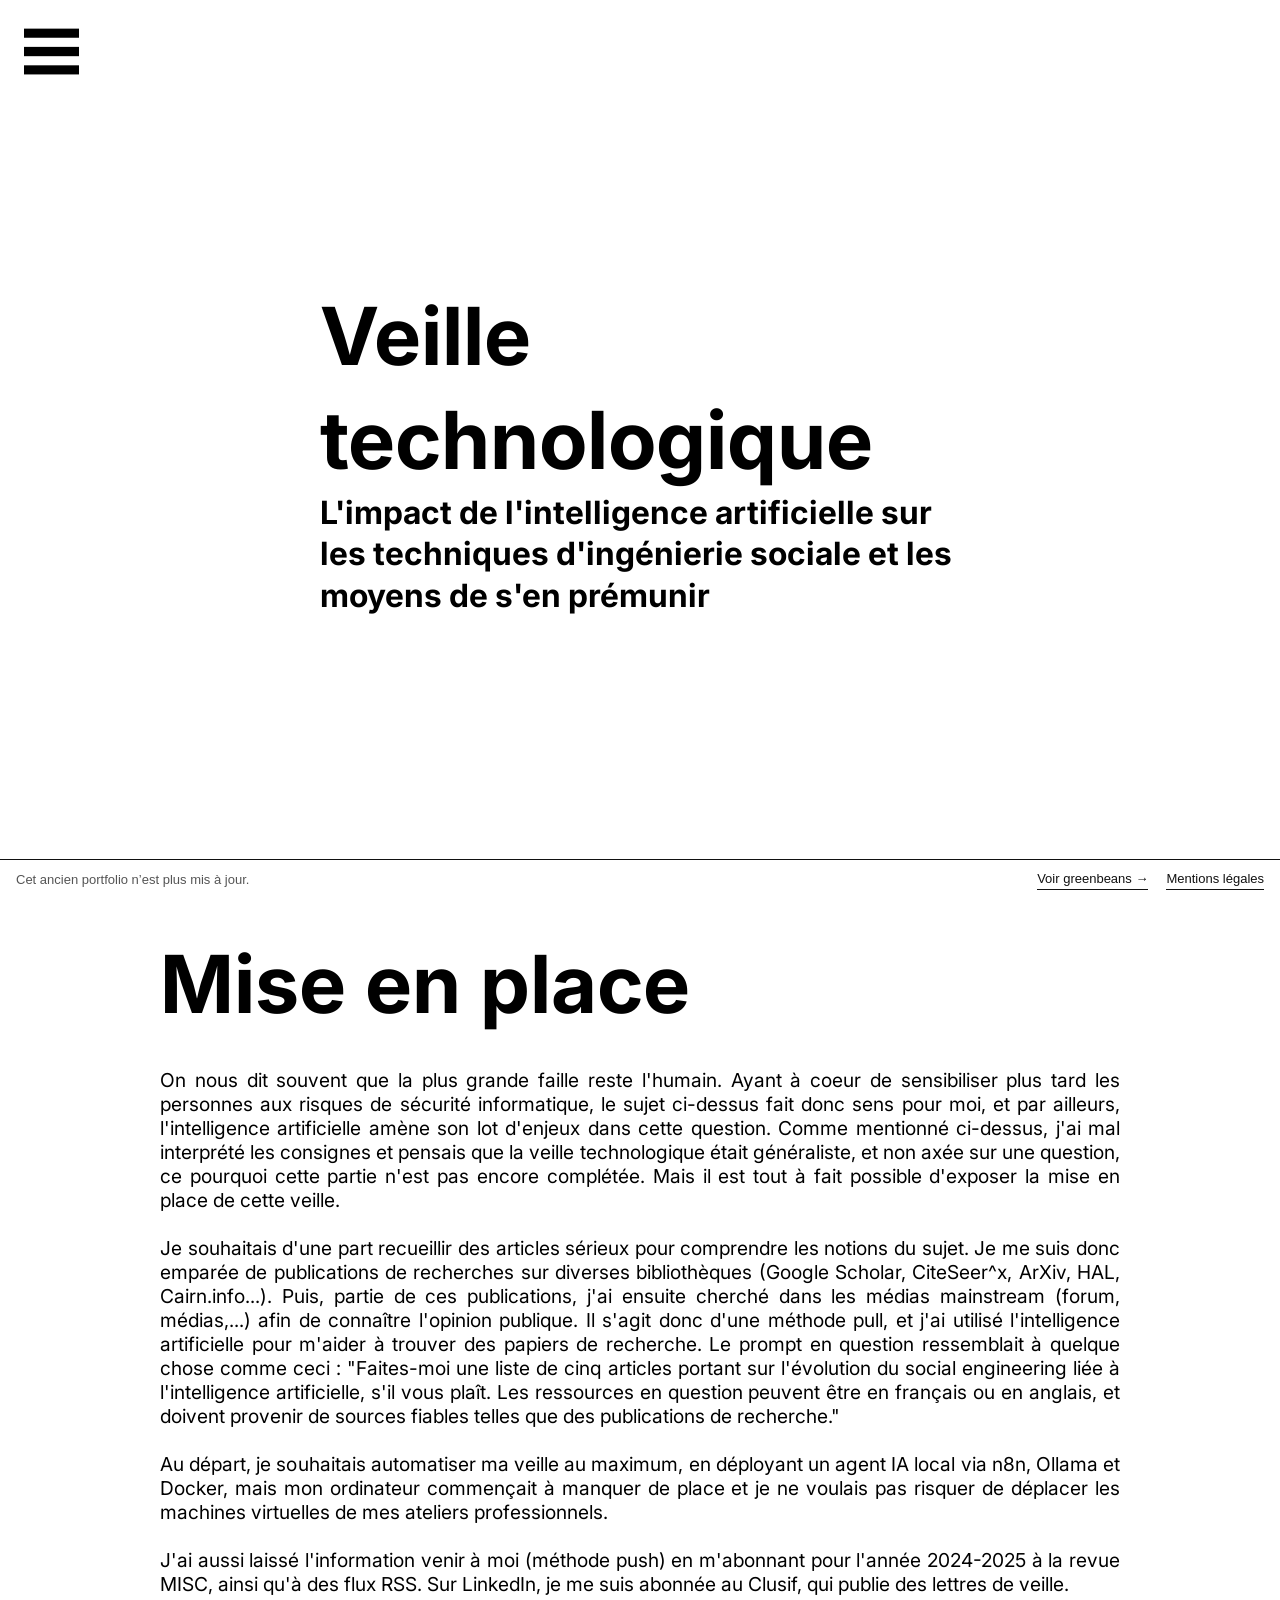
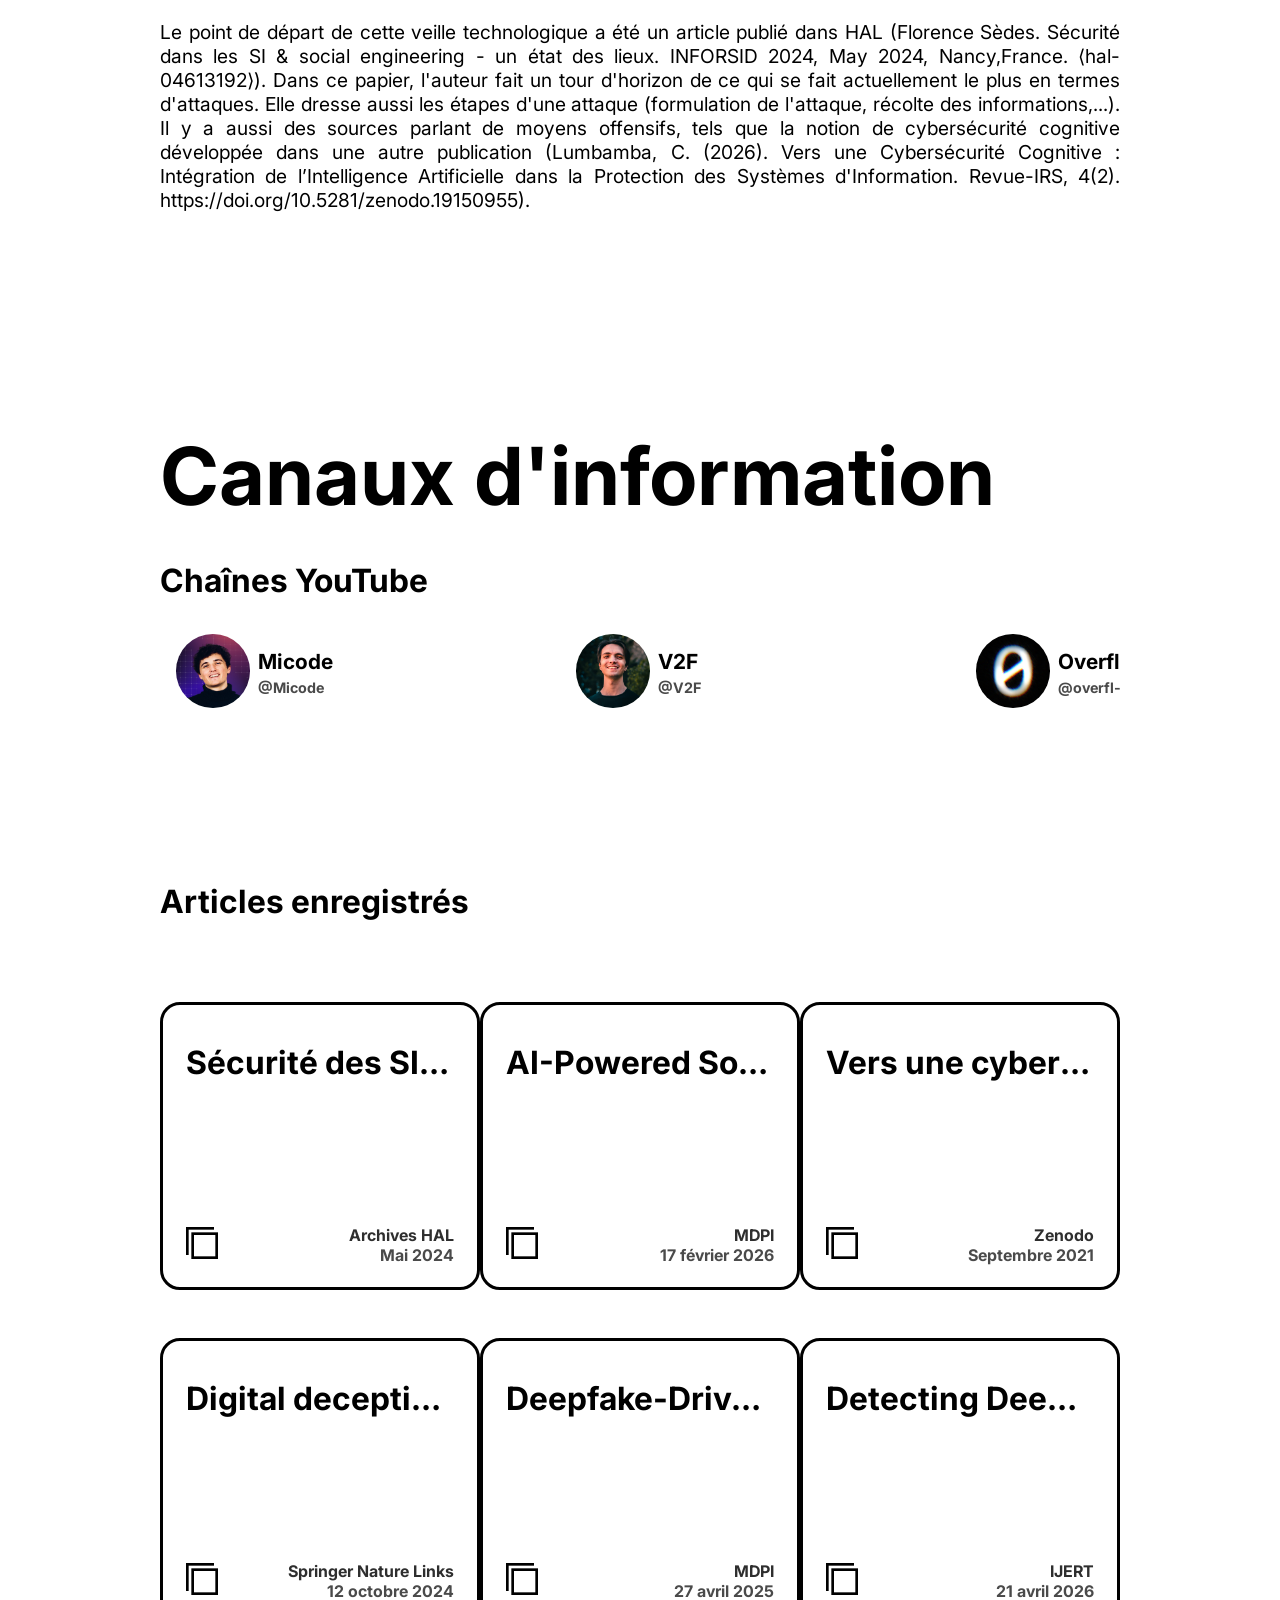
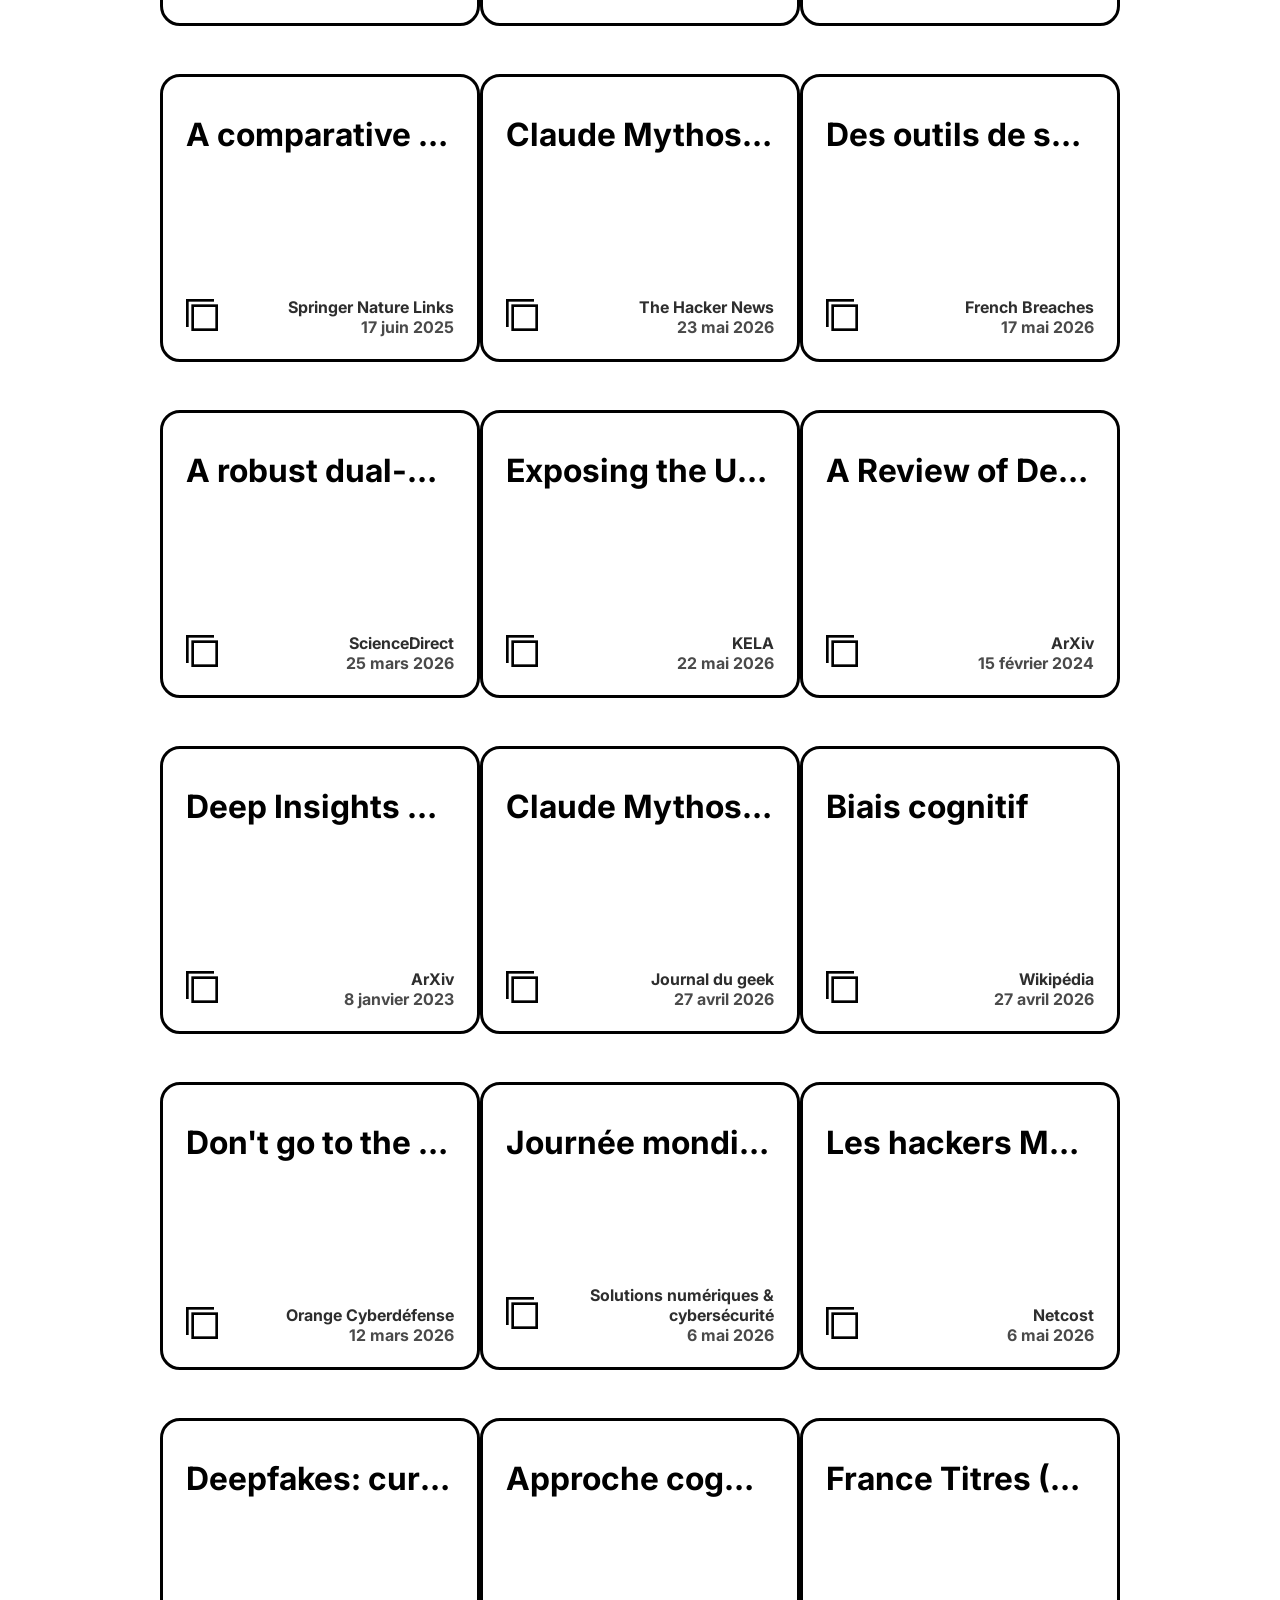
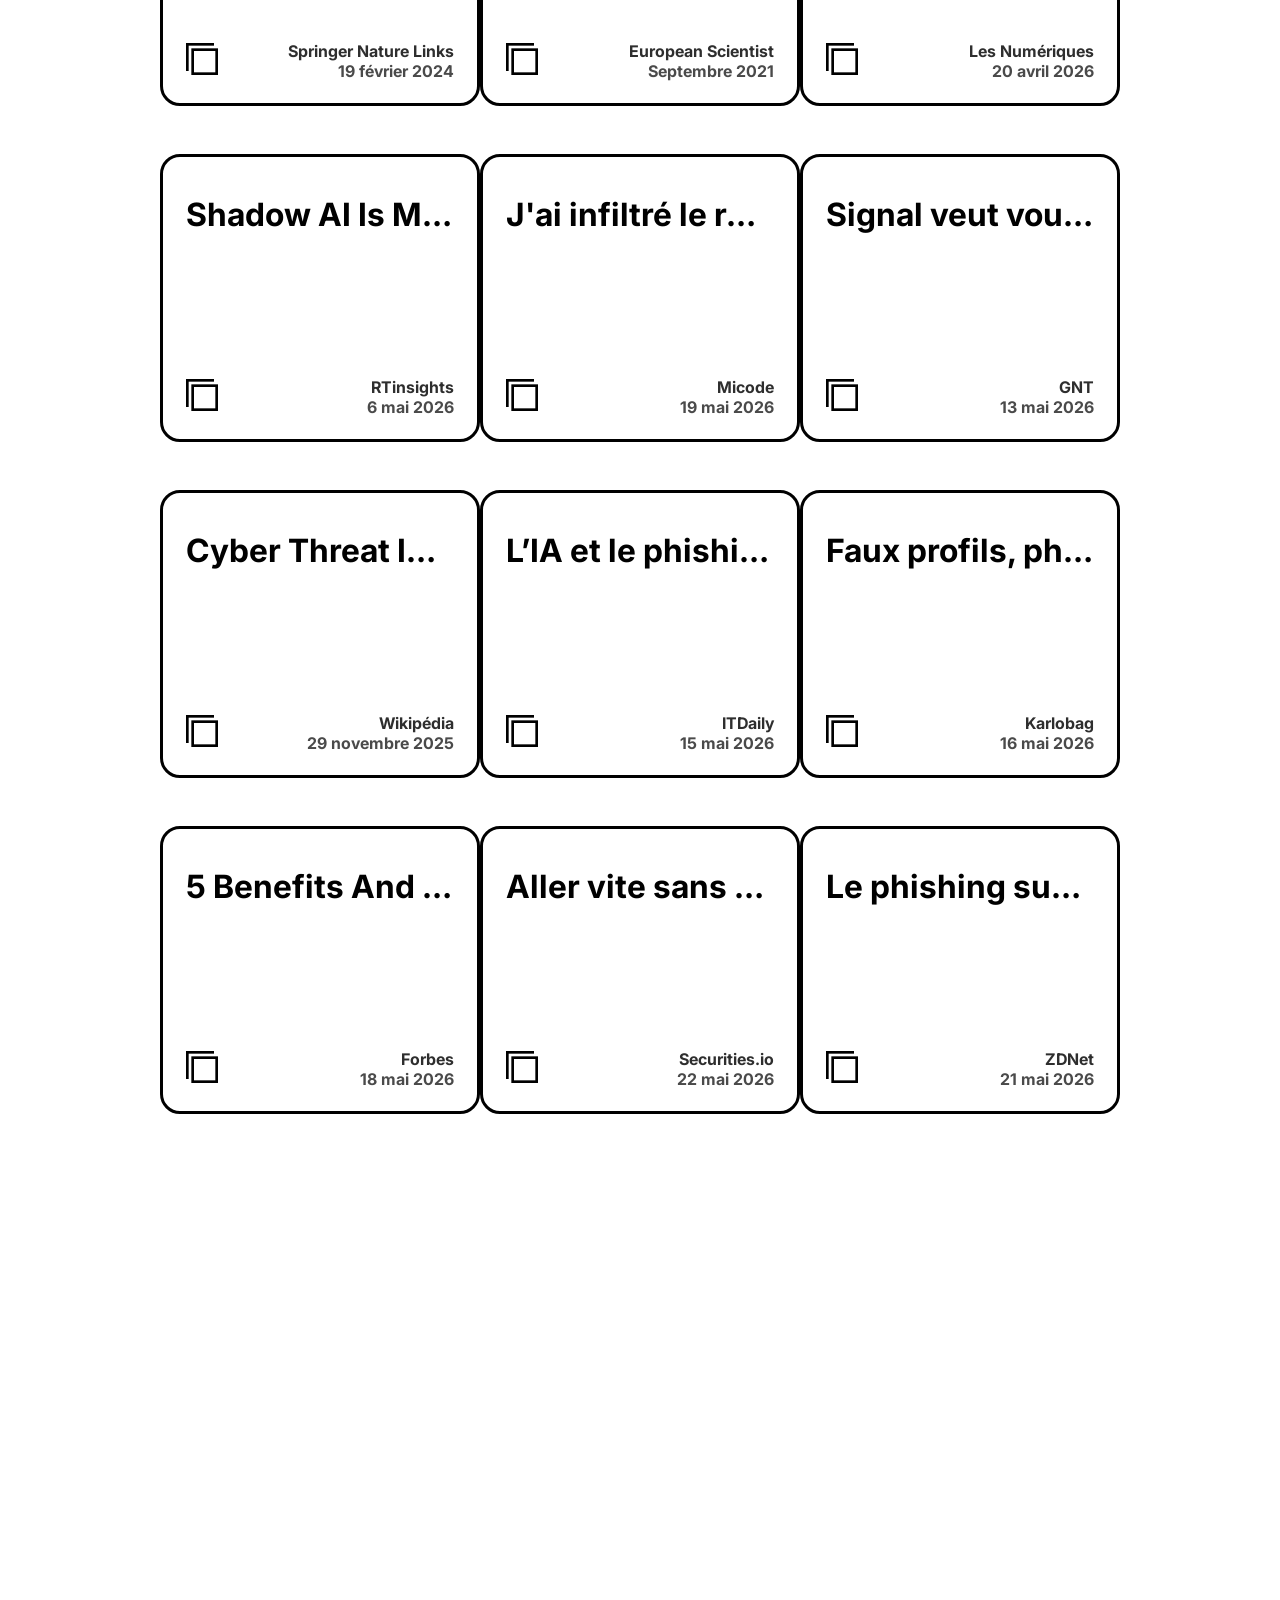
<file: veille_technologique.html>
<!DOCTYPE html>
  <html>
  <head>
    <meta name="robots" content="noindex, nofollow">
    <meta charset="utf-8"/>
    <title>Veille technologique</title>
    <meta type="description" content="Contact et téléchargements">

    <link rel="stylesheet" href="./styles/styleVeille.css" type="text/css">
  </head>
  <body>
    <button class = "toggle" onclick="toggleMenu()">
      <span class = "menuIcon">
        <img src = "./styles/icons/menu.png">
      </span>
    </button>
    <div class = "fullScreenMenu">
      <ul>
        <li class = "primary"><a href = "./index.html">Accueil</a></li>
        <li class = "secondary"><a href = "./index.html#experience">Expérience</a></li>
        <li class = "secondary"><a href = "./index.html#formation">Formations</a></li>
        <li class = "primary"><a href = "./realisations.html">Réalisations</a></li>
        <li class = "secondary"><a href = "./infrasite.html">InfraSite</a></li>
        <li class = "secondary"><a href = "./evolsyswin.html">EvolSysWin</a></li>
        <li class = "secondary"><a href = "./parcinfo.html">ParcInfo</a></li>
        <li class = "primary"><a href = "./veille_technologique.html">Veille technologique</a></li>
        <li class = "primary"><a href = "./contact.html">Contact</a></li>
        <li class = "secondary"><a href = "./contact.html#telechargements">Téléchargements</a></li>
        <li class = "secondary"><a href = "./contact.html#contact">Ecrivez-moi</a></li>
      </ul>
    </ul>
  </div>
</div>
<div class = "hero">
  <div class = "positionTitle title1"><h1>Veille technologique</h1>
    <div class = "title2">L'impact de l'intelligence artificielle sur les techniques d'ingénierie sociale et les moyens de s'en prémunir</div>
  </div>
</div>
  <section>
    <div class = "title1">Mise en place</div>
    <p class = "justifyText">
      On nous dit souvent que la plus grande faille reste l'humain. Ayant à coeur de sensibiliser plus tard les personnes aux risques de sécurité informatique, le sujet ci-dessus fait donc sens pour moi, et par ailleurs, l'intelligence artificielle amène son lot d'enjeux dans cette question. Comme mentionné ci-dessus, j'ai mal interprété les consignes et pensais que la veille technologique était généraliste, et non axée sur une question, ce pourquoi cette partie n'est pas encore complétée. Mais il est tout à fait possible d'exposer la mise en place de cette veille.
      <br><br>
      Je souhaitais d'une part recueillir des articles sérieux pour comprendre les notions du sujet. Je me suis donc emparée de publications de recherches sur diverses bibliothèques (Google Scholar, CiteSeer^x, ArXiv, HAL, Cairn.info...). Puis, partie de ces publications, j'ai ensuite cherché dans les médias mainstream (forum, médias,...) afin de connaître l'opinion publique. Il s'agit donc d'une méthode pull, et j'ai utilisé l'intelligence artificielle pour m'aider à trouver des papiers de recherche. Le prompt en question ressemblait à quelque chose comme ceci : "Faites-moi une liste de cinq articles portant sur l'évolution du social engineering liée à l'intelligence artificielle, s'il vous plaît. Les ressources en question peuvent être en français ou en anglais, et doivent provenir de sources fiables telles que des publications de recherche."
      <br><br>
      Au départ, je souhaitais automatiser ma veille au maximum, en déployant un agent IA local via n8n, Ollama et Docker, mais mon ordinateur commençait à manquer de place et je ne voulais pas risquer de déplacer les machines virtuelles de mes ateliers professionnels.
      <br><br>
      J'ai aussi laissé l'information venir à moi (méthode push) en m'abonnant pour l'année 2024-2025 à la revue MISC, ainsi qu'à des flux RSS. Sur LinkedIn, je me suis abonnée au Clusif, qui publie des lettres de veille.
      <br><br>
      Le point de départ de cette veille technologique a été un article publié dans HAL (Florence Sèdes. Sécurité dans les SI & social engineering - un état des lieux. INFORSID 2024, May 2024, Nancy,France. ⟨hal-04613192⟩). Dans ce papier, l'auteur fait un tour d'horizon de ce qui se fait actuellement le plus en termes d'attaques. Elle dresse aussi les étapes d'une attaque (formulation de l'attaque, récolte des informations,...). Il y a aussi des sources parlant de moyens offensifs, tels que la notion de cybersécurité cognitive développée dans une autre publication (Lumbamba, C. (2026). Vers une Cybersécurité Cognitive : Intégration de l’Intelligence Artificielle dans la Protection des Systèmes d'Information. Revue-IRS, 4(2). https://doi.org/10.5281/zenodo.19150955).
    </p>
  </section>
  <section>
    <div class = "title1" id="partieCanaux"><h2>Canaux d'information</h2></div>
    <div>
      <div class = "title2">Chaînes YouTube</div>
      <div class = "YouTube">
        <div class = "channelGroup">
          <div class = "channel">
            <div class = "pdpYouTuber">
              <img src = "./styles/pictures/ytb/micode.jpg" alt = "Photo de Michaël de Marliave">
            </div>
            <div class = "textYouTube">
              <div class = "youTuber">
                Micode
              </div>
              <div class = "linkYouTuber">
                <a href="https://www.youtube.com/@Micode" rel="noopener" target="_blank">@Micode</a>
              </div>
            </div>
          </div>
          <div class = "channel">
            <div class = "pdpYouTuber">
              <img src = "./styles/pictures/ytb/v2f.jpg" alt = "Photo de Victor Ostertag">
            </div>
            <div class = "textYouTube">
              <div class = "youTuber">
                V2F
              </div>
              <div class = "linkYouTuber">
                <a href="https://www.youtube.com/@V2F" rel="noopener" target="_blank">@V2F</a>
              </div>
            </div>
          </div>
          <div class = "channel">
            <div class = "pdpYouTuber">
              <img src = "./styles/pictures/ytb/overflow.jpg" alt = "Logo de la chaîne Overflow">
            </div>
            <div class = "textYouTube">
              <div class = "youTuber">
                Overfl0w
              </div>
              <div class = "linkYouTuber">
                <a href="https://www.youtube.com/@overfl-0-w" rel="noopener" target="_blank">@overfl-0-w</a>
              </div>
            </div>
          </div>
          <div class = "channel">
            <div class = "pdpYouTuber">
              <img src="./styles/pictures/ytb/hafnium.jpg" alt="Logo du YouTubeur Hafnium">
            </div>
            <div class = "textYouTube">
              <div class = "youTuber">
                Hafnium - Sécurité informatique
              </div>
              <div class = "linkYouTuber">
                <a href="https://www.youtube.com/@HafniumSecuriteInformatique" rel="noopener" target="_blank">@HafniumSecuriteInformatique</a>
              </div>
            </div>
          </div>
          <div class = "channel">
            <div class = "pdpYouTuber">
              <img src="./styles/pictures/ytb/cookieConnecte.jpg" alt="Photo de Samson Son">
            </div>
            <div class = "textYouTube">
              <div class = "youTuber">
                Cookie Connecté
              </div>
              <div class = "linkYouTuber">
                <a href="https://www.youtube.com/@Cookieconnect%C3%A9" rel="noopener" target="_blank">@Cookieconnecté</a>
              </div>
            </div>
          </div>
          <div class = "channel">
            <div class = "pdpYouTuber">
              <img src="./styles/pictures/ytb/itConnect.jpg" alt="Logo de la chaîne IT-Connect, de Florian Burnel">
            </div>
            <div class = "textYouTube">
              <div class = "youTuber">
                IT-Connect
              </div>
              <div class = "linkYouTuber">
                <a href="https://www.youtube.com/@IT-Connect" rel="noopener" target="_blank">@IT-Connect</a>
              </div>
            </div>
          </div>
          <div class = "channel">
            <div class = "pdpYouTuber">
              <img src="./styles/pictures/ytb/parlonsCyber.jpg" alt="Photo de Parlons Cyber">
            </div>
            <div class = "textYouTube">
              <div class = "youTuber">
                Parlons Cyber
              </div>
              <div class = "linkYouTuber">
                <a href="https://www.youtube.com/@ParlonsCyber" rel="noopener" target="_blank">@ParlonsCyber</a>
              </div>
            </div>
          </div>
          <div class = "channel">
            <div class = "pdpYouTuber">
              <img src="./styles/pictures/ytb/underscore.jpg" alt="Logo de la chaîne Underscore, chaîne secondaire de Micode">
            </div>
            <div class = "textYouTube">
              <div class = "youTuber">
                Underscore
              </div>
              <div class = "linkYouTuber">
                <a href="https://www.youtube.com/@Underscore_" rel="noopener" target="_blank">@Underscore_</a>
              </div>
            </div>
          </div>
        </div>
        <div aria-hidden class = "channelGroup">
          <div class = "channel">
            <div class = "pdpYouTuber">
              <img src = "./styles/pictures/ytb/micode.jpg" alt = "Photo de Michaël de Marliave">
            </div>
            <div class = "textYouTube">
              <div class = "youTuber">
                Micode
              </div>
              <div class = "linkYouTuber">
                <a href="https://www.youtube.com/@Micode" rel="noopener" target="_blank">@Micode</a>
              </div>
            </div>
          </div>
          <div class = "channel">
            <div class = "pdpYouTuber">
              <img src = "./styles/pictures/ytb/v2f.jpg" alt = "Photo de Victor Ostertag">
            </div>
            <div class = "textYouTube">
              <div class = "youTuber">
                V2F
              </div>
              <div class = "linkYouTuber">
                <a href="https://www.youtube.com/@V2F" rel="noopener" target="_blank">@V2F</a>
              </div>
            </div>
          </div>
          <div class = "channel">
            <div class = "pdpYouTuber">
              <img src = "./styles/pictures/ytb/overflow.jpg" alt = "Logo de la chaîne Overflow">
            </div>
            <div class = "textYouTube">
              <div class = "youTuber">
                Overfl0w
              </div>
              <div class = "linkYouTuber">
                <a href="https://www.youtube.com/@overfl-0-w" rel="noopener" target="_blank">@overfl-0-w</a>
              </div>
            </div>
          </div>
          <div class = "channel">
            <div class = "pdpYouTuber">
              <img src="./styles/pictures/ytb/hafnium.jpg" alt="Logo du YouTubeur Hafnium">
            </div>
            <div class = "textYouTube">
              <div class = "youTuber">
                Hafnium - Sécurité informatique
              </div>
              <div class = "linkYouTuber">
                <a href="https://www.youtube.com/@HafniumSecuriteInformatique" rel="noopener" target="_blank">@HafniumSecuriteInformatique</a>
              </div>
            </div>
          </div>
          <div class = "channel">
            <div class = "pdpYouTuber">
              <img src="./styles/pictures/ytb/cookieConnecte.jpg" alt="Photo de Samson Son">
            </div>
            <div class = "textYouTube">
              <div class = "youTuber">
                Cookie Connecté
              </div>
              <div class = "linkYouTuber">
                <a href="https://www.youtube.com/@Cookieconnect%C3%A9" rel="noopener" target="_blank">@Cookieconnecté</a>
              </div>
            </div>
          </div>
          <div class = "channel">
            <div class = "pdpYouTuber">
              <img src="./styles/pictures/ytb/itConnect.jpg" alt="Logo de la chaîne IT-Connect, de Florian Burnel">
            </div>
            <div class = "textYouTube">
              <div class = "youTuber">
                IT-Connect
              </div>
              <div class = "linkYouTuber">
                <a href="https://www.youtube.com/@IT-Connect" rel="noopener" target="_blank">@IT-Connect</a>
              </div>
            </div>
          </div>
          <div class = "channel">
            <div class = "pdpYouTuber">
              <img src="./styles/pictures/ytb/parlonsCyber.jpg" alt="Photo de Parlons Cyber">
            </div>
            <div class = "textYouTube">
              <div class = "youTuber">
                Parlons Cyber
              </div>
              <div class = "linkYouTuber">
                <a href="www.youtube.com/@ParlonsCyber" rel="noopener" target="_blank">@ParlonsCyber</a>
              </div>
            </div>
          </div>
          <div class = "channel">
            <div class = "pdpYouTuber">
              <img src="./styles/pictures/ytb/underscore.jpg" alt="Logo de la chaîne Underscore, chaîne secondaire de Micode">
            </div>
            <div class = "textYouTube">
              <div class = "youTuber">
                Underscore
              </div>
              <div class = "linkYouTuber">
                <a href="https://www.youtube.com/@Underscore_" rel="noopener" target="_blank">@Underscore_</a>
              </div>
            </div>
          </div>
        </div>
      </div>
    </div>
    <div class = "title2">Articles enregistrés</div>
    <div class ="container">
      <!--********************************************************************************-->
      <div class = "article">
        <div class = "item">
          <div class = "bubble">
            Sécurité des SI & social engineering - un état des lieux
          </div>
          <div class = "infoArticle">
            <div class ="titleArticle">
              Sécurité des SI & social engineering - un état des lieux
            </div>
            <div class = "btnVeille">
              <button type="button" onclick="copyLink(this)" data-link="https://hal.science/hal-04613192v1">
                <img src="./styles/icons/copy.png" alt="Icône pour copier le lien" title="Copier le lien">
                <div class = "copySuccess">Lien copié !</div>
              </button>
              <div class = "metaArticle">
                <div class = "sourceArticle">Archives HAL</div>
                <div class = "dateArticle">Mai 2024</div>
              </div>
            </div>
          </div>
          <div class = "recapArticle">
            État des lieux des connaissances actuelles concernant le fonctionnement et la prévention du social engineering. Présentation des biais cognitifs utilisés lors des attaques, des étapes d'une attaque, contre-mesures actuelles.
          </div>
        </div>
      </div>
      <!--********************************************************************************-->
      <div class = "article">
        <div class = "item">
          <div class = "bubble">
            AI-Powered Social Engineering: Emerging Attack Vectors, Vulnerabilites, and Multi-Layered Defense Strategies
          </div>
          <div class = "infoArticle">
            <div class ="titleArticle">
              AI-Powered Social Engineering: Emerging Attack Vectors, Vulnerabilites, and Multi-Layered Defense Strategies
            </div>
            <div class = "btnVeille">
              <button type="button" onclick="copyLink(this)" data-link="https://www.mdpi.com/2073-431X/15/2/128">
                <img src="./styles/icons/copy.png" alt="Icône pour copier le lien" title="Copier le lien">
                <div class = "copySuccess">Lien copié !</div>
              </button>
              <div class = "metaArticle">
                <div class = "sourceArticle">MDPI</div>
                <div class = "dateArticle">17 février 2026</div>
              </div>
            </div>
          </div>
          <div class = "recapArticle">
            Présentation du Unified Model of AI-mediated Social Engineering (UM AISE), qui démontre que l’IA industrialise le Social Engineering, bouleverse le modèle économique du cybercrime et propose des solutions pour protéger les systèmes d’information.
          </div>
        </div>
      </div>
      <!--********************************************************************************-->
      <div class = "article">
        <div class = "item">
          <div class = "bubble">
            Vers une cybersécurité cognitive
          </div>
          <div class = "infoArticle">
            <div class ="titleArticle">
              Vers une cybersécurité cognitive
            </div>
            <div class = "btnVeille">
              <button type="button" onclick="copyLink(this)" data-link="https://zenodo.org/records/19150955">
                <img src="./styles/icons/copy.png" alt="Icône pour copier le lien" title="Copier le lien">
                <div class = "copySuccess">Lien copié !</div>
              </button>
              <div class = "metaArticle">
                <div class = "sourceArticle">Zenodo</div>
                <div class = "dateArticle">Septembre 2021</div>
              </div>
            </div>
          </div>
          <div class = "recapArticle">
            Intégration des sciences comportementales, de l'apprentissage profond et de l'intelligence artificielle pour protéger le système d'information. Cherche en ce sens à simuler le raisonnement humain et protéger les utilisateurs de la manipulation psychologique.
          </div>
        </div>
      </div>
      <!--********************************************************************************-->
      <div class = "article">
        <div class = "item">
          <div class = "bubble">
            Digital deception: generative artificial intelligence in social engineering and phishing
          </div>
          <div class = "infoArticle">
            <div class ="titleArticle">
              Digital deception: generative artificial intelligence in social engineering and phishing
            </div>
            <div class = "btnVeille">
              <button type="button" onclick="copyLink(this)" data-link="https://zenodo.org/records/19150955">
                <img src="./styles/icons/copy.png" alt="Icône pour copier le lien" title="Copier le lien">
                <div class = "copySuccess">Lien copié !</div>
              </button>
              <div class = "metaArticle">
                <div class = "sourceArticle">Springer Nature Links</div>
                <div class = "dateArticle">12 octobre 2024</div>
              </div>
            </div>
          </div>
          <div class = "recapArticle">
            Passage en revue des capacités de l'IA en social engineering, leurs implications. L'amplification de la personnalisation, du réalisme et de l'automatisme rendent les attaques plus puissantes. Intégration de l'IA dans le modèle développé par Mouton (Social engineering attack framework - 2014).
          </div>
        </div>
      </div>
      <!--********************************************************************************-->
      <div class = "article">
        <div class = "item">
          <div class = "bubble">
            Deepfake-Driven Social Engineering:Threats, Detection Techniques and Defensive Strategies in Corporate Environments
          </div>
          <div class = "infoArticle">
            <div class ="titleArticle">
              Deepfake-Driven Social Engineering:Threats, Detection Techniques and Defensive Strategies in Corporate Environments
            </div>
            <div class = "btnVeille">
              <button type="button" onclick="copyLink(this)" data-link="https://www.mdpi.com/2624-800X/5/2/18">
                <img src="./styles/icons/copy.png" alt="Icône pour copier le lien" title="Copier le lien">
                <div class = "copySuccess">Lien copié !</div>
              </button>
              <div class = "metaArticle">
                <div class = "sourceArticle">MDPI</div>
                <div class = "dateArticle">27 avril 2025</div>
              </div>
            </div>
          </div>
          <div class = "recapArticle">
            Entre autres, présentation du modèle PREDICT comme solution de préparation proactive des entreprises face au social engineering augmenté par IA.
          </div>
        </div>
      </div>
      <!--********************************************************************************-->
      <div class = "article">
        <div class = "item">
          <div class = "bubble">
            Detecting Deepfake-Enabled Social Engineering Attacks Using Mutlimodal AI
          </div>
          <div class = "infoArticle">
            <div class ="titleArticle">
              Detecting Deepfake-Enabled Social Engineering Attacks Using Mutlimodal AI
            </div>
            <div class = "btnVeille">
              <button type="button" onclick="copyLink(this)" data-link="https://www.ijert.org/detecting-deepfake-enabled-social-engineering-attacks-using-multimodal-ai-techniques-ijertconv14is020069">
                <img src="./styles/icons/copy.png" alt="Icône pour copier le lien" title="Copier le lien">
                <div class = "copySuccess">Lien copié !</div>
              </button>
              <div class = "metaArticle">
                <div class = "sourceArticle">IJERT</div>
                <div class = "dateArticle">21 avril 2026</div>
              </div>
            </div>
          </div>
          <div class = "recapArticle">
            Étude de l'efficacité d'une détection de deepfake basée sur un cadre multimodal (audio, vidéo, image). L'article montre que le multimode permet de mettre en avant des incohérences et se montre donc plus efficaces que le monomode. Le papier s'avoue encore théorique.
          </div>
        </div>
      </div>
      <!--********************************************************************************-->
      <div class = "article">
        <div class = "item">
          <div class = "bubble">
            A comparative study of deepfake facial manipulation technique using generative adversarial networks
          </div>
          <div class = "infoArticle">
            <div class ="titleArticle">
              A comparative study of deepfake facial manipulation technique using generative adversarial networks
            </div>
            <div class = "btnVeille">
              <button type="button" onclick="copyLink(this)" data-link="https://link.springer.com/article/10.1007/s44163-025-00337-2">
                <img src="./styles/icons/copy.png" alt="Icône pour copier le lien" title="Copier le lien">
                <div class = "copySuccess">Lien copié !</div>
              </button>
              <div class = "metaArticle">
                <div class = "sourceArticle">Springer Nature Links</div>
                <div class = "dateArticle">17 juin 2025</div>
              </div>
            </div>
          </div>
          <div class = "recapArticle">
            Présentation des GAN, leurs différentes architectures, les bases de données (fausses et réelles) les plus courantes pour générer des deep fake. Exposition des principales formes de manipulations faciales et de détection.
          </div>
        </div>
      </div>
      <!--********************************************************************************-->
      <div class = "article">
        <div class = "item">
          <div class = "bubble">
            Claude Mythos AI Finds 10,000 High-Severity Flaws in Widely Used Software
          </div>
          <div class = "infoArticle">
            <div class ="titleArticle">
              Claude Mythos AI Finds 10,000 High-Severity Flaws in Widely Used Software
            </div>
            <div class = "btnVeille">
              <button type="button" onclick="copyLink(this)" data-link="https://thehackernews.com/2026/05/claude-mythos-ai-finds-10000-high.html">
                <img src="./styles/icons/copy.png" alt="Icône pour copier le lien" title="Copier le lien">
                <div class = "copySuccess">Lien copié !</div>
              </button>
              <div class = "metaArticle">
                <div class = "sourceArticle">The Hacker News</div>
                <div class = "dateArticle">23 mai 2026</div>
              </div>
            </div>
          </div>
          <div class = "recapArticle">
            Un exemple que l'intelligence artificielle ne sert pas seulement les Black Hats : l'entrée de Mythos fait du bruit en corrigeant de nombreuses vulnérabilités présentes dans le code source.
          </div>
        </div>
      </div>
      <!--********************************************************************************-->
      <div class = "article">
        <div class = "item">
          <div class = "bubble">
            Des outils de spoofing vendus sur le dark web permettent d’usurper des numéros français
          </div>
          <div class = "infoArticle">
            <div class ="titleArticle">
              Des outils de spoofing vendus sur le dark web permettent d’usurper des numéros français
            </div>
            <div class = "btnVeille">
              <button type="button" onclick="copyLink(this)" data-link="https://frenchbreaches.com/blog/des-outils-de-spoofing-vendus-sur-le-dark-web-permettent-dusurper-des-numeros-francais">
                <img src="./styles/icons/copy.png" alt="Icône pour copier le lien" title="Copier le lien">
                <div class = "copySuccess">Lien copié !</div>
              </button>
              <div class = "metaArticle">
                <div class = "sourceArticle">French Breaches</div>
                <div class = "dateArticle">17 mai 2026</div>
              </div>
            </div>
          </div>
          <div class = "recapArticle">
            Un véritable SaaS dédié à l'usurpation de numéros de téléphone s'est développé, avec son support inclus. Très réalistes, une génération de voix IA est proposée avec toute une communauté Télégram et son support derrière.
          </div>
        </div>
      </div>
      <!--********************************************************************************-->
      <div class = "article">
        <div class = "item">
          <div class = "bubble">
            A robust dual-pronged proactive defense framework against deepfakes via adversarial semi-fragile watermarking
          </div>
          <div class = "infoArticle">
            <div class ="titleArticle">
              A robust dual-pronged proactive defense framework against deepfakes via adversarial semi-fragile watermarking
            </div>
            <div class = "btnVeille">
              <button type="button" onclick="copyLink(this)" data-link="https://www.sciencedirect.com/science/article/abs/pii/S0957417425043362">
                <img src="./styles/icons/copy.png" alt="Icône pour copier le lien" title="Copier le lien">
                <div class = "copySuccess">Lien copié !</div>
              </button>
              <div class = "metaArticle">
                <div class = "sourceArticle">ScienceDirect</div>
                <div class = "dateArticle">25 mars 2026</div>
              </div>
            </div>
          </div>
          <div class = "recapArticle">
            Article partiellement accessible. Présentation d'un nouveau modèle de détection : Adversarial Semi-Fragile Watermarking (ASFW). Des données passives sont cachées dans un fichier : une modification tierce malveillante peut être détectée lorsque leur intégrité est touchée. Forensique passive.
          </div>
        </div>
      </div>
      <!--********************************************************************************-->
      <div class = "article">
        <div class = "item">
          <div class = "bubble">
            Exposing the Underground Mule-as-a-Service Economy: How AI and Telegram Are Reshaping Money Laundering
          </div>
          <div class = "infoArticle">
            <div class ="titleArticle">
              Exposing the Underground Mule-as-a-Service Economy: How AI and Telegram Are Reshaping Money Laundering
            </div>
            <div class = "btnVeille">
              <button type="button" onclick="copyLink(this)" data-link="https://www.kelacyber.com/blog/mule-as-a-service-money-laundering/">
                <img src="./styles/icons/copy.png" alt="Icône pour copier le lien" title="Copier le lien">
                <div class = "copySuccess">Lien copié !</div>
              </button>
              <div class = "metaArticle">
                <div class = "sourceArticle">KELA</div>
                <div class = "dateArticle">22 mai 2026</div>
              </div>
            </div>
          </div>
          <div class = "recapArticle">
            Des plateformes sont conçues pour proposer des mules, c'est-à-dire des entités qui facilitent le blanchiment en multipliant les intermédiaires des flux financiers. L'IA est utilisée pour automatiser l'usurpation d'identité, faisant de ce service une réelle industrie.
          </div>
        </div>
      </div>
      <!--********************************************************************************-->
      <div class = "article">
        <div class = "item">
          <div class = "bubble">
            A Review of Deep Learning-based Approaches for Deepfake Content Detection
          </div>
          <div class = "infoArticle">
            <div class ="titleArticle">
              A Review of Deep Learning-based Approaches for Deepfake Content Detection
            </div>
            <div class = "btnVeille">
              <button type="button" onclick="copyLink(this)" data-link="https://arxiv.org/abs/2202.06095">
                <img src="./styles/icons/copy.png" alt="Icône pour copier le lien" title="Copier le lien">
                <div class = "copySuccess">Lien copié !</div>
              </button>
              <div class = "metaArticle">
                <div class = "sourceArticle">ArXiv</div>
                <div class = "dateArticle">15 février 2024</div>
              </div>
            </div>
          </div>
          <div class = "recapArticle">
            Synthèse de 101 articles de sources reconnues publiés entre 2018 - 2024. Parle des  principales méthodes de détection des deepfakes. 2 familles d'approches ressortent : spatiale, et temporelle. Évocation des bases de données usuelles et des GAN, générateurs et détecteurs de deepfake.
          </div>
        </div>
      </div>
      <!--********************************************************************************-->
      <div class = "article">
        <div class = "item">
          <div class = "bubble">
            Deep Insights of Deepface Technology : A Review
          </div>
          <div class = "infoArticle">
            <div class ="titleArticle">
              Deep Insights of Deepface Technology : A Review
            </div>
            <div class = "btnVeille">
              <button type="button" onclick="copyLink(this)" data-link="https://arxiv.org/abs/2105.00192">
                <img src="./styles/icons/copy.png" alt="Icône pour copier le lien" title="Copier le lien">
                <div class = "copySuccess">Lien copié !</div>
              </button>
              <div class = "metaArticle">
                <div class = "sourceArticle">ArXiv</div>
                <div class = "dateArticle">8 janvier 2023</div>
              </div>
            </div>
          </div>
          <div class = "recapArticle">
            Vulgarisation approfondie du fonctionnement des réseaux de neurones permettant de générer et détecter des deepfake.
          </div>
        </div>
      </div>
      <!--********************************************************************************-->
      <div class = "article">
        <div class = "item">
          <div class = "bubble">
            Claude Mythos : voici pourquoi cette IA d’Anthropic fait peur à tout le monde
          </div>
          <div class = "infoArticle">
            <div class ="titleArticle">
              Claude Mythos : voici pourquoi cette IA d’Anthropic fait peur à tout le monde
            </div>
            <div class = "btnVeille">
              <button type="button" onclick="copyLink(this)" data-link="https://www.journaldugeek.com/2026/04/27/claude-mythos-voici-pourquoi-cette-ia-danthropic-fait-peur-a-tout-le-monde/">
                <img src="./styles/icons/copy.png" alt="Icône pour copier le lien" title="Copier le lien">
                <div class = "copySuccess">Lien copié !</div>
              </button>
              <div class = "metaArticle">
                <div class = "sourceArticle">Journal du geek</div>
                <div class = "dateArticle">27 avril 2026</div>
              </div>
            </div>
          </div>
          <div class = "recapArticle">
            Présentation de Claude Mythos, produit d'Anthropic. Mythos est doué dans la découverte massive de failles jusqu'ici inconnues. Il est aussi performant entre de bonnes que de mauvaises mains...
          </div>
        </div>
      </div>
      <!--********************************************************************************-->
      <div class = "article">
        <div class = "item">
          <div class = "bubble">
            Biais cognitif
          </div>
          <div class = "infoArticle">
            <div class ="titleArticle">
              Biais cognitif
            </div>
            <div class = "btnVeille">
              <button type="button" onclick="copyLink(this)" data-link="https://fr.wikipedia.org/wiki/Biais_cognitif">
                <img src="./styles/icons/copy.png" alt="Icône pour copier le lien" title="Copier le lien">
                <div class = "copySuccess">Lien copié !</div>
              </button>
              <div class = "metaArticle">
                <div class = "sourceArticle">Wikipédia</div>
                <div class = "dateArticle">27 avril 2026</div>
              </div>
            </div>
          </div>
          <div class = "recapArticle">
            Comme l'ingénierie sociale repose sur des biais cognitifs, il est intéressant d'avoir un point d'entrée sur ce que c'est. Cet article Wikipédia est un point d'entrée vers les sciences cognitives.
          </div>
        </div>
      </div>
      <!--********************************************************************************-->
      <div class = "article">
        <div class = "item">
          <div class = "bubble">
            Don't go to the police
          </div>
          <div class = "infoArticle">
            <div class ="titleArticle">
              Don't go to the police
            </div>
            <div class = "btnVeille">
              <button type="button" onclick="copyLink(this)" data-link="https://www.orangecyberdefense.com/dontgotothepolice/fr">
                <img src="./styles/icons/copy.png" alt="Icône pour copier le lien" title="Copier le lien">
                <div class = "copySuccess">Lien copié !</div>
              </button>
              <div class = "metaArticle">
                <div class = "sourceArticle">Orange Cyberdéfense</div>
                <div class = "dateArticle">12 mars 2026</div>
              </div>
            </div>
          </div>
          <div class = "recapArticle">
            Réalisé par Ludoc, nous pouvons voir comment se déroule, se construit et se déclenche une cyberattaque qui a réellement eu lieu. Des employés de l'entreprise, Orange Cyberdéfense, reviennent sur cette évènement et leur ressenti.
          </div>
        </div>
      </div>
      <!--********************************************************************************-->
      <div class = "article">
        <div class = "item">
          <div class = "bubble">
            Journée mondiale du mot de passe : repenser l'authentification à l'ère du deep learning
          </div>
          <div class = "infoArticle">
            <div class ="titleArticle">
              Journée mondiale du mot de passe : repenser l'authentification à l'ère du deep learning
            </div>
            <div class = "btnVeille">
              <button type="button" onclick="copyLink(this)" data-link="https://www.solutions-numeriques.com/journee-mondiale-du-mot-de-passe-repenser-lauthentification-a-lere-du-deep-learning/">
                <img src="./styles/icons/copy.png" alt="Icône pour copier le lien" title="Copier le lien">
                <div class = "copySuccess">Lien copié !</div>
              </button>
              <div class = "metaArticle">
                <div class = "sourceArticle">Solutions numériques & cybersécurité</div>
                <div class = "dateArticle">6 mai 2026</div>
              </div>
            </div>
          </div>
          <div class = "recapArticle">
            À l'occasion cette journée, l'article met à jour des recommandations plus adaptées face à l'émergence de l'IA. Il est question de clés physiques FIDO2 et d'applications d'authentification sécurisées. Le renouvellement tous les 90 jours n'est plus recommandé.
          </div>
        </div>
      </div>
      <!--********************************************************************************-->
      <div class = "article">
        <div class = "item">
          <div class = "bubble">
            Les hackers MuddyWater utilisent le raçongiciel Chaos comme leurre dans leurs attaques
          </div>
          <div class = "infoArticle">
            <div class ="titleArticle">
              Les hackers MuddyWater utilisent le raçongiciel Chaos comme leurre dans leurs attaques
            </div>
            <div class = "btnVeille">
              <button type="button" onclick="copyLink(this)" data-link="https://www.netcost-security.fr/actualites/272874/les-hackers-muddywater-utilisent-le-rancongiciel-chaos-comme-leurre-dans-leurs-attaques/">
                <img src="./styles/icons/copy.png" alt="Icône pour copier le lien" title="Copier le lien">
                <div class = "copySuccess">Lien copié !</div>
              </button>
              <div class = "metaArticle">
                <div class = "sourceArticle">Netcost</div>
                <div class = "dateArticle">6 mai 2026</div>
              </div>
            </div>
          </div>
          <div class = "recapArticle">
            L'ingénierie sociale via Microsoft Teams a permis de récupérer des identifiants à partir de sessions de partage d'écran. S'en est suivi des oages de phishing imititant Microsoft et le déployement d'une backdoor.
          </div>
        </div>
      </div>
      <!--********************************************************************************-->
      <div class = "article">
        <div class = "item">
          <div class = "bubble">
            Deepfakes: current and future trends
          </div>
          <div class = "infoArticle">
            <div class ="titleArticle">
              Deepfakes: current and future trends
            </div>
            <div class = "btnVeille">
              <button type="button" onclick="copyLink(this)" data-link="https://doi.org/10.1007/s10462-023-10679-x">
                <img src="./styles/icons/copy.png" alt="Icône pour copier le lien" title="Copier le lien">
                <div class = "copySuccess">Lien copié !</div>
              </button>
              <div class = "metaArticle">
                <div class = "sourceArticle">Springer Nature Links</div>
                <div class = "dateArticle">19 février 2024</div>
              </div>
            </div>
          </div>
          <div class = "recapArticle">
            Passage sur l'IOT. Tendances futures de développement de l’IA : transfert de l’apprentissage, augmentation des données, outils de visualisation de l’apprentissage, détection d’anomalies, prise de décision, systèmes en temps réel.
          </div>
        </div>
      </div>
      <!--********************************************************************************-->
      <div class = "article">
        <div class = "item">
          <div class = "bubble">
            Approche cognitive des cyberattaques par ingénierie sociale
          </div>
          <div class = "infoArticle">
            <div class ="titleArticle">
              Approche cognitive des cyberattaques par ingénierie sociale
            </div>
            <div class = "btnVeille">
              <button type="button" onclick="copyLink(this)" data-link="https://www.europeanscientist.com/fr/opinion/approche-cognitive-des-cyberattaques-par-ingenierie-sociale/">
                <img src="./styles/icons/copy.png" alt="Icône pour copier le lien" title="Copier le lien">
                <div class = "copySuccess">Lien copié !</div>
              </button>
              <div class = "metaArticle">
                <div class = "sourceArticle">European Scientist</div>
                <div class = "dateArticle">Septembre 2021</div>
              </div>
            </div>
          </div>
          <div class = "recapArticle">
            Prépondérance de la cognition dans le social engineering. Présentation des facteurs facilitant l'attaque : personnalité, stress, fatigue, charge mentale, niveau d'expertise,... Requiert une sollicitation accrue des sciences cognitives et de la psychologie.
          </div>
        </div>
      </div>
      <!--********************************************************************************-->
      <div class = "article">
        <div class = "item">
          <div class = "bubble">
            France Titres (ANTS) piratée : noms, adresses, dates de naissance, jusqu'à 19 millions de comptes exposés
          </div>
          <div class = "infoArticle">
            <div class ="titleArticle">
              France Titres (ANTS) piratée : noms, adresses, dates de naissance, jusqu'à 19 millions de comptes exposés
            </div>
            <div class = "btnVeille">
              <button type="button" onclick="copyLink(this)" data-link="https://www.lesnumeriques.com/societe-numerique/france-titres-ants-victime-d-une-cyberattaque-massive-cartes-d-identite-passeports-permis-19-millions-de-comptes-exposes-n254613.html">
                <img src="./styles/icons/copy.png" alt="Icône pour copier le lien" title="Copier le lien">
                <div class = "copySuccess">Lien copié !</div>
              </button>
              <div class = "metaArticle">
                <div class = "sourceArticle">Les Numériques</div>
                <div class = "dateArticle">20 avril 2026</div>
              </div>
            </div>
          </div>
          <div class = "recapArticle">
            Retour sur la récente attaque de l'ANTS, dont une vulnérabilité de type IDOR serait à l'origine. Les données se sont retrouvées en vente. L'attaque ne nécessitait apparemment pas de niveau technique très élevé.
          </div>
        </div>
      </div>
      <!--********************************************************************************-->
      <div class = "article">
        <div class = "item">
          <div class = "bubble">
            Shadow AI Is Making BYOD Security Even Harder
          </div>
          <div class = "infoArticle">
            <div class ="titleArticle">
              Shadow AI Is Making BYOD Security Even Harder
            </div>
            <div class = "btnVeille">
              <button type="button" onclick="copyLink(this)" data-link="https://www.rtinsights.com/shadow-ai-is-making-byod-security-even-harder/">
                <img src="./styles/icons/copy.png" alt="Icône pour copier le lien" title="Copier le lien">
                <div class = "copySuccess">Lien copié !</div>
              </button>
              <div class = "metaArticle">
                <div class = "sourceArticle">RTinsights</div>
                <div class = "dateArticle">6 mai 2026</div>
              </div>
            </div>
          </div>
          <div class = "recapArticle">
            "Shadow AI" désigne l'utilisation de l'IA par les employés sans l'accord du service informatique de l'organisation. Le risque que des données appartenant à l'entreprise soient traitées et stockées par des IA externes est un risque, d'où l'importance de sensibiliser le personnel.
          </div>
        </div>
      </div>
      <!--********************************************************************************-->
      <div class = "article">
        <div class = "item">
          <div class = "bubble">
            J'ai infiltré le réseau d'escrocs qui vous harcèlent au téléphone
          </div>
          <div class = "infoArticle">
            <div class ="titleArticle">
              J'ai infiltré le réseau d'escrocs qui vous harcèlent au téléphone
            </div>
            <div class = "btnVeille">
              <button type="button" onclick="copyLink(this)" data-link="https://www.youtube.com/watch?v=1HoU17dIEos">
                <img src="./styles/icons/copy.png" alt="Icône pour copier le lien" title="Copier le lien">
                <div class = "copySuccess">Lien copié !</div>
              </button>
              <div class = "metaArticle">
                <div class = "sourceArticle">Micode</div>
                <div class = "dateArticle">19 mai 2026</div>
              </div>
            </div>
          </div>
          <div class = "recapArticle">
            Présentation du mécanisme mis en place par des entreprises structurées afin de faire souscrire à des personnes des contrats faisant perdre de l'argent aux prospects. On retrouve des techniques de biais cognitifs.
          </div>
        </div>
      </div>
      <!--********************************************************************************-->
      <div class = "article">
        <div class = "item">
          <div class = "bubble">
            Signal veut vous protéger du phishing en vous alertant
          </div>
          <div class = "infoArticle">
            <div class ="titleArticle">
              Signal veut vous protéger du phishing en vous alertant
            </div>
            <div class = "btnVeille">
              <button type="button" onclick="copyLink(this)" data-link="https://www.generation-nt.com/actualites/signal-messagerie-alerte-phishing-2075447">
                <img src="./styles/icons/copy.png" alt="Icône pour copier le lien" title="Copier le lien">
                <div class = "copySuccess">Lien copié !</div>
              </button>
              <div class = "metaArticle">
                <div class = "sourceArticle">GNT</div>
                <div class = "dateArticle">13 mai 2026</div>
              </div>
            </div>
          </div>
          <div class = "recapArticle">
            Signal met en place des étapes supplémentaires de confirmation et d'authentification, suite à des attaques présupposées russes. Les attaquants se font passer pour le support technique et incitent à scanner un QR code afin de lier l'appareil ciblé au leur et accéder à toutes les informations.
          </div>
        </div>
      </div>
      <!--********************************************************************************-->
      <div class = "article">
        <div class = "item">
          <div class = "bubble">
            Cyber Threat Intelligence (CTI)
          </div>
          <div class = "infoArticle">
            <div class ="titleArticle">
              Cyber Threat Intelligence (CTI)
            </div>
            <div class = "btnVeille">
              <button type="button" onclick="copyLink(this)" data-link="https://fr.wikipedia.org/wiki/Threat_Intelligence">
                <img src="./styles/icons/copy.png" alt="Icône pour copier le lien" title="Copier le lien">
                <div class = "copySuccess">Lien copié !</div>
              </button>
              <div class = "metaArticle">
                <div class = "sourceArticle">Wikipédia</div>
                <div class = "dateArticle">29 novembre 2025</div>
              </div>
            </div>
          </div>
          <div class = "recapArticle">
            La Cyber Threat Intelligence (CTI) est elle-aussi augmentée par l'IA. Cet article Wikipédia permet de comprendre qu'il s'agit d'une recherche proactive des menaces pour rendre l'entreprise consciente de son environnement numérique, ce afin d'y faire face.
          </div>
        </div>
      </div>
      <!--********************************************************************************-->
      <div class = "article">
        <div class = "item">
          <div class = "bubble">
            L’IA et le phishing-as-a-service font grimper en flèche les attaques par e-mail en 2026
          </div>
          <div class = "infoArticle">
            <div class ="titleArticle">
              L’IA et le phishing-as-a-service font grimper en flèche les attaques par e-mail en 2026
            </div>
            <div class = "btnVeille">
              <button type="button" onclick="copyLink(this)" data-link="https://itdaily.fr/nouvelles/securite/ia-phishing-as-a-service-attaques-par-email/">
                <img src="./styles/icons/copy.png" alt="Icône pour copier le lien" title="Copier le lien">
                <div class = "copySuccess">Lien copié !</div>
              </button>
              <div class = "metaArticle">
                <div class = "sourceArticle">ITDaily</div>
                <div class = "dateArticle">15 mai 2026</div>
              </div>
            </div>
          </div>
          <div class = "recapArticle">
            Prénsentation du Phishing-as-a-Service. Le phishing connaît une industrialisation, comme bon nombre de malware intégrant l'IA. Quelques chiffres sont donnés pour saisir la croissance constante de ce phénomène.
          </div>
        </div>
      </div>
      <!--********************************************************************************-->
      <div class = "article">
        <div class = "item">
          <div class = "bubble">
            Faux profils, phishing et arnaques par IA ciblent de plus en plus les sportifs professionnels
          </div>
          <div class = "infoArticle">
            <div class ="titleArticle">
              Faux profils, phishing et arnaques par IA ciblent de plus en plus les sportifs professionnels
            </div>
            <div class = "btnVeille">
              <button type="button" onclick="copyLink(this)" data-link="https://karlobag.eu/fr/sport/faux-profils-phishing-et-arnaques-par-ia-ciblent-de-plus-en-plus-les-sportifs-pr-oqleb/">
                <img src="./styles/icons/copy.png" alt="Icône pour copier le lien" title="Copier le lien">
                <div class = "copySuccess">Lien copié !</div>
              </button>
              <div class = "metaArticle">
                <div class = "sourceArticle">Karlobag</div>
                <div class = "dateArticle">16 mai 2026</div>
              </div>
            </div>
          </div>
          <div class = "recapArticle">
            Les sportifs sont davantage ciblés par des cyberattaques, en raison de la facilité d'accès des données personnelles et du manque de sécurité de leurs appareils, qui sont leurs appareils personnels.
          </div>
        </div>
      </div>
      <!--********************************************************************************-->
      <div class = "article">
        <div class = "item">
          <div class = "bubble">
            5 Benefits And Risks Of Using AI For Cybersecurity
          </div>
          <div class = "infoArticle">
            <div class ="titleArticle">
              5 Benefits And Risks Of Using AI For Cybersecurity
            </div>
            <div class = "btnVeille">
              <button type="button" onclick="copyLink(this)" data-link="https://www.forbes.com/sites/chuckbrooks/2026/05/18/5-benefits-and-risks-of-using-ai-for-cybersecurity/">
                <img src="./styles/icons/copy.png" alt="Icône pour copier le lien" title="Copier le lien">
                <div class = "copySuccess">Lien copié !</div>
              </button>
              <div class = "metaArticle">
                <div class = "sourceArticle">Forbes</div>
                <div class = "dateArticle">18 mai 2026</div>
              </div>
            </div>
          </div>
          <div class = "recapArticle">
            Détection proactive, combler le manque de compétences, augmenter la productivité, la résilience, croiser les dernières technologies. Adversaires plus performants, ingénierie sociale  augmentée, boîte noire qu'est l'IA, échecs de conformité, exploitation des vulnérabilités de l'IoT
          </div>
        </div>
      </div>
      <!--********************************************************************************-->
      <div class = "article">
        <div class = "item">
          <div class = "bubble">
            Aller vite sans compromettre la confiance
          </div>
          <div class = "infoArticle">
            <div class ="titleArticle">
              Aller vite sans compromettre la confiance
            </div>
            <div class = "btnVeille">
              <button type="button" onclick="copyLink(this)" data-link="https://www.securities.io/fr/how-modern-fraud-teams-win-speed-safety/">
                <img src="./styles/icons/copy.png" alt="Icône pour copier le lien" title="Copier le lien">
                <div class = "copySuccess">Lien copié !</div>
              </button>
              <div class = "metaArticle">
                <div class = "sourceArticle">Securities.io</div>
                <div class = "dateArticle">22 mai 2026</div>
              </div>
            </div>
          </div>
          <div class = "recapArticle">
            La banque est sujette à l'impératif de rapidité de service. Cela accélère en même temps la réalisation d'attaque. L'IA permet de détecter les fraudes en s'imisçant dans l'analyse comportementale, grâce à sa capacité de traitement et son apprentissage continu.
          </div>
        </div>
      </div>
      <!--********************************************************************************-->
      <div class = "article">
        <div class = "item">
          <div class = "bubble">
            Le phishing sur mobile représente désormais une menace plus importante que celui par e-mail : comment se protéger
          </div>
          <div class = "infoArticle">
            <div class ="titleArticle">
              Le phishing sur mobile représente désormais une menace plus importante que celui par e-mail : comment se protéger
            </div>
            <div class = "btnVeille">
              <button type="button" onclick="copyLink(this)" data-link="https://www.zdnet.fr/actualites/le-phishing-sur-mobile-represente-desormais-une-menace-plus-importante-que-celui-par-e-mail-comment-se-proteger-495383.htm">
                <img src="./styles/icons/copy.png" alt="Icône pour copier le lien" title="Copier le lien">
                <div class = "copySuccess">Lien copié !</div>
              </button>
              <div class = "metaArticle">
                <div class = "sourceArticle">ZDNet</div>
                <div class = "dateArticle">21 mai 2026</div>
              </div>
            </div>
          </div>
          <div class = "recapArticle">
            L'avènement de l'IA permet aux cyberattaquants de s'incruster sur des appareils encore plus personnels en améliorant la surface d'attaque qu'ils ont sur les téléphones : SMS et appels deviennent prépondérants face aux mails.
          </div>
        </div>
      </div>
      <!--********************************************************************************-->
    </div>
  </section>
  <div class = "afterGlobal"></div>
</body>
<script>
  function toggleMenu(){
   const menu = document.querySelector(".fullScreenMenu");
   const btn = document.querySelector(".toggle");

   menu.classList.contains("active") ? menu.classList.remove("active") : menu.classList.add("active");
 }

  function copyLink(button) {
    const url = button.getAttribute("data-link");
    const msg = button.querySelector(".copySuccess");

    navigator.clipboard.writeText(url).then(() => {
      msg.classList.add("show");

      setTimeout(() => {
        msg.classList.remove("show");
      }, 1500);
    });
  }

     (function () {
  function inject() {
    var css =
      '.gb-legalbar{position:fixed;left:0;right:0;bottom:0;z-index:9999;' +
        'display:flex;align-items:center;justify-content:space-between;gap:16px;' +
        'flex-wrap:wrap;padding:10px 16px;background:#ffffff;color:#111111;' +
        'border-top:1px solid #111111;' +
        'font:13px/1.4 -apple-system,BlinkMacSystemFont,"Segoe UI",Helvetica,Arial,sans-serif;}' +
      '.gb-legalbar p{margin:0;color:#555555;}' +
      '.gb-legalbar nav{display:flex;gap:18px;align-items:center;flex-wrap:wrap;}' +
      '.gb-legalbar a{color:#111111;text-decoration:none;border-bottom:1px solid #111111;padding-bottom:1px;}' +
      '.gb-legalbar a:hover{opacity:.6;}' +
      'body.gb-legalbar-active{padding-bottom:48px;}';

    var style = document.createElement('style');
    style.textContent = css;
    document.head.appendChild(style);

    var bar = document.createElement('div');
    bar.className = 'gb-legalbar';
    bar.innerHTML =
      '<p>Cet ancien portfolio n\u2019est plus mis \u00e0 jour.</p>' +
      '<nav>' +
        '<a href="https://brd-cnd.github.io/greenbeans/home.html">Voir greenbeans \u2192</a>' +
        '<a href="mentions-legales.html">Mentions l\u00e9gales</a>' +
      '</nav>';

    document.body.appendChild(bar);
    document.body.classList.add('gb-legalbar-active');
  }

  if (document.readyState === 'loading') {
    document.addEventListener('DOMContentLoaded', inject);
  } else {
    inject();
  }
})();
</script>

</html>
</file>
<file: styles/styleContact.css>
/*
Couleurs :
Gris 1 : #2E2E2E
Gris 2 : #4A4A4A
Jaune : #D9CA3B


*/

@font-face{
  font-family:"InterTTL";
  src:url("./fonts/Inter_18pt-Bold.ttf");
  font-weight:normal;
  font-size:normal;
}

@font-face{
  font-family:"InterTXT";
  src:url("./fonts/Inter-VariableFont_opsz,wght.ttf");
  font-weight:normal;
  font-size:normal;
}

*{
	margin:0;
	padding:0;
	box-sizing:border-box;
}

/*___________________________________________________________________________ Généralités*/
body{
	box-sizing:border-box;
	font-size:1.2rem;
	font-weight:350;
	font-family:"InterTXT";
	color:black;
}

button{
	background-color:transparent;
	border:0;
}

h1, h2, h3, h4, h5, h6 {
  font-size: inherit;
  font-weight: normal;
  margin: 0;
  display:inline;
}

section {
	position:relative;
	display:block;
	margin-left:auto;
	margin-right:auto;
	width:75%;
	padding-bottom:20vh;
}

.title1{
	position:relative;
	font-family:"InterTTL";
	font-size:clamp(5rem,6vw,6.5rem);
	padding-right:2rem;
	line-height:130%;
}

.alignRight{
	text-align:right;
}

.title2{
	position:relative;
	font-family:"InterTTL";
	font-size:clamp(2rem,2.5vw,3rem);
	line-height:130%;
}

.title3{
	font-family:"InterTXT";
	font-size:clamp(2rem,2.5vw,3rem);
}

.title4{
	font-family:"InterTXT";
	font-size:clamp(1.5rem,1.8vw,2.2rem);
}

/*___________________________________________________________________________ Menu*/
.fullScreenMenu{
	position:fixed;
	top:0;
	left:0;
	bottom:0;
	right:0;
	background:rgba(255,255,255,0.5);
	backdrop-filter:blur(10px);
	display:none;
	align-items:center;
	justify-content:center;
	font-size:2rem;
	line-height:150%;
	z-index:1;
	font-family:"InterTTL";
	color:black;
}

.fullScreenMenu a{
	color:black;
}

.fullScreenMenu ul{
	list-style:none;
}

.fullScreenMenu ul li a{
	text-decoration:none;
}

.fullScreenMenu ul li a:hover{
	color:#D9CA3B;
}

.primary{
	font-size: clamp(1.5rem, 5vw, 3rem);
	padding-top:1rem;
}

.secondary{
	font-size: clamp(1.2rem, 4vw, 2rem);
	line-height:120%;
	padding-left:2rem;
}

.active{
	display:flex !important;
}

.toggle{
	position:fixed; 
	top:1rem;
	left:1rem;
	padding:0.5rem;
	background:rgba(255,255,255,0.7);
	border-radius:8px;
	backdrop-filter:blur(5px);
	z-index:10;
}

.backUp a img{
	position:fixed; 
	z-index:98;
	bottom:2rem;
	right:2vw; 
}

.menuIcon img {
  width: clamp(20px, 6vw, 55px);
  height: auto;
}

.backUp img {
  width: clamp(20px, 6vw, 60px);
  height: auto;
}

/*___________________________________________________________________________ Hero*/
.hero{
	position:relative;
	width:100vw;
	height:100vh;
	display:flex;
	align-items:center;
	justify-content:center;
}

.positionTitle{
	width:50%;
}

/*___________________________________________________________________________ Page*/
.tab{
	width:100%;
}

.row {
  display: flex;
  gap: 2rem;
  padding-bottom:2rem;
  text-align:right;
}

.column1 {
  flex: 1;
}

.column2 {
  flex: 2;
}

.download{
	display:flex;
	justify-content:space-between;
	font-family:"InterTXT";
	font-size:clamp(1.7rem,1.9vw,2.2rem);	
	line-height:150%;
}

/*___________________________________________________________________________ Fin*/
.afterGlobal{
	height:20vh;
}

@media screen and (max-width: 768px){

	.presentation{
		flex-direction:column;
	}

	.textPresentation,
	.downloadPresentation{
		width:100%;
		padding-left:0;
	}
  .row {
    flex-direction: column;
  }

  .column1,
  .column2 {
    width: 100%;
  }

  .column1 {
    margin-bottom: 1rem;
  }

  .download {
    flex-direction: row;
    font-size: 1.2rem;
  }

  .title1 {
    font-size: clamp(2.5rem, 8vw, 3.5rem);
  }

  .title2 {
    font-size: clamp(1.5rem, 5vw, 2rem);
  }

  .title3 {
    font-size: clamp(1.3rem, 5vw, 1.8rem);
  }
}

@media screen and (min-width: 1024px){
	section{
		width:75%;
	}
}
</file>
<file: styles/styleAP.css>
/*
Couleurs :
Gris 1 : #2E2E2E
Gris 2 : #4A4A4A
Jaune : #D9CA3B
*/

@font-face{
  font-family:"InterTTL";
  src:url("./fonts/Inter_18pt-Bold.ttf");
  font-weight:normal;
  font-size:normal;
}

@font-face{
  font-family:"InterTXT";
  src:url("./fonts/Inter-VariableFont_opsz,wght.ttf");
  font-weight:normal;
  font-size:normal;
}

*{
	margin:0;
	padding:0;
	box-sizing:border-box;
}

/*___________________________________________________________________________ Généralités*/
body{
	box-sizing:border-box;
	font-size:1.2rem;
	font-weight:350;
	font-family:"InterTXT";
	color:black;
}

p{
	text-align:justify;
}

button{
	background-color:transparent;
	border:0;
}

h1, h2, h3, h4, h5, h6 {
  font-size: inherit;
  font-weight: normal;
  margin: 0;
  display:inline;
}

section {
	position:relative;
	display:block;
	margin-left:auto;
	margin-right:auto;
	width:75%;
	padding-bottom:20vh;
}

table{
	margin-top:3rem;
	margin-bottom:3rem;
	margin-right:auto;
	margin-left:auto;
  border-collapse: collapse;
}

th {
  border-bottom: 2.5px solid #000;
  padding: 8px 12px;
  text-align: left;
}

td {
  border-bottom: 1px solid #000;
  padding: 8px 12px;
  text-align: left;
}

.fullScreenSection{
	padding:20vh 0;
}

ul {
	padding-left:2rem;
}

.title1{
	position:relative;
	font-family:"InterTTL";
	font-size:clamp(2.5rem, 8vw, 5rem);
	padding:5vh 0 8vh 0;
	line-height:130%;
}

.alignRight{
	text-align:right;
}

.M3T1{
	font-size:0.8rem;
}

.M3T1 td{
	text-align:center;
}

.title2{
	position:relative;
	font-family:"InterTTL";
	font-size:clamp(2rem,2.5vw,3rem);
	line-height:130%;
	padding:3rem 0 1.5rem 0;
}

.title3{
	font-family:"InterTXT";
	font-size:clamp(2rem,2.5vw,3rem);
	padding:1rem 0;
}

.title4{
	font-family:"InterTXT";
	font-size:clamp(1.5rem,1.8vw,2.2rem);
}

.picSet{
	font-family:"InterTTL";
	color:#2E2E2E;
	font-size:0.9rem;
	text-align:center;
	padding:10vh 0;
}

.picSet p{
	text-align:center;
}

.italic{
	color:#4A4A4A;
	font-style:italic;
}

.bold{
	font-weight:900;
}

/*___________________________________________________________________________ Menu*/
.fullScreenMenu{
	position:fixed;
	top:0;
	left:0;
	bottom:0;
	right:0;
	background:rgba(255,255,255,0.5);
	backdrop-filter:blur(10px);
	display:none;
	align-items:center;
	justify-content:center;
	font-size:2rem;
	line-height:150%;
	z-index:1;
	font-family:"InterTTL";
	color:black;
}

.fullScreenMenu a{
	color:black;
}

.fullScreenMenu ul{
	list-style:none;
}

.fullScreenMenu ul li a{
	text-decoration:none;
}

.fullScreenMenu ul li a:hover{
	color:#D9CA3B;
}

.primary{
	font-size: clamp(1.5rem, 5vw, 3rem);
	padding-top:1rem;
}

.secondary{
	font-size: clamp(1.2rem, 4vw, 2rem);
	line-height:120%;
	padding-left:2rem;
}

.active{
	display:flex !important;
}

.toggle{
	position:fixed; 
	top:1rem;
	left:1rem;
	padding:0.5rem;
	background:rgba(255,255,255,0.7);
	border-radius:8px;
	backdrop-filter:blur(5px);
	z-index:10;
}

.backUp a img{
	position:fixed; 
	z-index:98;
	bottom:2rem;
	right:2vw; 
}

.menuIcon img {
  width: clamp(20px, 6vw, 55px);
  height: auto;
}

.backUp img {
  width: clamp(20px, 6vw, 60px);
  height: auto;
}

/*___________________________________________________________________________ Hero*/
.hero{
	position:relative;
	width:100vw;
	height:100vh;
	display:flex;
	align-items:center;
	justify-content:center;
}

.positionTitle{
	width:50%;
}

/*___________________________________________________________________________ Presentation*/
.presentation{
	display:flex;
	justify-content: space-between;
	margin-top:3rem;
	margin-bottom:15vh;
	width:100%;
}

.textPresentation{
	width:50%;
	text-align:justify;
}

.downloadPresentation{
	width:50%;
	padding-left:5rem;
}

.download{
	display:flex;
	line-height:150%;
}

.download a{
	padding-right:1rem;
}

/*___________________________________________________________________________ Compétences couvertes*/
.sectionList{
	padding-top:1rem;
}

.sectionList ul li {
	list-style:none;
	font-family:"InterTTL";
	line-height:150%;
}

.sectionList ul li ul li{
	list-style:inside;
	font-family:"InterTXT";
}

.sectionList ul li ul li ul li{
	padding-left:2rem;
	list-style:none;
	color:#4A4A4A;
}

/*___________________________________________________________________________ Sommaire*/
.ensemblePartie{
	display:flex;
	flex-wrap:wrap;
	gap:2rem;
	justify-content:center;
}

.ensemblePartie a {
	text-decoration:none;
	color:black;
}

.ensemblePartie a:hover{
	color:#D9CA3B;
}

.partie{
	display:block;
	width:100%;
	max-width:20rem;
	height:auto;
	margin-bottom:2rem;
}

.partie ul {
	list-style:inside;
	border-top:3px solid black;
}

.titrePartie{
	font-family: "InterTTL";
}



/*___________________________________________________________________________ Fin*/
.afterGlobal{
	height:20vh;
}

@media screen and (max-width: 768px){

	.presentation{
		flex-direction:column;
	}

	.textPresentation,
	.downloadPresentation{
		width:100%;
		padding-left:0;
	}

}

@media screen and (min-width: 1024px){
	section{
		width:75%;
	}
}
</file>
<file: styles/styleRealisations.css>
/*
Couleurs :
Gris 1 : #2E2E2E
Gris 2 : #4A4A4A
Jaune : #D9CA3B


*/

@font-face{
  font-family:"InterTTL";
  src:url("./fonts/Inter_18pt-Bold.ttf");
  font-weight:normal;
  font-size:normal;
}

@font-face{
  font-family:"InterTXT";
  src:url("./fonts/Inter-VariableFont_opsz,wght.ttf");
  font-weight:normal;
  font-size:normal;
}

*{
	margin:0;
	padding:0;
	box-sizing:border-box;
}

/*___________________________________________________________________________ Généralités*/
body{
	box-sizing:border-box;
	font-size:1.2rem;
	font-weight:350;
	font-family:"InterTXT";
	color:black;
}

button{
	background-color:transparent;
	border:0;
}

h1, h2, h3, h4, h5, h6 {
  font-size: inherit;
  font-weight: normal;
  margin: 0;
  display:inline;
}

section {
	position:relative;
	display:block;
	margin-left:auto;
	margin-right:auto;
	width:75%;
	padding-bottom:20vh;
}

.title1{
	position:relative;
	font-family:"InterTTL";
	font-size:clamp(5rem,6vw,6.5rem);
	padding-right:2rem;
	line-height:130%;
}

.alignRight{
	text-align:right;
}

.title2{
	position:relative;
	font-family:"InterTTL";
	font-size:clamp(2rem,2.5vw,3rem);
	line-height:130%;
}

.title3{
	font-family:"InterTXT";
	font-size:clamp(2rem,2.5vw,3rem);
}

.title4{
	font-family:"InterTXT";
	font-size:clamp(1.5rem,1.8vw,2.2rem);
}

/*___________________________________________________________________________ Menu*/
.fullScreenMenu{
	position:fixed;
	top:0;
	left:0;
	bottom:0;
	right:0;
	background:rgba(255,255,255,0.5);
	backdrop-filter:blur(10px);
	display:none;
	align-items:center;
	justify-content:center;
	font-size:2rem;
	line-height:150%;
	z-index:1;
	font-family:"InterTTL";
	color:black;
}

.fullScreenMenu a{
	color:black;
}

.fullScreenMenu ul{
	list-style:none;
}

.fullScreenMenu ul li a{
	text-decoration:none;
}

.fullScreenMenu ul li a:hover{
	color:#D9CA3B;
}

.primary{
	font-size: clamp(1.5rem, 5vw, 3rem);
	padding-top:1rem;
}

.secondary{
	font-size: clamp(1.2rem, 4vw, 2rem);
	line-height:120%;
	padding-left:2rem;
}

.active{
	display:flex !important;
}

.toggle{
	position:fixed; 
	top:1rem;
	left:1rem;
	padding:0.5rem;
	background:rgba(255,255,255,0.7);
	border-radius:8px;
	backdrop-filter:blur(5px);
	z-index:10;
}

.backUp a img{
	position:fixed; 
	z-index:98;
	bottom:2rem;
	right:2vw; 
}

.menuIcon img {
  width: clamp(20px, 6vw, 55px);
  height: auto;
}

.backUp img {
  width: clamp(20px, 6vw, 60px);
  height: auto;
}

/*___________________________________________________________________________ Hero*/
.hero{
	position:relative;
	width:100vw;
	height:100vh;
	display:flex;
	align-items:center;
	justify-content:center;
}

.positionTitle{
	width:50%;
}

/*___________________________________________________________________________ Page*/
.icon{
	display:flex;
	flex-direction:row-reverse;
	padding:1.5rem 0;
}

/*___________________________________________________________________________ Fin*/
.afterGlobal{
	height:20vh;
}

@media screen and (max-width: 768px){

	.presentation{
		flex-direction:column;
	}

	.textPresentation,
	.downloadPresentation{
		width:100%;
		padding-left:0;
	}

}

@media screen and (min-width: 1024px){
	section{
		width:75%;
	}
}
</file>
<file: styles/styleVeille.css>
/*
Couleurs :
Gris 1 : #2E2E2E
Gris 2 : #4A4A4A
Jaune : #D9CA3B


*/

@font-face{
  font-family:"InterTTL";
  src:url("./fonts/Inter_18pt-Bold.ttf");
  font-weight:normal;
  font-size:normal;
}

@font-face{
  font-family:"InterTXT";
  src:url("./fonts/Inter-VariableFont_opsz,wght.ttf");
  font-weight:normal;
  font-size:normal;
}

*{
	margin:0;
	padding:0;
	box-sizing:border-box;
}

/*___________________________________________________________________________ Généralités*/
body{
	box-sizing:border-box;
	font-size:1.2rem;
	font-weight:350;
	font-family:"InterTXT";
	color:black;
}

button{
	background-color:transparent;
	border:0;
}

h1, h2, h3, h4, h5, h6 {
  font-size: inherit;
  font-weight: normal;
  margin: 0;
  display:inline;
}

section {
	position:relative;
	display:block;
	margin-left:auto;
	margin-right:auto;
	width:75%;
	padding-bottom:20vh;
}

.title1{
	position:relative;
	font-family:"InterTTL";
	font-size:clamp(5rem,6vw,6.5rem);
	padding:2rem 0 2rem 0;
	line-height:130%;
}

.alignRight{
	text-align:right;
}

.title2{
	position:relative;
	font-family:"InterTTL";
	font-size:clamp(2rem,2.5vw,3rem);
	line-height:130%;
}

.title3{
	font-family:"InterTXT";
	font-size:clamp(2rem,2.5vw,3rem);
}

.title4{
	font-family:"InterTXT";
	font-size:clamp(1.5rem,1.8vw,2.2rem);
}

/*___________________________________________________________________________ Menu*/
.fullScreenMenu{
	position:fixed;
	top:0;
	left:0;
	bottom:0;
	right:0;
	background:rgba(255,255,255,0.5);
	backdrop-filter:blur(10px);
	display:none;
	align-items:center;
	justify-content:center;
	font-size:2rem;
	line-height:150%;
	z-index:1;
	font-family:"InterTTL";
	color:black;
}

.fullScreenMenu a{
	color:black;
}

.fullScreenMenu ul{
	list-style:none;
}

.fullScreenMenu ul li a{
	text-decoration:none;
}

.fullScreenMenu ul li a:hover{
	color:#D9CA3B;
}

.primary{
	font-size: clamp(1.5rem, 5vw, 3rem);
	padding-top:1rem;
}

.secondary{
	font-size: clamp(1.2rem, 4vw, 2rem);
	line-height:120%;
	padding-left:2rem;
}

.active{
	display:flex !important;
}

.toggle{
	position:fixed; 
	top:1rem;
	left:1rem;
	padding:0.5rem;
	background:rgba(255,255,255,0.7);
	border-radius:8px;
	backdrop-filter:blur(5px);
	z-index:10;
}

.backUp a img{
	position:fixed; 
	z-index:98;
	bottom:2rem;
	right:2vw; 
}

.menuIcon img {
  width: clamp(20px, 6vw, 55px);
  height: auto;
}

.backUp img {
  width: clamp(20px, 6vw, 60px);
  height: auto;
}

/*___________________________________________________________________________ Hero*/
.hero{
	position:relative;
	width:100vw;
	height:100vh;
	display:flex;
	align-items:center;
	justify-content:center;
}

.positionTitle{
	width:50%;
}

/*___________________________________________________________________________ Page*/
.tab{
	width:100%;
}

.row{
	display:flex;
	padding-bottom:2rem;
}

.column1{
	width:40%;
}

.column2{
	width:60%;
}

.download{
	display:flex;
	justify-content:space-between;
	font-family:"InterTXT";
	font-size:clamp(1.7rem,1.9vw,2.2rem);	
	line-height:150%;
}

.centerText{
	text-align:center;
}

.justifyText{
	text-align:justify;
}

/*___________________________________________________________________________ YouTube*/
/*......................................... Animation*/
@keyframes roll{
	from{
		transform:translateX(0);
	}
	to{
		transform:translate(-200rem);
	}
}

/*......................................... */
.YouTube{
	position:sticky;
	margin-bottom:15vh;
	top:0;
	display:flex;
	width:100%;
	overflow-x:auto;
}

.YouTube::-webkit-scrollbar{
	display:none;
}

.channelGroup{
	display:flex;
	width:200rem;
	animation: roll 60s infinite linear;
}

.channel{
	width:25rem;
	display:flex;
	flex-shrink:0;
	align-items:center;
	padding:1rem;
	height:9rem;
}

.pdpYouTuber{
	width:20%;
}

.pdpYouTuber img{
	width:100%;
	border-radius:50%;
}

.textYouTube{
	width:65%;
	padding:0 0.5rem;
}

.youTuber{
	font-size:1.3rem;
	font-family:"InterTTL";
}

.linkYouTuber{
	word-break:break-all;
}

.linkYouTuber a{
	font-family:"InterTTL";
	text-decoration:none;
	color:#4A4A4A;
	font-size:0.9rem;
}

.linkYouTuber a:hover{
	color:#D9CA3B;
}

/*___________________________________________________________________________ Veilles*/
.container{
	position:relative;
	display:flex;
	flex-wrap:wrap;
	justify-content:space-around;
	padding:5rem 0;
}

.infoArticle{
	position:relative;
}

.item{
	position:relative;
	display:flex;
	width:20rem;
	height:18rem;
	transform-box:border-box;
	padding:1rem;
	margin-bottom:3rem;
	justify-content:center;
	align-items:center;
	flex-shrink:0;
	border-radius:20px;
	border:3.5px solid black;
}

.infoArticle{
	display:flex;
	flex-direction:column;
	width:95%;
	height:95%;
}

.btnVeille{
	width:100%;
	position:absolute;
	bottom:0;
	display:flex;
	justify-content:space-between;
}

.btnVeille button{
	border:none;
}

.btnVeille:active{
	color:#D9CA3B;
}

.metaArticle{
	text-align:right;
	font-size:1rem;
}

.titleArticle{
	position:relative;
	padding-top:1rem;
	padding-bottom:0.6rem;
	font-family:"InterTTL";
	font-size:2rem;
	padding:1rem 0;
	overflow: hidden;
	white-space: nowrap;
	text-overflow:ellipsis;
}

.bubble{
  position: relative;
  display: inline-block;
  cursor: pointer;
	font-family:"InterTTL";
	width:max-content;
	width:18rem;
	font-size:1.4rem;
  white-space: normal;
  overflow-wrap: break-word;
}

.item .bubble {
  position: absolute;
  bottom: 105%; /* au-dessus de la carte */
  left: 50%;
  transform: translateX(-50%);
  background: black;
  color: white;
  padding: 6px 10px;
  border-radius: 5px;
  font-size: 14px;
  opacity: 0;
  visibility: hidden;
  transition: opacity 0.3s;
}

.item:hover .bubble {
  opacity: 1;
  visibility: visible;
}

.item .bubble::after {
  content: "";
  position: absolute;
  top: 100%;
  left: 50%;
  transform: translateX(-50%);
  border-width: 5px;
  border-style: solid;
  border-color: black transparent transparent transparent;
}

.dateArticle{
	color:#4A4A4A;
	font-family:"InterTTL";
}

.sourceArticle{
	color:#2E2E2E;
	font-family:"InterTTL";
}

.recapArticle{
	position:absolute;
	text-align:justify;
	font-size:clamp(1vw,1em,1rem);
	top:10%;
	width:85%;
	height:auto;
	opacity:0;
}

.item:hover .recapArticle{
	transition: all .6s;
	opacity:1;
}

.item:hover .titleArticle{
	transition: all .4s;
	opacity:0;
}

.toComplete{
	color:red;
}

.linkArticle{
	width:3rem;
	height:3rem;
	padding:0.5rem;
	background-color:none;
	border-radius:50%;
}

.copySuccess{
	position: absolute;
  bottom: 120%;
  left: 50%;
  transform: translateX(-50%);
  background: #333;
  color: #fff;
  padding: 4px 8px;
  border-radius: 4px;
  font-size: 12px;
  opacity: 0;
  pointer-events: none;
  transition: opacity 0.3s;
}

.copySuccess.show {
  opacity: 1;
}

.goToPage{
	width:3rem;
	height:3rem;
	padding:0.5rem;
	border-radius:50%;
}

/*___________________________________________________________________________ Fin*/
.afterGlobal{
	height:20vh;
}

@media screen and (max-width: 768px){

	.presentation{
		flex-direction:column;
	}

	.textPresentation,
	.downloadPresentation{
		width:100%;
		padding-left:0;
	}

}

@media screen and (min-width: 1024px){
	section{
		width:75%;
	}
}
</file>
